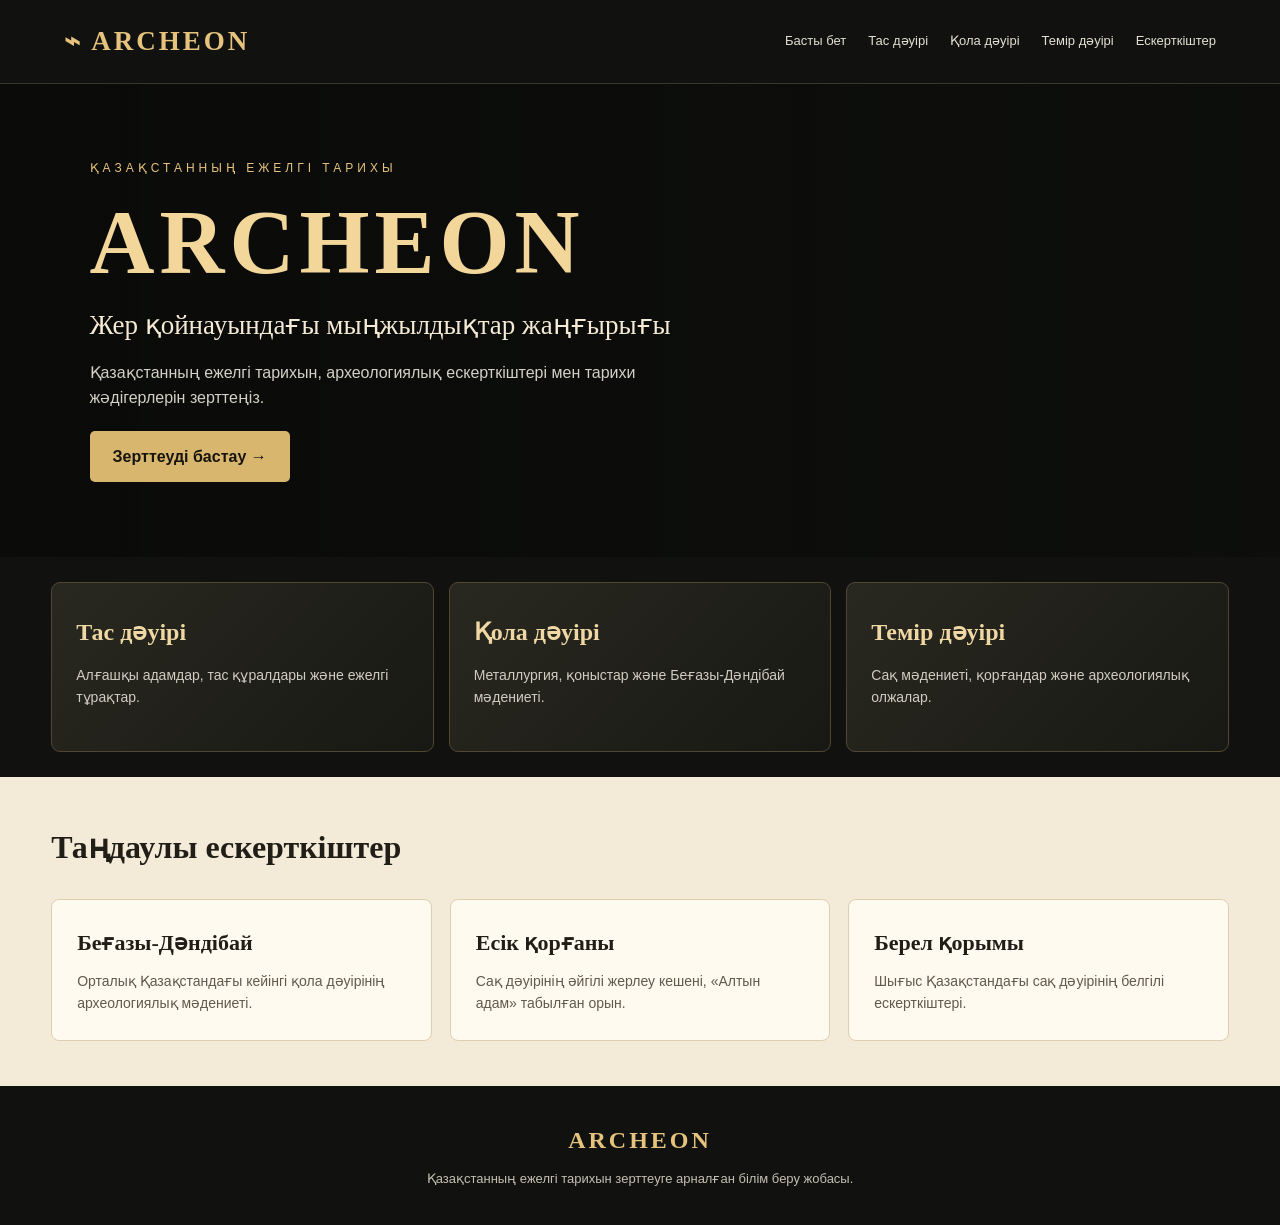
<file: index.html>
<!DOCTYPE html>
<html lang="kk">
<head>
  <meta charset="UTF-8">
  <meta name="viewport" content="width=device-width, initial-scale=1.0">
  <title>ARCHEON — Қазақстанның ежелгі тарихы</title>
  <link rel="stylesheet" href="style.css">
</head>
<body>

<header>
  <a class="logo" href="#home">⌁ ARCHEON</a>
  <nav>
    <a href="#home">Басты бет</a>
    <a href="#stone">Тас дәуірі</a>
    <a href="#bronze">Қола дәуірі</a>
    <a href="#iron">Темір дәуірі</a>
    <a href="#sites">Ескерткіштер</a>
  </nav>
</header>

<section class="hero" id="home">
  <p class="eyebrow">ҚАЗАҚСТАННЫҢ ЕЖЕЛГІ ТАРИХЫ</p>
  <h1>ARCHEON</h1>
  <h2>Жер қойнауындағы мыңжылдықтар жаңғырығы</h2>
  <p>Қазақстанның ежелгі тарихын, археологиялық ескерткіштері мен тарихи жәдігерлерін зерттеңіз.</p>
  <a class="btn" href="explore.html">Зерттеуді бастау →</a>
</section>

<section class="periods" id="periods">
  <article class="card" id="stone">
    <h2>Тас дәуірі</h2>
    <p>Алғашқы адамдар, тас құралдары және ежелгі тұрақтар.</p>
  </article>

  <article class="card" id="bronze">
    <h2>Қола дәуірі</h2>
    <p>Металлургия, қоныстар және Беғазы-Дәндібай мәдениеті.</p>
  </article>

  <article class="card" id="iron">
    <h2>Темір дәуірі</h2>
    <p>Сақ мәдениеті, қорғандар және археологиялық олжалар.</p>
  </article>
</section>

<section class="sites" id="sites">
  <h2>Таңдаулы ескерткіштер</h2>
  <div class="site-grid">
    <article>
      <h3>Беғазы-Дәндібай</h3>
      <p>Орталық Қазақстандағы кейінгі қола дәуірінің археологиялық мәдениеті.</p>
    </article>
    <article>
      <h3>Есік қорғаны</h3>
      <p>Сақ дәуірінің әйгілі жерлеу кешені, «Алтын адам» табылған орын.</p>
    </article>
    <article>
      <h3>Берел қорымы</h3>
      <p>Шығыс Қазақстандағы сақ дәуірінің белгілі ескерткіштері.</p>
    </article>
  </div>
</section>

<footer>
  <h2>ARCHEON</h2>
  <p>Қазақстанның ежелгі тарихын зерттеуге арналған білім беру жобасы.</p>
</footer>

</body>
</html>
</file>
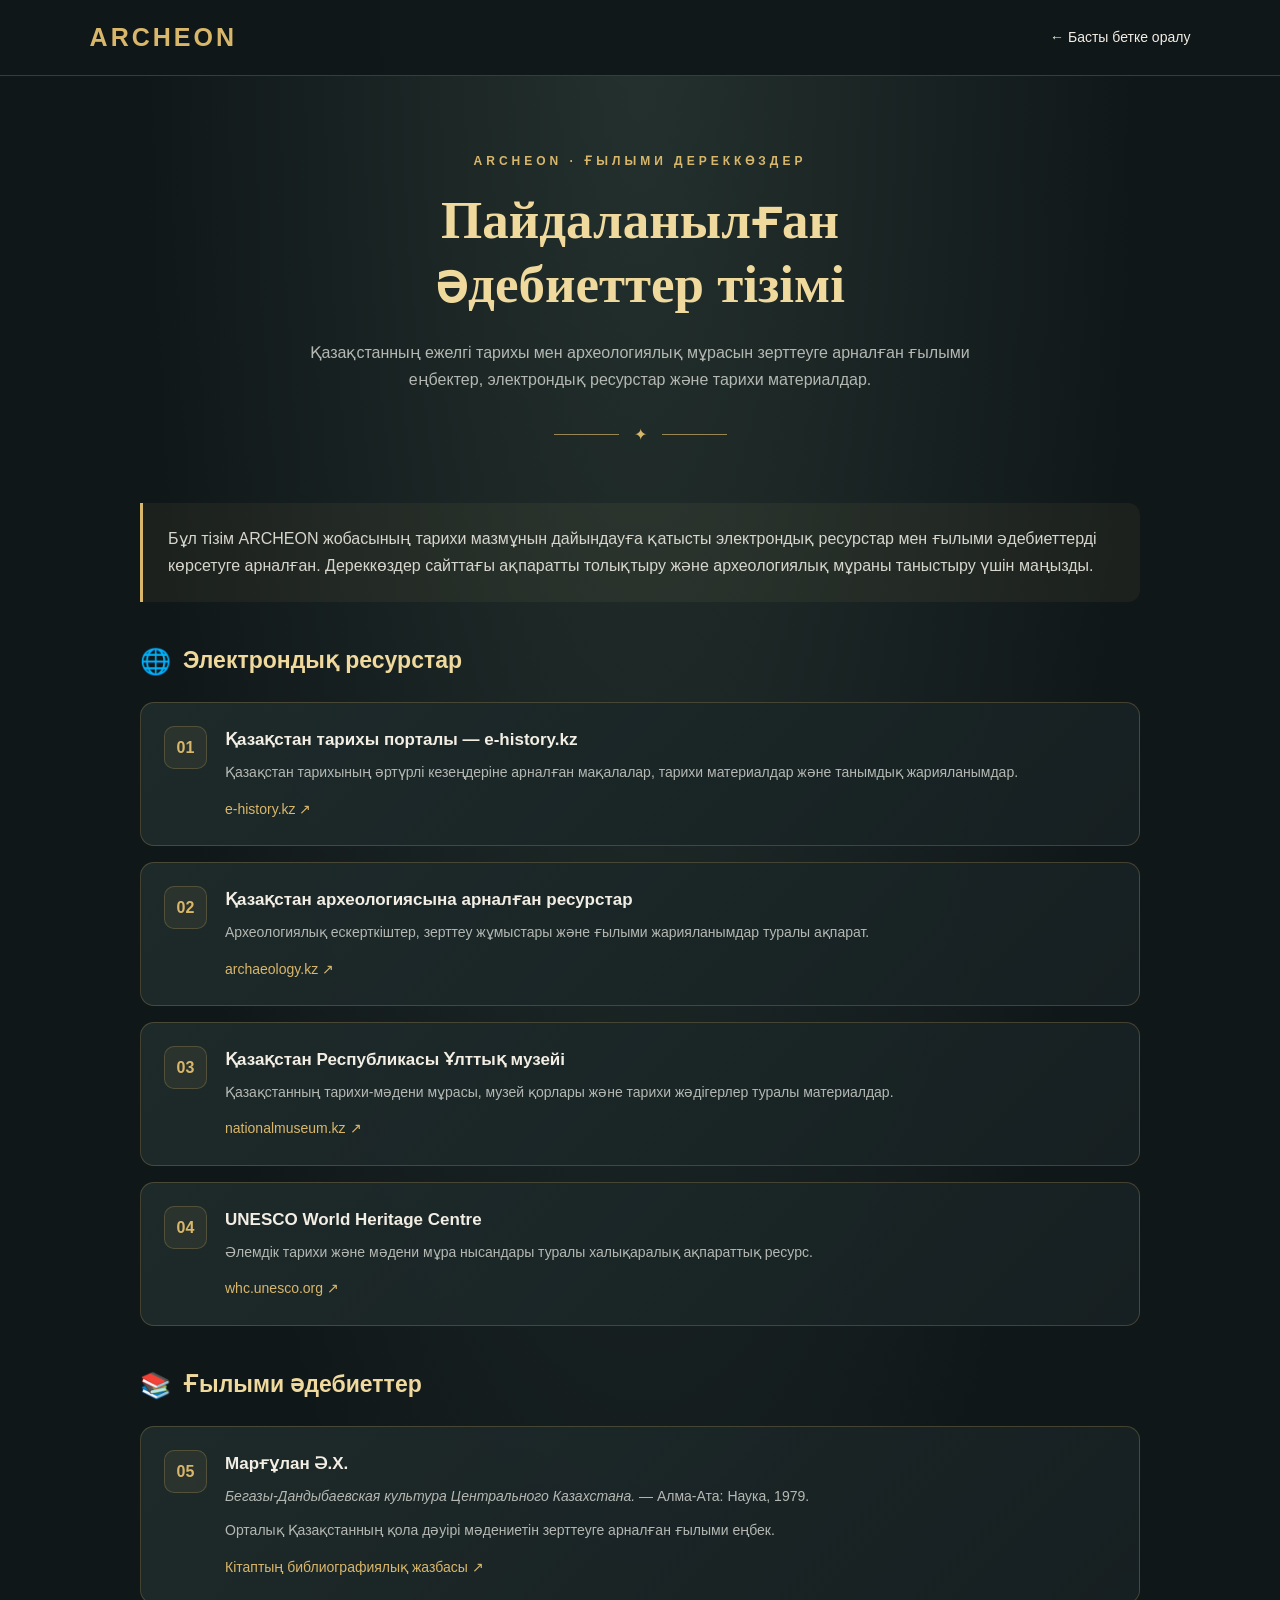
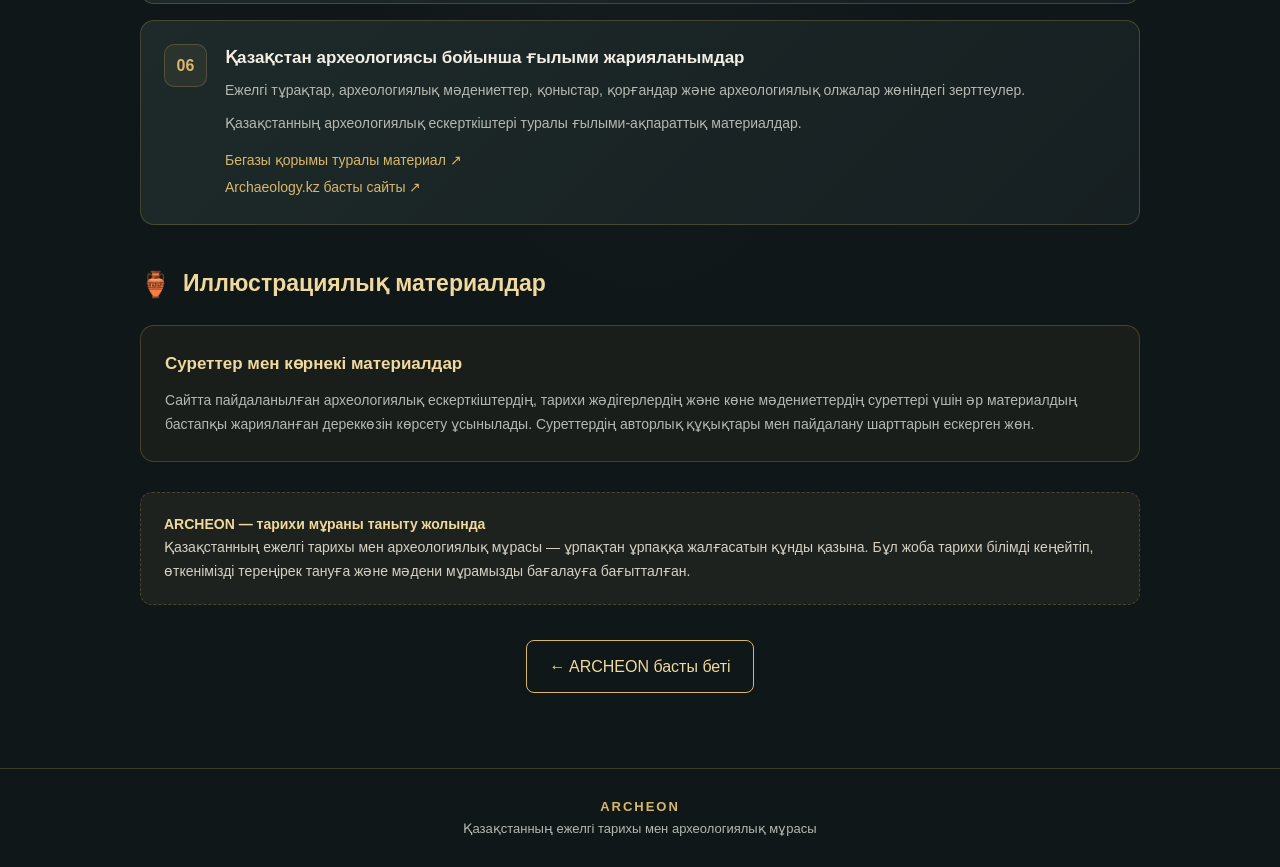
<file: adebietter.html>
<!DOCTYPE html>
<html lang="kk">
<head>
  <meta charset="UTF-8">
  <meta name="viewport" content="width=device-width, initial-scale=1.0">
  <meta name="description" content="ARCHEON жобасында пайдаланылған Қазақстан тарихы мен археологияға қатысты әдебиеттер және электрондық ресурстар.">
  <title>Пайдаланылған әдебиеттер | ARCHEON</title>

  <style>
    * {
      margin: 0;
      padding: 0;
      box-sizing: border-box;
    }

    :root {
      --bg: #101719;
      --panel: #192224;
      --gold: #d9b76a;
      --gold-light: #f0d99c;
      --text: #f2eee4;
      --muted: #b5b8b2;
      --border: rgba(217, 183, 106, 0.23);
    }

    html {
      scroll-behavior: smooth;
    }

    body {
      font-family: "Segoe UI", Arial, sans-serif;
      background:
        radial-gradient(ellipse at top, #24312e 0%, transparent 55%),
        var(--bg);
      color: var(--text);
      line-height: 1.7;
      min-height: 100vh;
    }

    a {
      color: inherit;
      text-decoration: none;
    }

    .navbar {
      min-height: 76px;
      padding: 16px 7%;
      display: flex;
      align-items: center;
      justify-content: space-between;
      gap: 20px;
      border-bottom: 1px solid var(--border);
      background: rgba(16, 23, 25, 0.93);
    }

    .logo {
      color: var(--gold);
      font-size: 25px;
      font-weight: 800;
      letter-spacing: 3px;
    }

    .nav-link {
      color: var(--text);
      font-size: 14px;
      transition: color 0.25s;
    }

    .nav-link:hover {
      color: var(--gold);
    }

    .hero {
      max-width: 1050px;
      margin: auto;
      padding: 75px 24px 55px;
      text-align: center;
    }

    .eyebrow {
      color: var(--gold);
      letter-spacing: 4px;
      font-size: 12px;
      font-weight: 700;
      margin-bottom: 18px;
    }

    .hero h1 {
      font-family: Georgia, "Times New Roman", serif;
      font-size: clamp(32px, 5vw, 53px);
      line-height: 1.2;
      color: var(--gold-light);
      margin-bottom: 22px;
    }

    .hero p {
      max-width: 700px;
      margin: auto;
      color: var(--muted);
      font-size: 16px;
    }

    .ornament {
      display: flex;
      align-items: center;
      justify-content: center;
      gap: 15px;
      margin: 28px auto 0;
      color: var(--gold);
    }

    .ornament::before,
    .ornament::after {
      content: "";
      width: 65px;
      height: 1px;
      background: var(--gold);
      opacity: 0.65;
    }

    .container {
      width: min(1000px, 90%);
      margin: 0 auto 75px;
    }

    .intro {
      padding: 22px 25px;
      border-left: 3px solid var(--gold);
      background: rgba(217, 183, 106, 0.06);
      border-radius: 0 12px 12px 0;
      color: #d6d6cd;
      margin-bottom: 38px;
    }

    .section-title {
      display: flex;
      align-items: center;
      gap: 12px;
      color: var(--gold-light);
      font-size: 23px;
      margin: 38px 0 20px;
    }

    .section-title span {
      font-size: 25px;
    }

    .source-list {
      display: grid;
      gap: 16px;
    }

    .source-card {
      display: flex;
      align-items: flex-start;
      gap: 18px;
      padding: 23px;
      background: linear-gradient(
        135deg,
        rgba(31, 43, 43, 0.97),
        rgba(23, 32, 34, 0.97)
      );
      border: 1px solid var(--border);
      border-radius: 14px;
      transition:
        transform 0.25s,
        border-color 0.25s,
        box-shadow 0.25s;
    }

    .source-card:hover {
      transform: translateY(-3px);
      border-color: rgba(217, 183, 106, 0.7);
      box-shadow: 0 10px 30px rgba(0, 0, 0, 0.18);
    }

    .source-number {
      min-width: 43px;
      height: 43px;
      display: grid;
      place-items: center;
      border: 1px solid var(--border);
      border-radius: 10px;
      color: var(--gold);
      font-weight: 800;
      background: rgba(217, 183, 106, 0.07);
    }

    .source-content {
      flex: 1;
      min-width: 0;
    }

    .source-content h3 {
      font-size: 17px;
      margin-bottom: 6px;
      color: var(--text);
    }

    .source-content p {
      color: var(--muted);
      font-size: 14px;
      margin-bottom: 10px;
    }

    .source-url {
      display: inline-block;
      color: var(--gold);
      font-size: 14px;
      overflow-wrap: anywhere;
      transition: color 0.2s;
    }

    .source-url:hover {
      color: var(--gold-light);
      text-decoration: underline;
    }

    .book-note {
      border: 1px solid var(--border);
      background: rgba(217, 183, 106, 0.045);
      border-radius: 14px;
      padding: 24px;
      margin-top: 18px;
    }

    .book-note h3 {
      color: var(--gold-light);
      margin-bottom: 10px;
      font-size: 17px;
    }

    .book-note p {
      color: var(--muted);
      font-size: 14px;
    }

    .notice {
      margin-top: 30px;
      padding: 20px 23px;
      background: rgba(217, 183, 106, 0.07);
      border: 1px dashed var(--border);
      border-radius: 12px;
      color: #d5d0c2;
      font-size: 14px;
    }

    .notice strong {
      color: var(--gold-light);
    }

    .back-button {
      display: inline-flex;
      align-items: center;
      justify-content: center;
      gap: 9px;
      margin-top: 35px;
      padding: 12px 22px;
      border: 1px solid var(--gold);
      border-radius: 8px;
      color: var(--gold-light);
      transition: all 0.25s;
    }

    .back-button:hover {
      background: var(--gold);
      color: #111817;
    }

    .footer {
      padding: 27px 20px;
      text-align: center;
      border-top: 1px solid var(--border);
      color: var(--muted);
      font-size: 13px;
    }

    .footer strong {
      color: var(--gold);
      letter-spacing: 2px;
    }

    @media (max-width: 600px) {
      .navbar {
        padding: 15px 5%;
      }

      .logo {
        font-size: 21px;
      }

      .hero {
        padding: 55px 20px 38px;
      }

      .container {
        width: 92%;
      }

      .source-card {
        padding: 17px;
        gap: 12px;
      }

      .source-number {
        min-width: 35px;
        height: 35px;
        font-size: 13px;
      }

      .source-content h3 {
        font-size: 15px;
      }

      .section-title {
        font-size: 20px;
      }
    }

    @media print {
      body {
        background: white;
        color: #222;
      }

      .navbar,
      .back-button {
        display: none;
      }

      .hero h1,
      .section-title,
      .source-content h3,
      .source-url {
        color: #222;
      }

      .hero p,
      .source-content p,
      .footer {
        color: #444;
      }

      .source-card,
      .book-note,
      .intro,
      .notice {
        background: white;
        border: 1px solid #ccc;
        break-inside: avoid;
      }
    }
  </style>
</head>

<body>

  <header class="navbar">
    <a class="logo" href="index.html">ARCHEON</a>
    <a class="nav-link" href="index.html">← Басты бетке оралу</a>
  </header>

  <main>
    <section class="hero">
      <div class="eyebrow">ARCHEON · ҒЫЛЫМИ ДЕРЕККӨЗДЕР</div>

      <h1>Пайдаланылған<br>әдебиеттер тізімі</h1>

      <p>
        Қазақстанның ежелгі тарихы мен археологиялық мұрасын
        зерттеуге арналған ғылыми еңбектер, электрондық ресурстар
        және тарихи материалдар.
      </p>

      <div class="ornament">✦</div>
    </section>

    <section class="container">

      <div class="intro">
        Бұл тізім ARCHEON жобасының тарихи мазмұнын дайындауға
        қатысты электрондық ресурстар мен ғылыми әдебиеттерді
        көрсетуге арналған. Дереккөздер сайттағы ақпаратты
        толықтыру және археологиялық мұраны таныстыру үшін маңызды.
      </div>

      <h2 class="section-title">
        <span>🌐</span> Электрондық ресурстар
      </h2>

      <div class="source-list">

        <article class="source-card">
          <div class="source-number">01</div>
          <div class="source-content">
            <h3>Қазақстан тарихы порталы — e-history.kz</h3>
            <p>
              Қазақстан тарихының әртүрлі кезеңдеріне арналған
              мақалалар, тарихи материалдар және танымдық жарияланымдар.
            </p>
            <a class="source-url"
               href="https://e-history.kz/"
               target="_blank"
               rel="noopener noreferrer">
              e-history.kz ↗
            </a>
          </div>
        </article>

        <article class="source-card">
          <div class="source-number">02</div>
          <div class="source-content">
            <h3>Қазақстан археологиясына арналған ресурстар</h3>
            <p>
              Археологиялық ескерткіштер, зерттеу жұмыстары
              және ғылыми жарияланымдар туралы ақпарат.
            </p>
            <a class="source-url"
               href="https://archaeology.kz/"
               target="_blank"
               rel="noopener noreferrer">
              archaeology.kz ↗
            </a>
          </div>
        </article>

        <article class="source-card">
          <div class="source-number">03</div>
          <div class="source-content">
            <h3>Қазақстан Республикасы Ұлттық музейі</h3>
            <p>
              Қазақстанның тарихи-мәдени мұрасы, музей қорлары
              және тарихи жәдігерлер туралы материалдар.
            </p>
            <a class="source-url"
               href="https://nationalmuseum.kz/"
               target="_blank"
               rel="noopener noreferrer">
              nationalmuseum.kz ↗
            </a>
          </div>
        </article>

        <article class="source-card">
          <div class="source-number">04</div>
          <div class="source-content">
            <h3>UNESCO World Heritage Centre</h3>
            <p>
              Әлемдік тарихи және мәдени мұра нысандары туралы
              халықаралық ақпараттық ресурс.
            </p>
            <a class="source-url"
               href="https://whc.unesco.org/"
               target="_blank"
               rel="noopener noreferrer">
              whc.unesco.org ↗
            </a>
          </div>
        </article>

      </div>

      <h2 class="section-title">
        <span>📚</span> Ғылыми әдебиеттер
      </h2>

      <div class="source-list">

        
<!-- 05. ҒЫЛЫМИ ЕҢБЕК -->
<article class="source-card">
  <div class="source-number">05</div>

  <div class="source-content">
    <h3>Марғұлан Ә.Х.</h3>

    <p>
      <em>Бегазы-Дандыбаевская культура Центрального Казахстана.</em>
      — Алма-Ата: Наука, 1979.
    </p>

    <p>
      Орталық Қазақстанның қола дәуірі мәдениетін зерттеуге
      арналған ғылыми еңбек.
    </p>

    <a
      class="source-url"
      href="https://armunicat.nla.am/bib/998953"
      target="_blank"
      rel="noopener noreferrer"
    >
      Кітаптың библиографиялық жазбасы ↗
    </a>
  </div>
</article>

<!-- 06. АРХЕОЛОГИЯЛЫҚ ЖАРИЯЛАНЫМДАР -->
<article class="source-card">
  <div class="source-number">06</div>

  <div class="source-content">
    <h3>Қазақстан археологиясы бойынша ғылыми жарияланымдар</h3>

    <p>
      Ежелгі тұрақтар, археологиялық мәдениеттер, қоныстар,
      қорғандар және археологиялық олжалар жөніндегі зерттеулер.
    </p>

    <p>
      Қазақстанның археологиялық ескерткіштері туралы
      ғылыми-ақпараттық материалдар.
    </p>

    <a
      class="source-url"
      href="https://archaeology.kz/ru/heritages/112-begazy-qorymy"
      target="_blank"
      rel="noopener noreferrer"
    >
      Бегазы қорымы туралы материал ↗
    </a>

    <br>

    <a
      class="source-url"
      href="https://archaeology.kz/"
      target="_blank"
      rel="noopener noreferrer"
    >
      Archaeology.kz басты сайты ↗
    </a>
  </div>
</article>

      </div>

      <h2 class="section-title">
        <span>🏺</span> Иллюстрациялық материалдар
      </h2>

      <div class="book-note">
        <h3>Суреттер мен көрнекі материалдар</h3>
        <p>
          Сайтта пайдаланылған археологиялық ескерткіштердің,
          тарихи жәдігерлердің және көне мәдениеттердің суреттері
          үшін әр материалдың бастапқы жарияланған дереккөзін
          көрсету ұсынылады. Суреттердің авторлық құқықтары мен
          пайдалану шарттарын ескерген жөн.
        </p>
      </div>

      
<div class="notice">
  <strong>ARCHEON — тарихи мұраны таныту жолында</strong>
  <p>
    Қазақстанның ежелгі тарихы мен археологиялық мұрасы —
    ұрпақтан ұрпаққа жалғасатын құнды қазына.
    Бұл жоба тарихи білімді кеңейтіп, өткенімізді тереңірек
    тануға және мәдени мұрамызды бағалауға бағытталған.
  </p>
</div>


      <div style="text-align:center">
        <a class="back-button" href="index.html">
          ← ARCHEON басты беті
        </a>
      </div>

    </section>
  </main>

  <footer class="footer">
    <strong>ARCHEON</strong>
    <p>Қазақстанның ежелгі тарихы мен археологиялық мұрасы</p>
  </footer>

</body>
</html>
</file>
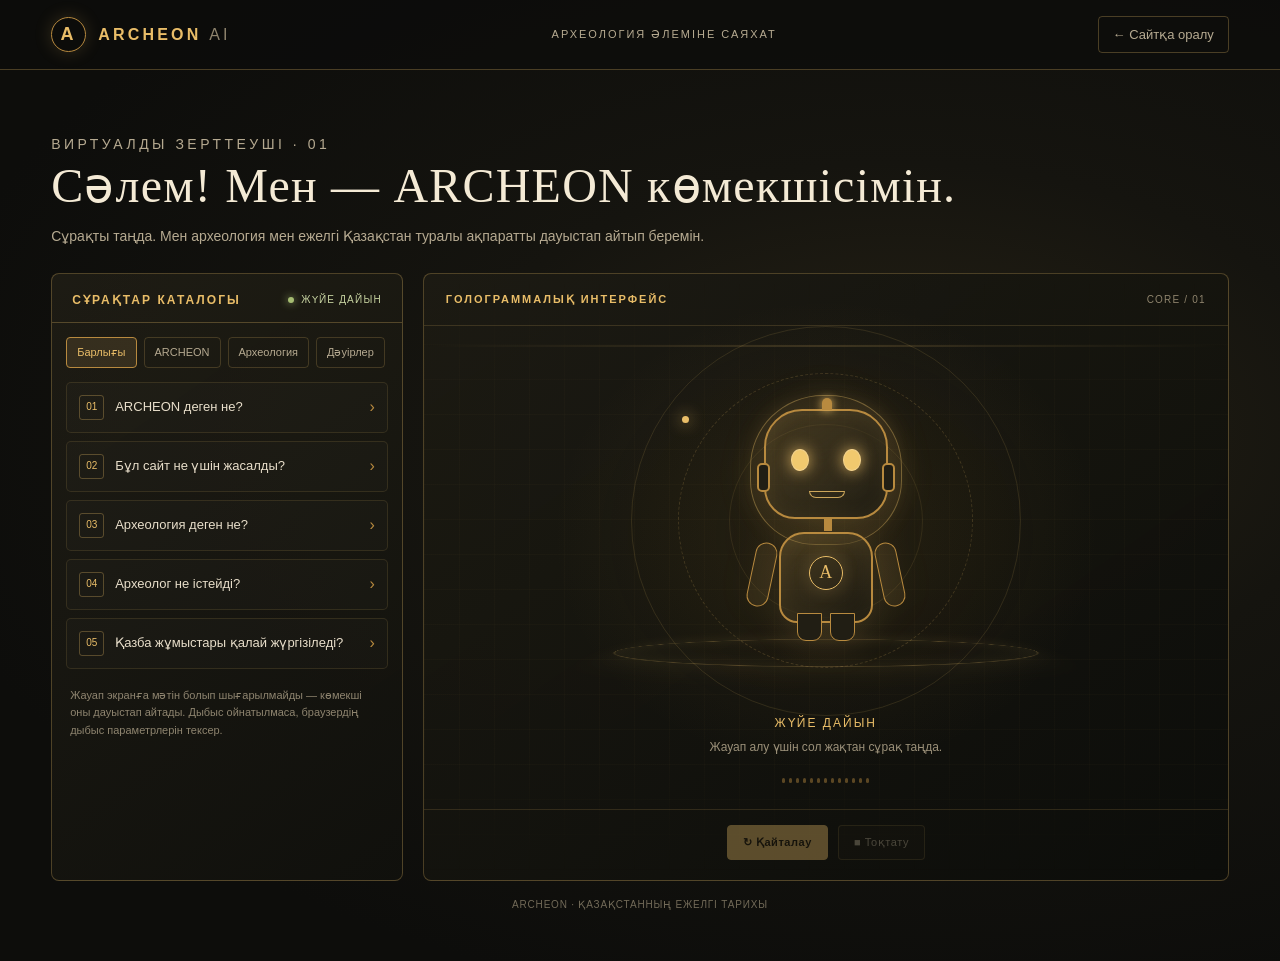
<file: ai.html>
<!DOCTYPE html>
<html lang="kk">
<head>
<meta charset="UTF-8">
<meta name="viewport" content="width=device-width, initial-scale=1.0">
<meta name="theme-color" content="#10100d">
<title>ARCHEON AI — Виртуалды көмекші</title>
<style>
:root{--bg:#10100d;--panel:#191811;--panel2:#201e16;--gold:#e9bd68;--gold2:#b88a3f;--muted:#b6aa91;--line:rgba(233,189,104,.28);--glow:rgba(233,189,104,.18);--text:#f4ead5}
*{box-sizing:border-box}
html{min-height:100%;background:var(--bg)}
body{margin:0;min-height:100vh;background:radial-gradient(ellipse at 70% 45%,#272215 0%,#15140f 36%,#0d0d0b 78%);color:var(--text);font-family:Inter,Segoe UI,Arial,sans-serif}
button{font:inherit}
.topbar{height:70px;padding:0 clamp(18px,4vw,54px);display:flex;align-items:center;justify-content:space-between;border-bottom:1px solid var(--line);background:rgba(12,12,10,.7)}
.brand{display:flex;align-items:center;gap:12px;letter-spacing:.2em;font-weight:800;color:var(--gold)}
.brand-mark{width:35px;height:35px;border:1px solid var(--gold2);border-radius:50%;display:grid;place-items:center;box-shadow:0 0 18px var(--glow);font-size:18px}
.top-label{font-size:11px;letter-spacing:.18em;color:var(--muted);text-transform:uppercase}
.back{color:var(--muted);text-decoration:none;font-size:13px;border:1px solid var(--line);padding:10px 14px;border-radius:4px;transition:.2s}
.back:hover{color:var(--gold);border-color:var(--gold)}
main{width:min(1440px,100%);margin:0 auto;padding:clamp(22px,4vw,52px)}
.intro{margin-bottom:24px}
.eyebrow{color:var(--gold2);font-size:11px;letter-spacing:.25em;text-transform:uppercase;margin:0 0 10px}
h1{font-family:Georgia,serif;font-weight:500;font-size:clamp(29px,4vw,48px);margin:0;letter-spacing:.025em}
.intro p{color:var(--muted);max-width:690px;font-size:14px;line-height:1.7;margin:12px 0 0}
.workspace{display:grid;grid-template-columns:minmax(270px, .72fr) minmax(0,1.65fr);gap:20px;min-height:590px}
.questions-panel,.holo-panel{border:1px solid var(--line);background:linear-gradient(145deg,rgba(31,29,21,.94),rgba(17,17,13,.95));border-radius:8px;overflow:hidden;min-width:0}
.panel-head{padding:19px 20px 15px;border-bottom:1px solid var(--line);display:flex;align-items:center;justify-content:space-between;gap:10px}
.panel-head h2{font-size:12px;letter-spacing:.17em;text-transform:uppercase;font-weight:700;color:var(--gold);margin:0}
.online{font-size:10px;letter-spacing:.12em;color:#c6d2a0;display:flex;align-items:center;gap:7px;white-space:nowrap}
.online:before{content:"";width:6px;height:6px;background:#a6bd72;border-radius:50%;box-shadow:0 0 9px #a6bd72}
.category-wrap{padding:14px 14px 4px;display:flex;flex-wrap:wrap;gap:7px}
.category{border:1px solid rgba(233,189,104,.2);background:transparent;color:var(--muted);padding:8px 10px;border-radius:4px;font-size:11px;cursor:pointer;transition:.2s}
.category.active,.category:hover{background:rgba(233,189,104,.12);border-color:var(--gold2);color:var(--gold)}
.question-list{padding:10px 14px 18px;display:grid;gap:8px}
.question{width:100%;text-align:left;display:flex;align-items:center;gap:11px;padding:12px;border:1px solid rgba(233,189,104,.13);background:rgba(255,255,255,.015);color:#e8deca;border-radius:5px;cursor:pointer;line-height:1.4;font-size:13px;transition:transform .18s,border-color .18s,background .18s}
.question:hover,.question.selected{border-color:var(--gold2);background:rgba(233,189,104,.085);transform:translateX(2px)}
.q-num{flex:0 0 25px;width:25px;height:25px;display:grid;place-items:center;border:1px solid rgba(233,189,104,.3);color:var(--gold);font-size:10px;border-radius:3px}
.q-arrow{margin-left:auto;color:var(--gold2);font-size:16px}
.panel-note{padding:0 18px 17px;color:#8e846f;font-size:11px;line-height:1.6}
.holo-panel{position:relative;display:flex;flex-direction:column;min-height:590px;background:radial-gradient(ellipse at 50% 43%,rgba(164,119,39,.12),transparent 48%),linear-gradient(145deg,rgba(29,27,19,.93),rgba(12,13,10,.98))}
.holo-panel:before{content:"";position:absolute;inset:0;pointer-events:none;background-image:linear-gradient(rgba(233,189,104,.025) 1px,transparent 1px),linear-gradient(90deg,rgba(233,189,104,.025) 1px,transparent 1px);background-size:35px 35px;mask-image:linear-gradient(transparent,#000 20%,#000 80%,transparent)}
.holo-top{z-index:1;display:flex;align-items:center;justify-content:space-between;padding:19px 22px;border-bottom:1px solid rgba(233,189,104,.16)}
.holo-top strong{font-size:11px;letter-spacing:.18em;color:var(--gold);font-weight:600}
.holo-top span{font-size:10px;letter-spacing:.12em;color:#8f846d}
.holo-stage{position:relative;z-index:1;flex:1;min-height:390px;display:flex;align-items:center;justify-content:center;overflow:hidden}
.orbit{position:absolute;width:min(66%,390px);aspect-ratio:1;border:1px solid rgba(233,189,104,.13);border-radius:50%;animation:orbit 22s linear infinite}
.orbit:before,.orbit:after{content:"";position:absolute;border:1px dashed rgba(233,189,104,.18);border-radius:50%;inset:12%}
.orbit:after{inset:25%;border-style:solid;opacity:.55}
.orbit-dot{position:absolute;left:13%;top:23%;width:7px;height:7px;border-radius:50%;background:var(--gold);box-shadow:0 0 15px var(--gold)}
.holo-floor{position:absolute;bottom:35px;width:min(70%,420px);height:60px;border:1px solid rgba(233,189,104,.3);border-radius:50%;transform:perspective(180px) rotateX(63deg);box-shadow:0 0 35px rgba(233,189,104,.09),inset 0 0 30px rgba(233,189,104,.08)}
.robot{position:relative;width:210px;height:260px;z-index:2;filter:drop-shadow(0 0 17px rgba(233,189,104,.2));animation:float 4s ease-in-out infinite}
.robot-halo{position:absolute;left:29px;top:4px;width:152px;height:150px;border:1px solid rgba(233,189,104,.4);border-radius:48% 48% 43% 43%;box-shadow:inset 0 0 25px rgba(233,189,104,.1),0 0 25px rgba(233,189,104,.07)}
.robot-head{position:absolute;top:18px;left:43px;width:124px;height:110px;border:2px solid var(--gold2);border-radius:38px 38px 31px 31px;background:linear-gradient(140deg,rgba(233,189,104,.13),rgba(26,25,18,.92));box-shadow:inset 0 0 20px rgba(233,189,104,.09),0 0 24px rgba(233,189,104,.1)}
.robot-head:before{content:"";position:absolute;top:-13px;left:56px;width:10px;height:12px;background:var(--gold2);border-radius:8px 8px 0 0;box-shadow:0 0 10px var(--gold)}
.robot-head:after{content:"";position:absolute;left:58px;bottom:-14px;width:8px;height:12px;background:var(--gold2)}
.robot-ear{position:absolute;top:52px;width:13px;height:29px;border:2px solid var(--gold2);border-radius:5px;background:#211e14}.robot-ear.left{left:-9px}.robot-ear.right{right:-9px}
.eyes{position:absolute;left:25px;right:25px;top:38px;display:flex;justify-content:space-between}
.eye{width:18px;height:22px;border:1px solid #f5d48e;border-radius:50%;background:#f1c96e;box-shadow:0 0 15px rgba(233,189,104,.9);animation:blink 5s infinite}
.robot-mouth{position:absolute;bottom:19px;left:43px;width:36px;height:7px;border:1px solid var(--gold);border-radius:0 0 10px 10px;opacity:.85}
.robot-body{position:absolute;top:141px;left:58px;width:94px;height:91px;border:2px solid var(--gold2);border-radius:25px 25px 18px 18px;background:linear-gradient(145deg,rgba(233,189,104,.12),rgba(23,22,16,.94));box-shadow:inset 0 0 22px rgba(233,189,104,.09)}
.chest-core{position:absolute;left:28px;top:22px;width:34px;height:34px;border:1px solid var(--gold);border-radius:50%;display:grid;place-items:center;box-shadow:0 0 17px rgba(233,189,104,.2)}
.chest-core:after{content:"A";font-family:Georgia,serif;color:var(--gold);font-size:18px}
.robot-arm{position:absolute;top:151px;width:22px;height:65px;border:1px solid var(--gold2);border-radius:12px;background:rgba(233,189,104,.08)}.robot-arm.left{left:30px;transform:rotate(12deg)}.robot-arm.right{right:30px;transform:rotate(-12deg)}
.robot-leg{position:absolute;top:222px;width:25px;height:28px;border:1px solid var(--gold2);border-radius:0 0 9px 9px;background:#211e14}.robot-leg.left{left:76px}.robot-leg.right{right:76px}
.scanline{position:absolute;z-index:3;left:0;right:0;height:2px;top:5%;background:linear-gradient(90deg,transparent,rgba(233,189,104,.5),transparent);opacity:.35;animation:scan 5s linear infinite;pointer-events:none}
.holo-status{position:relative;z-index:3;text-align:center;padding:0 18px 14px}
.status-main{color:var(--gold);font-size:12px;letter-spacing:.17em;text-transform:uppercase;margin:0 0 8px}
.status-sub{color:#9b9079;font-size:12px;line-height:1.6;margin:0;min-height:19px}
.visualizer{height:28px;display:flex;align-items:center;justify-content:center;gap:4px;margin-top:10px;opacity:.45}
.visualizer i{display:block;width:3px;height:5px;border-radius:3px;background:var(--gold2)}
.speaking .visualizer{opacity:1}.speaking .visualizer i{animation:wave .65s ease-in-out infinite alternate}.speaking .visualizer i:nth-child(2n){animation-delay:.2s}.speaking .visualizer i:nth-child(3n){animation-delay:.35s}
.speaking .robot-mouth{height:15px;animation:talk .25s infinite alternate}.speaking .eye{box-shadow:0 0 22px var(--gold)}
.controls{position:relative;z-index:2;display:flex;justify-content:center;flex-wrap:wrap;gap:10px;padding:15px 20px 20px;border-top:1px solid rgba(233,189,104,.15)}
.control{border:1px solid var(--line);background:rgba(233,189,104,.04);color:var(--muted);border-radius:4px;padding:10px 15px;cursor:pointer;font-size:11px;letter-spacing:.05em;transition:.2s}.control:hover:not(:disabled){border-color:var(--gold);color:var(--gold);background:rgba(233,189,104,.1)}.control.primary{background:var(--gold);color:#21190b;border-color:var(--gold);font-weight:700}.control:disabled{opacity:.35;cursor:not-allowed}
.footer-note{text-align:center;color:#726a58;font-size:10px;letter-spacing:.08em;padding:18px 0 0}
@keyframes float{0%,100%{transform:translateY(0)}50%{transform:translateY(-9px)}}
@keyframes orbit{to{transform:rotate(360deg)}}
@keyframes blink{0%,45%,49%,100%{transform:scaleY(1)}47%{transform:scaleY(.12)}}
@keyframes scan{0%{top:5%;opacity:0}15%{opacity:.4}85%{opacity:.4}100%{top:95%;opacity:0}}
@keyframes talk{from{transform:scaleY(.65)}to{transform:scaleY(1.35)}}
@keyframes wave{from{height:4px}to{height:24px}}
@media(max-width:850px){.workspace{grid-template-columns:1fr;min-height:0}.questions-panel{order:2}.holo-panel{order:1;min-height:540px}.holo-stage{min-height:350px}.question-list{grid-template-columns:repeat(2,minmax(0,1fr))}.panel-note{padding-top:0}}
@media(max-width:520px){.topbar{height:62px}.brand{font-size:12px;letter-spacing:.14em}.brand-mark{width:30px;height:30px}.top-label{display:none}main{padding:22px 13px}.holo-panel{min-height:485px}.holo-stage{min-height:310px}.robot{transform:scale(.85);margin-top:-8px}.question-list{grid-template-columns:1fr}.panel-head{padding:16px}.category-wrap{padding-inline:12px}.controls{gap:7px}.control{padding:10px 12px}}
@media(prefers-reduced-motion:reduce){*,*::before,*::after{animation-duration:.01ms!important;animation-iteration-count:1!important;scroll-behavior:auto!important}}
</style>
</head>
<body>
<header class="topbar">
  <div class="brand"><span class="brand-mark">A</span><span>ARCHEON <span style="color:#8f846d;font-weight:400">AI</span></span></div>
  <div class="top-label">Археология әлеміне саяхат</div>
  <a class="back" href="explore.html">← Сайтқа оралу</a>
</header>
<main>
  <section class="intro">
    <p class="eyebrow">Виртуалды зерттеуші · 01</p>
    <h1>Сәлем! Мен — ARCHEON көмекшісімін.</h1>
    <p>Сұрақты таңда. Мен археология мен ежелгі Қазақстан туралы ақпаратты дауыстап айтып беремін.</p>
  </section>
  <section class="workspace" aria-label="Виртуалды көмекші">
    <aside class="questions-panel">
      <div class="panel-head"><h2>Сұрақтар каталогы</h2><span class="online">ЖҮЙЕ ДАЙЫН</span></div>
      <div class="category-wrap" role="tablist" aria-label="Сұрақ санаттары">
        <button class="category active" data-category="all" role="tab" aria-selected="true">Барлығы</button>
        <button class="category" data-category="site" role="tab" aria-selected="false">ARCHEON</button>
        <button class="category" data-category="arch" role="tab" aria-selected="false">Археология</button>
        <button class="category" data-category="eras" role="tab" aria-selected="false">Дәуірлер</button>
      </div>
      <div class="question-list" id="questionList">
        <button class="question" data-id="archeon" data-category="site"><span class="q-num">01</span><span>ARCHEON деген не?</span><span class="q-arrow">›</span></button>
        <button class="question" data-id="maksat" data-category="site"><span class="q-num">02</span><span>Бұл сайт не үшін жасалды?</span><span class="q-arrow">›</span></button>
        <button class="question" data-id="arheologia" data-category="arch"><span class="q-num">03</span><span>Археология деген не?</span><span class="q-arrow">›</span></button>
        <button class="question" data-id="arheolog" data-category="arch"><span class="q-num">04</span><span>Археолог не істейді?</span><span class="q-arrow">›</span></button>
        <button class="question" data-id="kazba" data-category="arch"><span class="q-num">05</span><span>Қазба жұмыстары қалай жүргізіледі?</span><span class="q-arrow">›</span></button>
      </div>
      <div class="panel-note">Жауап экранға мәтін болып шығарылмайды — көмекші оны дауыстап айтады. Дыбыс ойнатылмаса, браузердің дыбыс параметрлерін тексер.</div>
    </aside>
    <section class="holo-panel" id="holoPanel" aria-label="ARCHEON голограммасы">
      <div class="holo-top"><strong>ГОЛОГРАММАЛЫҚ ИНТЕРФЕЙС</strong><span>CORE / 01</span></div>
      <div class="holo-stage">
        <div class="orbit"><span class="orbit-dot"></span></div>
        <div class="holo-floor"></div>
        <div class="scanline"></div>
        <div class="robot" aria-hidden="true">
          <div class="robot-halo"></div>
          <div class="robot-head"><span class="robot-ear left"></span><span class="robot-ear right"></span><div class="eyes"><span class="eye"></span><span class="eye"></span></div><span class="robot-mouth"></span></div>
          <div class="robot-body"><span class="chest-core"></span></div>
          <span class="robot-arm left"></span><span class="robot-arm right"></span><span class="robot-leg left"></span><span class="robot-leg right"></span>
        </div>
      </div>
      <div class="holo-status" aria-live="polite">
        <p class="status-main" id="statusMain">ЖҮЙЕ ДАЙЫН</p>
        <p class="status-sub" id="statusSub">Жауап алу үшін сол жақтан сұрақ таңда.</p>
        <div class="visualizer" aria-hidden="true"><i></i><i></i><i></i><i></i><i></i><i></i><i></i><i></i><i></i><i></i><i></i><i></i><i></i></div>
      </div>
      <div class="controls">
        <button class="control primary" id="repeatBtn" disabled>↻ Қайталау</button>
        <button class="control" id="stopBtn" disabled>■ Тоқтату</button>
      </div>
    </section>
  </section>
  <div class="footer-note">ARCHEON · ҚАЗАҚСТАННЫҢ ЕЖЕЛГІ ТАРИХЫ</div>
</main>
<script>
(() => {
  'use strict';
  const audioAnswers = {
    archeon: 'archeon.mp3',
    maksat: 'maksat.mp3',
    arheologia: 'arheologia.mp3',
    arheolog: 'arheolog.mp3',
    kazba: 'kazba.mp3'
  };
  const spokenAnswers = {
    tas: 'Тас дәуірі — адамзат тарихындағы ең ұзақ кезең. Бұл уақытта адамдар негізінен тастан жасалған құралдарды пайдаланды. Тас дәуірі палеолит, мезолит және неолит кезеңдеріне бөлінеді.',
    kola: 'Қола дәуірінде адамдар мыс пен қалайының қорытпасы — қоладан еңбек құралдары мен қару жасай бастады. Қазақстан аумағында мал шаруашылығы, металл өңдеу және қоныстар мәдениеті дамыды. Беғазы-Дәндібай мәдениеті Орталық Қазақстанның маңызды археологиялық ескерткіштерінің бірі.',
    temir: 'Темір дәуірінде темірден құрал жасау кең тарады. Қазақстан даласында көшпелі мал шаруашылығы дамып, сақ сияқты тайпалық бірлестіктер тарих сахнасына шықты. Қорғандар мен олардан табылған бұйымдар сол кезеңнің мәдениетін зерттеуге көмектеседі.'
  };
  const questionList = document.getElementById('questionList');
  const categories = [...document.querySelectorAll('.category')];
  const panel = document.getElementById('holoPanel');
  const statusMain = document.getElementById('statusMain');
  const statusSub = document.getElementById('statusSub');
  const repeatBtn = document.getElementById('repeatBtn');
  const stopBtn = document.getElementById('stopBtn');
  let currentId = null;
  let currentAudio = null;
  let currentSpeech = '';
  let activeQuestion = null;

  function setStatus(main, sub, speaking = false) {
    statusMain.textContent = main;
    statusSub.textContent = sub;
    panel.classList.toggle('speaking', speaking);
  }
  function stopPlayback() {
    if (currentAudio) {
      currentAudio.pause();
      currentAudio.currentTime = 0;
      currentAudio.onended = null;
      currentAudio.onerror = null;
      currentAudio = null;
    }
    if ('speechSynthesis' in window) window.speechSynthesis.cancel();
    panel.classList.remove('speaking');
    stopBtn.disabled = true;
  }
  function finishPlayback() {
    panel.classList.remove('speaking');
    stopBtn.disabled = true;
    setStatus('ЖҮЙЕ ДАЙЫН', 'Басқа сұрақ таңдауға болады.');
  }
  function speakFallback(text) {
    if (!('speechSynthesis' in window)) {
      setStatus('АУДИО ҚОЛЖЕТІМСІЗ', 'Бұл браузер дауыстап оқуды қолдамайды. MP3 файлдарын тексер.');
      return;
    }
    currentSpeech = text;
    const utterance = new SpeechSynthesisUtterance(text);
    utterance.lang = 'kk-KZ';
    utterance.rate = 0.92;
    utterance.pitch = 1.0;
    utterance.onstart = () => { setStatus('ЖАУАП БЕРІП ЖАТЫР', 'ARCHEON көмекшісі сөйлеп тұр…', true); stopBtn.disabled = false; };
    utterance.onend = finishPlayback;
    utterance.onerror = () => { panel.classList.remove('speaking'); stopBtn.disabled = true; setStatus('ДАУЫС ҚАТЕСІ', 'Браузерде дыбысқа рұқсат берілгенін тексер.'); };
    window.speechSynthesis.speak(utterance);
  }
  function playQuestion(id, button) {
    stopPlayback();
    currentId = id;
    activeQuestion = button;
    document.querySelectorAll('.question').forEach(q => q.classList.toggle('selected', q === button));
    repeatBtn.disabled = false;
    setStatus('ЖАУАП ДАЙЫНДАЛУДА', 'Ақпарат жүктеліп жатыр…');
    const filename = audioAnswers[id];
    if (filename) {
      const audio = new Audio(filename);
      currentAudio = audio;
      audio.preload = 'auto';
      audio.onplay = () => { setStatus('ЖАУАП БЕРІП ЖАТЫР', 'ARCHEON көмекшісі сөйлеп тұр…', true); stopBtn.disabled = false; };
      audio.onended = finishPlayback;
      audio.onerror = () => {
        currentAudio = null;
        const fallbackText = spokenAnswers[id];
        if (fallbackText) speakFallback(fallbackText);
        else setStatus('АУДИО ТАБЫЛМАДЫ', 'audio/' + filename + ' файлын тексер.');
      };
      audio.play().catch(() => {
        currentAudio = null;
        const fallbackText = spokenAnswers[id];
        if (fallbackText) speakFallback(fallbackText);
        else setStatus('ДЫБЫСҚА РҰҚСАТ КЕРЕК', 'Сұрақты қайта басып көр.');
      });
    } else if (spokenAnswers[id]) {
      currentSpeech = spokenAnswers[id];
      speakFallback(currentSpeech);
    }
  }
  questionList.addEventListener('click', event => {
    const button = event.target.closest('.question');
    if (!button) return;
    playQuestion(button.dataset.id, button);
  });
  categories.forEach(category => category.addEventListener('click', () => {
    categories.forEach(c => { const selected = c === category; c.classList.toggle('active', selected); c.setAttribute('aria-selected', String(selected)); });
    const filter = category.dataset.category;
    document.querySelectorAll('.question').forEach(q => { q.hidden = filter !== 'all' && q.dataset.category !== filter; });
  }));
  stopBtn.addEventListener('click', () => {
    stopPlayback();
    setStatus('ТОҚТАТЫЛДЫ', 'Жалғастыру үшін сұрақты қайта таңда.');
  });
  repeatBtn.addEventListener('click', () => {
    if (currentId && activeQuestion) playQuestion(currentId, activeQuestion);
  });
  window.addEventListener('pagehide', stopPlayback);
})();
</script>
</body>
</html>
</file>
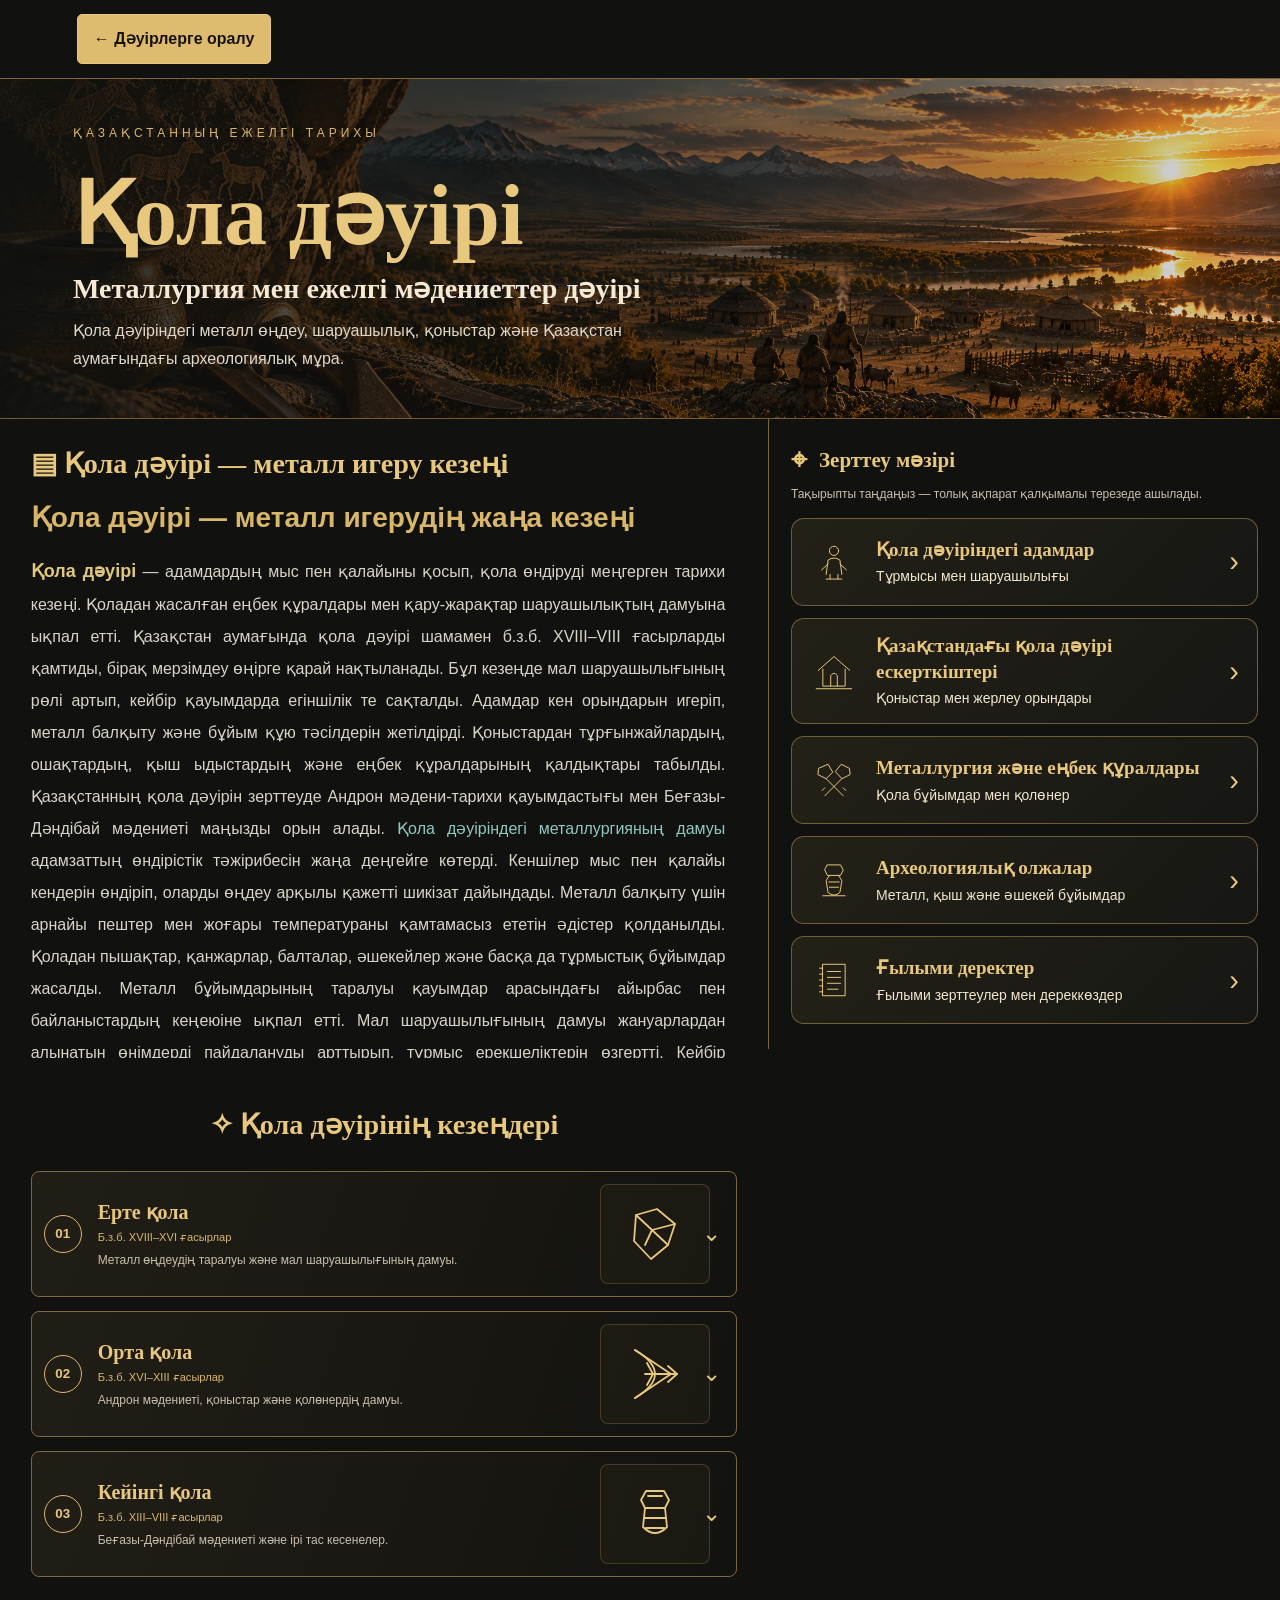
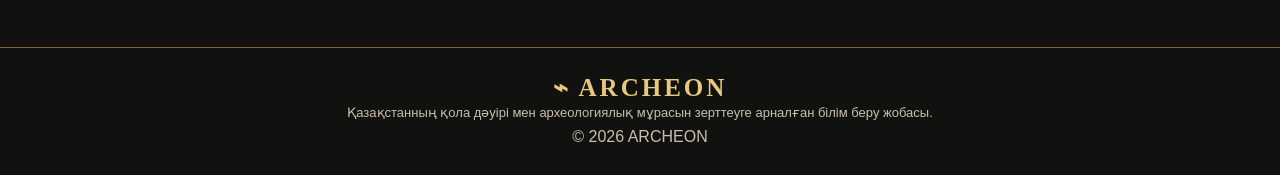
<file: bronze.html>
<!DOCTYPE html>
<html lang="kk">
<head>
  <meta charset="UTF-8">
  <meta name="viewport" content="width=device-width, initial-scale=1.0">
  <title>Қола дәуірі — ARCHEON</title>
  <link rel="stylesheet" href="style.css">

  <style>
    :root {
      --bg: #11120f;
      --panel: #191914;
      --gold: #e8c77e;
      --gold2: #d9b66d;
      --line: #80663b;
      --text: #f2e6ce;
      --muted: #c9bfad;
    }

    * { box-sizing: border-box; }
    html { scroll-behavior: smooth; }
    body { margin: 0; background: var(--bg); color: var(--text); }

    .back-row {
      padding: 14px 6%;
      border-bottom: 1px solid var(--line);
    }

    .back-button {
      display: inline-block;
      padding: 11px 16px;
      border: 1px solid var(--gold);
      border-radius: 5px;
      background: #dfbb70;
      color: #17140e;
      font-weight: 700;
      text-decoration: none;
    }

    .stone-hero {
    min-height: 300px;
    padding: 45px 5.7%;
    display: flex;
    flex-direction: column;
    align-items: flex-start;
    justify-content: center;

    background:
        linear-gradient(
            90deg,
            rgba(17, 18, 15, 0.92) 0%,
            rgba(17, 18, 15, 0.65) 42%,
            rgba(17, 18, 15, 0.12) 100%
        ),
        url("d2.png");

    background-size: cover;
    background-position: center;
    background-repeat: no-repeat;
    border-bottom: 1px solid #765b2d;
}

.stone-hero h1 {
    color: #e9bd68;
    font-family: Georgia, serif;
    font-size: clamp(48px, 5vw, 76px);
    line-height: 1.1;
}

.stone-hero h2 {
    color: #f5ead5;
    font-family: Georgia, serif;
    font-size: clamp(20px, 2.5vw, 30px);
    margin-top: 8px;
}

.stone-hero p {
    max-width: 750px;
    color: #e0d8c9;
    margin-top: 10px;
}

@media (max-width: 768px) {
    .stone-hero {
        min-height: 260px;
        padding: 35px 6%;
        background-position: center;
    }
}

    .eyebrow {
      color: var(--gold2);
      letter-spacing: 4px;
      font-size: 12px;
    }

    .stone-hero h1 {
      color: var(--gold);
      font: bold clamp(48px, 7vw, 86px)/1 Georgia, serif;
      margin: 14px 0;
    }

    .stone-hero h2 {
      font: bold clamp(20px, 2.5vw, 28px) Georgia, serif;
      margin: 0 0 12px;
    }

    .stone-hero p {
      max-width: 610px;
      line-height: 1.75;
      margin: 0;
    }

    .research-layout {
      display: grid;
      grid-template-columns: minmax(0, 6fr) minmax(285px, 4fr);
      max-width: 1600px;
      margin: auto;
      align-items: start;
    }

    .main-column {
      min-width: 0;
      padding: 30px 30px 55px 6%;
    }

    .side-column {
      min-width: 0;
      padding: 25px 6% 40px 25px;
      border-left: 1px solid var(--line);
    }

    .section-heading {
      display: flex;
      align-items: center;
      gap: 14px;
      color: var(--gold);
      font: bold clamp(23px, 2.2vw, 30px) Georgia, serif;
      margin: 0 0 18px;
    }

    .heading-icon {
      width: 32px;
      height: 32px;
      color: var(--gold2);
      flex-shrink: 0;
    }

    .overview-grid {
    max-height: 460px;
    overflow-y: auto;
    overflow-x: hidden;
    padding-right: 12px;
    scrollbar-width: thin;
    scrollbar-color: #a88443 #191914;
}

/* Chrome және Edge браузерлеріндегі сырғытпа */
.overview-grid::-webkit-scrollbar {
    width: 7px;
}

.overview-grid::-webkit-scrollbar-track {
    background: #191914;
}

.overview-grid::-webkit-scrollbar-thumb {
    background: #a88443;
    border-radius: 6px;
}

.overview-grid::-webkit-scrollbar-thumb:hover {
    background: #e9bd68;
}

.overview-text {
  width: 100%;
  max-width: none;
  color: var(--muted);
  line-height: 1.75;
  font-size: 14px;
  margin: 0;
}

    .photo-card {
      margin: 0;
      border: 1px solid var(--line);
      border-radius: 7px;
      overflow: hidden;
      background: #0c0c0a;
    }

    .photo-card img {
      display: block;
      width: 100%;
      aspect-ratio: 4 / 3;
      object-fit: cover;
    }

    .photo-card figcaption {
      padding: 9px 10px;
      color: var(--muted);
      font-size: 11px;
      line-height: 1.5;
    }

    .mini-btn {
      margin: 0 10px 10px;
      background: #302719;
      border: 1px solid var(--line);
      color: var(--gold);
      padding: 7px 10px;
      border-radius: 4px;
      cursor: pointer;
    }

    
   /* Қола дәуірінің кезеңдерін бүкіл экранның ортасына қою */
.timeline-section {
  width: 100vw;
  max-width: 100vw;
  margin-top: 32px;
  margin-left: calc((100% - 100vw) / 2);
  padding: 0 6% 30px;
  box-sizing: border-box;
}

/* Тақырыпты экранның дәл ортасына қою */
.timeline-section .section-heading {
  display: flex;
  justify-content: center;
  align-items: center;
  width: 100%;
  text-align: center;
  margin: 0 auto 24px;
}

/* Кезеңдер блогын экранның ортасына орналастыру */
.timeline-section {
  width: 100%;
  max-width: 100%;
  margin: 32px 0 0;
  padding: 0;
  box-sizing: border-box;
}

/* Тақырыпты сол жақ және оң жақ бағанды қоса,
   бүкіл экранның ортасына туралау */
.timeline-section .section-heading {
  width: 100vw;
  position: relative;
  left: 50%;
  transform: translateX(-50%);
  display: flex;
  justify-content: center;
  align-items: center;
  text-align: center;
  margin: 0 0 24px;
}

/* Карточкалар экраннан шықпасын */
.timeline-section .timeline {
  width: 100%;
  max-width: 100%;
  margin: 0 auto;
  display: grid;
  gap: 12px;
  box-sizing: border-box;
}

.timeline-section .period-card {
  width: 100%;
  max-width: 100%;
  box-sizing: border-box;
}

/* Телефонға бейімдеу */
@media (max-width: 650px) {
  .timeline-section .section-heading {
    font-size: 23px;
  }
}
.timeline {
  width: 100%;
  display: grid;
  gap: 10px;
}

    .period-card {
      border: 1px solid var(--line);
      border-radius: 8px;
      overflow: hidden;
      background: linear-gradient(110deg, #211e16, #12120f);
    }

    .period-toggle {
      display: grid;
      grid-template-columns: 48px minmax(0, 1fr) minmax(110px, 30%) 24px;
      gap: 12px;
      align-items: center;
      width: 100%;
      padding: 12px;
      text-align: left;
      background: transparent;
      color: var(--text);
      border: 0;
      cursor: pointer;
    }

    .period-num {
      width: 38px;
      height: 38px;
      display: grid;
      place-items: center;
      border: 1px solid var(--gold2);
      border-radius: 50%;
      color: var(--gold);
      font-weight: 700;
    }

    .period-copy strong {
      display: block;
      color: var(--gold);
      font: bold 20px Georgia, serif;
      margin-bottom: 5px;
    }

    .period-copy small {
      color: var(--gold2);
      display: block;
      margin-bottom: 7px;
    }

    .period-copy span {
      color: var(--muted);
      font-size: 12px;
      line-height: 1.5;
      display: block;
    }

    .period-toggle img {
      width: 100%;
      height: 100px;
      object-fit: cover;
      border-radius: 4px;
    }

    .period-chevron {
      color: var(--gold);
      font-size: 23px;
      transition: transform .2s;
    }

    .period-card.open .period-chevron { transform: rotate(180deg); }

    .period-detail {
      display: none;
      padding: 0 20px 20px 72px;
      color: var(--muted);
      line-height: 1.75;
      font-size: 14px;
    }

    .period-card.open .period-detail { display: block; }

    .period-detail h4 {
      color: var(--gold);
      margin: 14px 0 6px;
    }

    .period-detail ul { padding-left: 20px; }

    .side-title {
      display: flex;
      gap: 12px;
      align-items: center;
      color: var(--gold);
      font: bold 21px Georgia, serif;
      margin: 0 0 8px;
    }

    .side-intro {
      color: var(--muted);
      font-size: 12px;
      line-height: 1.6;
      margin: 0 0 14px;
    }

    .topic-list { display: grid; gap: 8px; }

    .topic-button {
      display: grid;
      grid-template-columns: 30px minmax(0, 1fr) 16px 70px;
      gap: 8px;
      align-items: center;
      padding: 8px;
      text-align: left;
      background: linear-gradient(100deg, #211e16, #141410);
      border: 1px solid #6b512b;
      border-radius: 7px;
      color: var(--text);
      cursor: pointer;
      transition: .2s;
      min-width: 0;
    }

    .topic-button:hover,
    .topic-button:focus-visible {
      border-color: var(--gold);
      background: #302719;
    }

    .topic-icon {
      color: var(--gold);
      font-size: 25px;
      text-align: center;
    }

    .topic-button strong {
      display: block;
      color: var(--gold);
      font: bold 15px Georgia, serif;
    }

    .topic-button small {
      display: block;
      color: var(--muted);
      font-size: 12px;
      margin-top: 5px;
      line-height: 1.5;
    }

    .topic-arrow { color: var(--gold); font-size: 20px; }

    .topic-button img {
      width: 70px;
      height: 46px;
      object-fit: cover;
      border-radius: 3px;
    }


/* Ғылыми деректер бөлімі */
.source-box {
  position: relative;
  width: 100vw;
  margin-top: 22px;
  margin-left: calc((100% - 100vw) / 2);
  padding: 18px 6% 0;
  border-top: 1px solid var(--line);
}

/* Тақырыпты экран ортасына қою */
.source-box .section-heading {
  width: 100%;
  justify-content: center;
  text-align: center;
}

/* Мәтінді оқуға ыңғайлы енде сақтау */
.source-box p {
  max-width: 1100px;
  margin: 12px auto;
  color: var(--muted);
  font-size: 14px;
  line-height: 1.7;
}

.source-box a {
  color: var(--gold);
}

html, body {
  max-width: 100%;
  overflow-x: hidden;
}

    .source-box p {
      color: var(--muted);
      font-size: 12px;
      line-height: 1.7;
    }

    .source-box a { color: var(--gold); }

    .gallery-grid {
      display: grid;
      grid-template-columns: repeat(2, minmax(0, 1fr));
      gap: 12px;
    }

    .modal-backdrop {
      display: none;
      position: fixed;
      inset: 0;
      z-index: 1000;
      background: rgba(0,0,0,.78);
      padding: 24px;
      overflow-y: auto;
      align-items: center;
      justify-content: center;
    }

    .modal-backdrop.show { display: flex; }

    .modal {
      width: min(900px, 100%);
      max-height: 90vh;
      overflow-y: auto;
      background: #171711;
      border: 1px solid var(--gold2);
      border-radius: 12px;
      box-shadow: 0 20px 70px #000;
    }

    .modal-header {
      display: flex;
      align-items: center;
      justify-content: space-between;
      gap: 15px;
      padding: 18px 22px;
      border-bottom: 1px solid var(--line);
    }

    .modal-header h2 {
      color: var(--gold);
      font: bold 26px Georgia, serif;
      margin: 0;
    }

    .modal-close {
      border: 0;
      background: transparent;
      color: var(--gold);
      font-size: 28px;
      cursor: pointer;
    }

    .modal-content {
      padding: 22px;
      display: grid;
      grid-template-columns: minmax(180px, 38%) minmax(0, 1fr);
      gap: 22px;
    }

    .modal-content > img {
      width: 100%;
      max-height: 280px;
      object-fit: cover;
      border-radius: 7px;
      border: 1px solid var(--line);
    }

    .modal-content p,
    .modal-content li {
      color: var(--muted);
      line-height: 1.75;
      font-size: 14px;
    }

    .modal-content h3 { color: var(--gold); margin: 0 0 8px; }

    footer {
      text-align: center;
      padding: 25px 15px;
      border-top: 1px solid var(--line);
      color: var(--muted);
    }

    footer .logo {
      color: var(--gold);
      text-decoration: none;
      font: bold 25px Georgia, serif;
    }

    @media (max-width: 750px) {
      .research-layout { grid-template-columns: minmax(0, 1fr); }
      .main-column { padding: 28px 5%; }
      .side-column {
        border-left: 0;
        border-top: 1px solid var(--line);
        padding: 25px 5%;
      }
      .topic-list { grid-template-columns: repeat(2, minmax(0, 1fr)); }
    }

    @media (max-width: 650px) {
      .stone-hero { min-height: 330px; padding: 40px 6%; }
      .overview-grid { grid-template-columns: 1fr; }
      .period-toggle { grid-template-columns: 40px minmax(0, 1fr) 22px; }
      .period-toggle img { display: none; }
      .period-copy strong { font-size: 17px; }
      .period-detail { padding: 0 15px 18px 55px; }
      .topic-list, .gallery-grid { grid-template-columns: 1fr; }
      .modal-backdrop { padding: 10px; }
      .modal-content { grid-template-columns: 1fr; padding: 16px; }
      .modal-content > img { max-height: 220px; }
      .modal-header h2 { font-size: 21px; }
    }

    

/* ===============================
   ҚАЛҚЫМАЛЫ ТЕРЕЗЕДЕГІ ГАЛЕРЕЯ
================================ */

.modal-gallery {
  min-width: 0;
  width: 100%;
}

.gallery-image-wrap {
  position: relative;
  width: 100%;
}

.gallery-image-wrap img {
  display: block;
  width: 100%;
  height: 280px;
  object-fit: cover;
  border: 1px solid var(--line);
  border-radius: 7px;
}

.gallery-arrow {
  position: absolute;
  top: 50%;
  transform: translateY(-50%);
  width: 36px;
  height: 42px;
  border: 1px solid var(--gold2);
  border-radius: 5px;
  background: rgba(17, 18, 15, 0.88);
  color: var(--gold);
  font-size: 26px;
  cursor: pointer;
}

.gallery-arrow:hover {
  background: #302719;
}

.gallery-prev {
  left: 8px;
}

.gallery-next {
  right: 8px;
}

.gallery-caption {
  color: var(--muted);
  font-size: 12px;
  text-align: center;
  margin-top: 9px;
}

.gallery-info {
  color: var(--text);
  font-size: 13px;
  line-height: 1.7;
  text-align: left;
  margin-top: 16px;
  padding: 12px;
  background: rgba(255, 255, 255, 0.03);
  border: 1px solid rgba(201, 164, 92, 0.25);
  border-radius: 10px;
}

.gallery-dots {
  display: flex;
  justify-content: center;
  gap: 7px;
  margin-top: 10px;
}

.gallery-dot {
  width: 8px;
  height: 8px;
  border: 0;
  border-radius: 50%;
  background: #62543b;
  cursor: pointer;
  padding: 0;
}

.gallery-dot.active {
  background: var(--gold);
}


/* ===============================
   ҚАЛҚЫМАЛЫ ТЕРЕЗЕНІҢ ОРНАЛАСУЫ
================================ */

.modal-content {
  display: grid;
  grid-template-columns: minmax(0, 38%) minmax(0, 1fr);
  align-items: start;
  gap: 22px;
}

.modal-gallery {
  width: 100%;
}

.modal-content > img {
  width: 100%;
  max-height: 280px;
  object-fit: cover;
}


/* ===============================
   ЗЕРТТЕУ МӘЗІРІ
================================ */

.topic-list {
  display: flex;
  flex-direction: column;
  gap: 12px;
  width: 100%;
}

.topic-button {
  width: 100%;
  min-width: 0;
  min-height: 88px;
  padding: 14px 18px;

  display: flex;
  align-items: center;
  gap: 18px;

  background: linear-gradient(
    135deg,
    rgba(201, 164, 92, 0.10),
    rgba(255, 255, 255, 0.025)
  );

  border: 1px solid rgba(201, 164, 92, 0.48);
  border-radius: 13px;

  color: var(--text);
  text-align: left;
  cursor: pointer;

  transition:
    background 0.25s ease,
    border-color 0.25s ease,
    transform 0.25s ease;
}

.topic-button:hover {
  background: rgba(201, 164, 92, 0.14);
  border-color: var(--gold);
  transform: translateY(-2px);
}

.topic-icon {
  width: 48px;
  height: 54px;
  flex: 0 0 48px;

  display: flex;
  align-items: center;
  justify-content: center;

  color: var(--gold);
}

.topic-icon svg {
  width: 42px;
  height: 42px;
  stroke-width: 1.5;
  stroke-linecap: round;
  stroke-linejoin: round;
  transition: transform 0.25s ease;
}

.topic-button:hover .topic-icon svg {
  transform: scale(1.08);
}

.topic-button > span:nth-child(2) {
  flex: 1;
  min-width: 0;
}

.topic-button strong {
  display: block;
  color: var(--gold);
  font-size: 19px;
  line-height: 1.35;
}

.topic-button small {
  display: block;
  margin-top: 4px;
  color: var(--text);
  font-size: 14px;
  line-height: 1.5;
}

.topic-arrow {
  color: var(--gold);
  font-size: 29px;
  line-height: 1;
  flex: 0 0 auto;
  transition: transform 0.25s ease;
}

.topic-button:hover .topic-arrow {
  transform: translateX(3px);
}


/* ===============================
   ТАС ДӘУІРІНІҢ КЕЗЕҢДЕРІ
================================ */

#periods {
  display: block;
  width: 100%;
  max-width: 100%;
  min-width: 0;

  margin: 40px 0 0;
  padding: 0 0 30px;

  box-sizing: border-box;
}

#periods .section-heading {
  display: flex;
  justify-content: center;
  align-items: center;
  gap: 14px;

  width: 100%;
  margin: 0 0 28px;
  padding: 0;

  color: var(--gold);
  text-align: center;

  position: static;
  transform: none;
  box-sizing: border-box;
}

#periods .timeline {
  display: grid;
  grid-template-columns: minmax(0, 1fr);
  gap: 12px;

  width: 100%;
  max-width: 100%;
  min-width: 0;
  margin: 0;

  box-sizing: border-box;
}

#periods .period-card {
  width: 100%;
  max-width: 100%;
  min-width: 0;

  border: 1px solid var(--line);
  border-radius: 8px;
  overflow: hidden;

  background: linear-gradient(
    110deg,
    #211e16,
    #12120f
  );
}

.period-toggle {
  display: grid;
  grid-template-columns: 48px minmax(0, 1fr) 110px 24px;
  gap: 12px;
  align-items: center;

  width: 100%;
  min-width: 0;
  padding: 12px;

  text-align: left;
  background: transparent;
  color: var(--text);
  border: 0;
  cursor: pointer;
}

.period-num {
  width: 38px;
  height: 38px;

  display: grid;
  place-items: center;

  border: 1px solid var(--gold2);
  border-radius: 50%;

  color: var(--gold);
  font-weight: 700;
}

.period-copy {
  flex: 1;
  min-width: 0;
}

.period-copy strong {
  display: block;
  color: var(--gold);
  font: bold 20px Georgia, serif;
  margin-bottom: 5px;
}

.period-copy small {
  display: block;
  color: var(--gold2);
  margin-bottom: 7px;
}

.period-copy > span {
  display: block;
  color: var(--muted);
  font-size: 12px;
  line-height: 1.5;
}


/* Кезеңдердің алтын түсті SVG белгішелері */

.period-icon {
  width: 110px;
  height: 100px;
  min-width: 0;

  display: flex;
  align-items: center;
  justify-content: center;

  color: var(--gold);
  background: rgba(201, 164, 92, 0.045);
  border: 1px solid rgba(201, 164, 92, 0.25);
  border-radius: 8px;
}

.period-icon svg {
  width: 64px;
  height: 64px;
}

.period-chevron {
  color: var(--gold);
  font-size: 23px;
  transition: transform 0.2s ease;
}

.period-card.open .period-chevron {
  transform: rotate(180deg);
}


/* Кезең туралы толық ақпарат */

.period-detail {
  display: none;
  padding: 0 20px 20px 72px;

  color: var(--muted);
  line-height: 1.75;
  font-size: 14px;
}

.period-card.open .period-detail {
  display: block;
}

.period-detail h3,
.period-detail h4 {
  color: var(--gold);
  margin: 18px 0 8px;
}

.period-detail h3 {
  font: bold 22px Georgia, serif;
}

.period-detail h4 {
  font-size: 16px;
}

.period-detail p {
  margin: 10px 0;
}

.period-detail ul {
  padding-left: 20px;
}

.period-detail li {
  margin-bottom: 7px;
}


/* ===============================
   ҒЫЛЫМИ ДЕРЕКТЕР
================================ */

.source-box {
  position: relative;
  width: 100%;
  max-width: 100%;

  margin-top: 22px;
  padding: 18px 0 0;

  border-top: 1px solid var(--line);
  box-sizing: border-box;
}

.source-box .section-heading {
  width: 100%;
  justify-content: center;
  text-align: center;
}

.source-box p {
  max-width: 1100px;
  margin: 12px auto;

  color: var(--muted);
  font-size: 14px;
  line-height: 1.7;
}

.source-box a {
  color: var(--gold);
}


/* ===============================
   БЕТТІҢ ЖАЛПЫ ӨЛШЕМДЕРІ
================================ */

html,
body {
  max-width: 100%;
  overflow-x: hidden;
}

.research-layout {
  display: grid;
  grid-template-columns: minmax(0, 6fr) minmax(285px, 4fr);

  width: 100%;
  max-width: 1600px;
  margin: 0 auto;

  align-items: start;
  box-sizing: border-box;
}

.main-column {
  min-width: 0;
}

.side-column {
  min-width: 0;
  align-self: start;
}


/* ===============================
   ТЕЛЕФОНҒА БЕЙІМДЕУ
================================ */

@media (max-width: 750px) {
  .research-layout {
    grid-template-columns: minmax(0, 1fr);
  }

  .main-column {
    padding: 28px 5%;
  }

  .side-column {
    padding: 25px 5%;
    border-left: 0;
    border-top: 1px solid var(--line);
  }

  .topic-list {
    display: flex;
    flex-direction: column;
  }

  .topic-button {
    min-height: 78px;
    padding: 12px;
    gap: 12px;
  }

  .topic-icon {
    width: 40px;
    height: 46px;
    flex-basis: 40px;
  }

  .topic-icon svg {
    width: 35px;
    height: 35px;
  }

  .topic-button strong {
    font-size: 16px;
  }

  .topic-button small {
    font-size: 12px;
  }

  #periods {
    margin-top: 32px;
  }

  #periods .section-heading {
    font-size: 23px;
    margin-bottom: 22px;
  }

  .period-toggle {
    grid-template-columns: 40px minmax(0, 1fr) 60px 18px;
    gap: 8px;
    padding: 10px;
  }

  .period-icon {
    width: 60px;
    height: 66px;
  }

  .period-icon svg {
    width: 42px;
    height: 42px;
  }

  .period-copy strong {
    font-size: 17px;
  }

  .period-copy > span {
    font-size: 11px;
  }

  .period-detail {
    padding: 0 15px 18px;
  }

  .period-detail h3 {
    font-size: 19px;
  }

  .period-detail h4 {
    font-size: 15px;
  }

  .source-box p {
    font-size: 12px;
  }

  .modal-backdrop {
    padding: 10px;
  }

  .modal-content {
    grid-template-columns: minmax(0, 1fr);
    padding: 16px;
    gap: 16px;
  }

  .modal-content > img {
    max-height: 220px;
  }

  .modal-header h2 {
    font-size: 21px;
  }

  .gallery-image-wrap img {
    height: 230px;
  }
}


/* ӨТЕ ТАР ЭКРАНДАР */

@media (max-width: 420px) {
  .period-toggle {
    grid-template-columns: 34px minmax(0, 1fr) 18px;
    gap: 8px;
  }

  .period-num {
    width: 32px;
    height: 32px;
    font-size: 12px;
  }

  .period-icon {
    display: none;
  }

  .period-copy strong {
    font-size: 16px;
  }

  .period-copy small {
    font-size: 12px;
  }

  .period-copy > span {
    font-size: 11px;
  }
}




/* Зерттеу мәзірі жоғарыда, кезеңдер төменде */
.research-layout {
  display: flex !important;
  flex-direction: column !important;
  align-items: center;
  width: 100%;
  max-width: 1500px;
  margin: 0 auto;
  box-sizing: border-box;
}

/* Жоғарғы негізгі мәтін */
.main-column {
  width: 100%;
  max-width: 1400px;
  min-width: 0;
  padding: 28px 4%;
  box-sizing: border-box;
}

/* Кезеңдер блогын ортаға орналастыру */
#periods {
  display: block;
  width: 100%;
  max-width: 1200px;
  min-width: 0;
  margin: 45px auto 0;
  padding: 0 20px 35px;
  box-sizing: border-box;
}

#periods .section-heading {
  display: flex;
  justify-content: center;
  align-items: center;
  width: 100%;
  margin: 0 auto 30px;
  text-align: center;
  position: static;
  transform: none;
  box-sizing: border-box;
}

#periods .timeline {
  display: grid;
  grid-template-columns: minmax(0, 1fr);
  gap: 14px;
  width: 100%;
  max-width: 100%;
  margin: 0 auto;
  box-sizing: border-box;
}

/* Зерттеу мәзірі кезеңдерден кейін толық енмен */
.side-column {
  order: 2;
  width: 100%;
  max-width: 1200px;
  min-width: 0;
  margin: 0 auto;
  padding: 30px 4%;
  border-left: 0;
  border-top: 1px solid var(--line);
  box-sizing: border-box;
}

.topic-list {
  display: grid;
  grid-template-columns: repeat(2, minmax(0, 1fr));
  gap: 14px;
  width: 100%;
}

/* Тар экрандар */
@media (max-width: 650px) {
  .main-column {
    padding: 22px 16px;
  }

  #periods {
    padding: 0;
    margin-top: 30px;
  }

  #periods .section-heading {
    font-size: 23px;
  }

  .side-column {
    padding: 24px 16px;
  }

  .topic-list {
    grid-template-columns: minmax(0, 1fr);
  }
}


/* Зерттеу мәзірінің карточкалары бір бағанда */
.topic-list {
  display: flex;
  flex-direction: column;
  width: 100%;
  max-width: 900px;
  margin: 0 auto;
  gap: 12px;
}

.topic-button {
  width: 100%;
  box-sizing: border-box;
}


/* 60/40 ЕКІ БАҒАНДЫҚ ОРНАЛАСУДЫ ҚАЛПЫНА КЕЛТІРУ */
.research-layout {
  display: grid !important;
  grid-template-columns: minmax(0, 60fr) minmax(0, 40fr) !important;
  align-items: start;
  width: 100%;
  max-width: 1600px;
  margin: 0 auto;
  box-sizing: border-box;
}

.main-column {
  width: auto !important;
  max-width: none !important;
  min-width: 0;
  padding: 28px 4%;
  box-sizing: border-box;
}

.side-column {
  width: auto !important;
  max-width: none !important;
  min-width: 0;
  margin: 0;
  padding: 25px 22px;
  border-top: 0;
  border-left: 1px solid var(--line);
  box-sizing: border-box;
}

/* Зерттеу карточкалары бірінің астына бірі */
.topic-list {
  display: flex !important;
  flex-direction: column;
  width: 100%;
  max-width: none;
  margin: 0;
  gap: 12px;
}

.topic-button {
  width: 100%;
  box-sizing: border-box;
}

/* Кезеңдер тек сол жақ бағанның ішінде қалады */
#periods {
  width: 100%;
  max-width: 100%;
  min-width: 0;
  margin: 40px 0 0;
  padding: 0 0 30px;
  box-sizing: border-box;
}

#periods .timeline {
  width: 100%;
  max-width: 100%;
  margin: 0;
}

/* Тек телефонда бағандар тігінен орналасады */
@media (max-width: 750px) {
  .research-layout {
    grid-template-columns: minmax(0, 1fr) !important;
  }

  .side-column {
    border-left: 0;
    border-top: 1px solid var(--line);
  }
}

/* Мәтіннің төменгі шекарадан асып кетпеуі */
.research-layout {
    align-items: stretch;
}

.main-column {
    min-width: 0;
    min-height: 0;
    overflow: hidden;
}

.side-column {
    min-width: 0;
}

/* Ұзын мәтінді жасыру */
.overview-grid {
    position: relative;
    overflow: hidden;
    max-height: 460px;
    transition: max-height 0.4s ease;
}

/* Толық мәтінді ашу */
.overview-grid.expanded {
    max-height: none;
    overflow: visible;
}

.read-more-btn {
    display: block;
    margin: 12px 0 20px;
    padding: 9px 16px;
    background: #252219;
    border: 1px solid #765b2d;
    border-radius: 6px;
    color: #e9bd68;
    cursor: pointer;
    font-size: 14px;
}

.read-more-btn:hover {
    background: #30291b;
}


.overview-grid {
    display: block !important;
    height: 560px;
    max-height:560px;
    overflow-y: scroll !important;
    overflow-x: hidden;
    padding-right: 12px;
    scrollbar-width: thin;
    scrollbar-color: #d9b66d #191914;
}

.overview-grid::-webkit-scrollbar {
    width: 8px;
}

.overview-grid::-webkit-scrollbar-track {
    background: #191914;
}

.overview-grid::-webkit-scrollbar-thumb {
    background: #d9b66d;
    border-radius: 8px;
}

.ancient-sources-card {
    margin-top: 16px;
    padding: 16px;
    background: linear-gradient(135deg, #211f18, #151510);
    border: 1px solid #765b2d;
    border-radius: 10px;
}

.ancient-sources-card h3 {
    color: #e9bd68;
    font-family: Georgia, serif;
    font-size: 18px;
    margin: 0 0 10px;
}

.ancient-sources-card p {
    color: #c9bfad;
    font-size: 12px;
    line-height: 1.6;
    margin-bottom: 10px;
}

.ancient-sources-card a {
    display: block;
    padding: 10px 0;
    color: #f2e6ce;
    text-decoration: none;
    border-top: 1px solid #39352b;
    font-size: 13px;
}

.ancient-sources-card a:hover {
    color: #e9bd68;
}

.copyright-disclaimer {
    grid-column: 1 / -1;
    width: 100%;
    margin: 0;
    padding: 14px 18px;
    color: #ff5c5c;
    background: rgba(255, 40, 40, 0.06);
    border-top: 1px solid rgba(255, 70, 70, 0.4);
    font-size: 12px;
    line-height: 1.7;
    text-align: center;
    box-sizing: border-box;
}



/* ==================================
   ПАЛЕОЛИТ КАРТОЧКАСЫНЫҢ ПРОПОРЦИЯСЫ
================================== */

/* Карточка мазмұнға қарай биіктесін */
.period-card {
    width: 100%;
    height: auto;
    min-width: 0;
    box-sizing: border-box;
    overflow: hidden;
}

/* Жоғарғы тақырып пен белгішелер */
.period-toggle {
    width: 100%;
    min-width: 0;
    box-sizing: border-box;
    align-items: center;
    grid-template-columns: 42px minmax(0, 1fr) 90px 22px;
    gap: 12px;
}

/* Ұзын тақырыптар мен мәтіндер */
.period-copy,
.period-detail {
    min-width: 0;
    overflow-wrap: anywhere;
    word-break: normal;
}

.period-copy strong {
    line-height: 1.4;
}

.period-copy > span {
    line-height: 1.6;
}

/* Толық ақпараттың орналасуы */
.period-detail {
    box-sizing: border-box;
    width: 100%;
    max-width: 100%;
    height: auto;
    line-height: 1.8;
    padding: 0 24px 24px 72px;
}

.period-detail h3,
.period-detail h4 {
    line-height: 1.5;
    overflow-wrap: anywhere;
}

.period-detail p,
.period-detail li {
    line-height: 1.8;
    overflow-wrap: anywhere;
}

/* Ішкі түрлі түсті блоктар экраннан шықпасын */
.period-detail > div {
    max-width: 100%;
    box-sizing: border-box;
}

/* Телефонға бейімдеу */
@media (max-width: 650px) {
    .period-toggle {
        grid-template-columns: 36px minmax(0, 1fr) 18px;
        gap: 9px;
        padding: 10px;
    }

    .period-icon {
        display: none;
    }

    .period-detail {
        padding: 0 14px 18px;
        font-size: 13px;
    }

    .period-detail h3 {
        font-size: 19px;
    }

    .period-detail h4 {
        font-size: 15px;
    }

    .period-detail > div {
        padding: 12px !important;
    }
}


/* ARCHEON — Археологиялық жәдігерлер галереясы */
.artifact-gallery {
  width: 100%;
  min-width: 0;
  margin-top: 22px;
  padding: 20px;
  box-sizing: border-box;
  color: #f2ead9;
  background: linear-gradient(145deg, #1c1a14, #11110f);
  border: 1px solid #69542d;
  border-radius: 12px;
}

.artifact-heading {
  display: flex;
  align-items: center;
  gap: 12px;
  margin-bottom: 18px;
}

.artifact-heading-icon {
  color: #e5bf68;
  font-size: 34px;
  line-height: 1;
}

.artifact-heading h2 {
  margin: 0;
  color: #e5bf68;
  font-family: Georgia, serif;
  font-size: clamp(18px, 1.6vw, 24px);
  line-height: 1.4;
}

.artifact-heading p {
  margin: 5px 0 0;
  color: #c9c0ad;
  font-size: 12px;
  letter-spacing: 1.2px;
  text-transform: uppercase;
}

.artifact-viewer {
  display: grid;
  grid-template-columns: 38px minmax(0, 1fr) 38px;
  align-items: center;
  gap: 9px;
}

.artifact-arrow {
  display: flex;
  align-items: center;
  justify-content: center;
  width: 38px;
  height: 42px;
  padding: 0;
  color: #e5bf68;
  background: #292319;
  border: 1px solid #806633;
  border-radius: 8px;
  font-size: 20px;
  cursor: pointer;
  transition: background .2s, color .2s;
}

.artifact-arrow:hover {
  color: #11110f;
  background: #e5bf68;
}

.artifact-image-wrap {
  position: relative;
  min-width: 0;
  overflow: hidden;
  aspect-ratio: 4 / 3;
  background: #29251c;
  border: 1px solid #554629;
  border-radius: 9px;
}

.artifact-image-wrap img {
  display: block;
  width: 100%;
  height: 100%;
  object-fit: cover;
  transition: opacity .2s;
}

.artifact-period {
  position: absolute;
  left: 10px;
  bottom: 10px;
  padding: 6px 9px;
  color: #f1d58d;
  background: rgba(17, 17, 15, .88);
  border: 1px solid #806633;
  border-radius: 5px;
  font-size: 10px;
  letter-spacing: 1px;
}

.artifact-caption {
  padding: 14px 3px 4px;
  text-align: center;
}

.artifact-caption h3 {
  margin: 0 0 7px;
  color: #e5bf68;
  font-family: Georgia, serif;
  font-size: 20px;
}

.artifact-caption p {
  margin: 0;
  color: #d0c8b9;
  font-size: 13px;
  line-height: 1.7;
}

.artifact-controls {
  display: flex;
  align-items: center;
  justify-content: space-between;
  gap: 10px;
  margin-top: 16px;
  padding-top: 12px;
  border-top: 1px solid #413722;
}

#artifactCounter {
  color: #d9b76a;
  font-size: 12px;
  white-space: nowrap;
}

.artifact-dots {
  display: flex;
  justify-content: flex-end;
  flex-wrap: wrap;
  gap: 7px;
}

.artifact-dot {
  width: 8px;
  height: 8px;
  padding: 0;
  background: #5a503d;
  border: 0;
  border-radius: 50%;
  cursor: pointer;
}

.artifact-dot.active {
  width: 22px;
  background: #e5bf68;
  border-radius: 5px;
}

@media (max-width: 650px) {
  .artifact-gallery {
    padding: 14px;
    margin-top: 16px;
  }

  .artifact-heading {
    gap: 8px;
  }

  .artifact-heading-icon {
    font-size: 27px;
  }

  .artifact-heading p {
    font-size: 10px;
    letter-spacing: .7px;
  }

  .artifact-viewer {
    grid-template-columns: 30px minmax(0, 1fr) 30px;
    gap: 6px;
  }

  .artifact-arrow {
    width: 30px;
    height: 38px;
    font-size: 16px;
  }

  .artifact-caption h3 {
    font-size: 18px;
  }
}


/* Негізгі мәтін мен ғылыми деректер арасын реттеу */
.main-column {
  padding-bottom: 40px;
}

/* Кезеңдер мен жоғарғы мәтін арасындағы аралық */
#periods {
  margin-top: 50px;
}

/* Оң жақтағы жәдігерлер галереясы */
.artifact-gallery {
  margin-top: 150px;
}



  </style>
</head>

<body>

  <div class="back-row">
    <a class="back-button" href="explore.html">← Дәуірлерге оралу</a>
  </div>

  <section class="stone-hero">
    <span class="eyebrow">ҚАЗАҚСТАННЫҢ ЕЖЕЛГІ ТАРИХЫ</span>
    <h1>Қола дәуірі</h1>
    <h2>Металлургия мен ежелгі мәдениеттер дәуірі</h2>
    <p>Қола дәуіріндегі металл өңдеу, шаруашылық, қоныстар және Қазақстан аумағындағы археологиялық мұра.</p>
  </section>

  <div class="research-layout">
    <main class="main-column">
      <section>
        <h2 class="section-heading">▤  Қола дәуірі — металл игеру кезеңі</h2>
        <div class="overview-grid">
          
<div class="overview-text">
  <h2 style="color:#d9b76a;font-size:28px;line-height:1.4;margin:0 0 16px;">
    Қола дәуірі — металл игерудің жаңа кезеңі
  </h2>

  <p>
    
<p style="color:#d8d4c8; line-height:2; font-size:16px; text-align:justify;">
  <strong style="color:#e0c77d; font-size:18px;">Қола дәуірі</strong> — адамдардың мыс пен қалайыны қосып, қола өндіруді меңгерген тарихи кезеңі.
  Қоладан жасалған еңбек құралдары мен қару-жарақтар шаруашылықтың дамуына ықпал етті.
  Қазақстан аумағында қола дәуірі шамамен б.з.б. XVIII–VIII ғасырларды қамтиды, бірақ мерзімдеу өңірге қарай нақтыланады.
  Бұл кезеңде мал шаруашылығының рөлі артып, кейбір қауымдарда егіншілік те сақталды.
  Адамдар кен орындарын игеріп, металл балқыту және бұйым құю тәсілдерін жетілдірді.
  Қоныстардан тұрғынжайлардың, ошақтардың, қыш ыдыстардың және еңбек құралдарының қалдықтары табылды.
  Қазақстанның қола дәуірін зерттеуде Андрон мәдени-тарихи қауымдастығы мен Беғазы-Дәндібай мәдениеті маңызды орын алады.
  <span style="color:#8fc8c4;">Қола дәуіріндегі металлургияның дамуы</span> адамзаттың өндірістік тәжірибесін жаңа деңгейге көтерді.
  Кеншілер мыс пен қалайы кендерін өндіріп, оларды өңдеу арқылы қажетті шикізат дайындады.
  Металл балқыту үшін арнайы пештер мен жоғары температураны қамтамасыз ететін әдістер қолданылды.
  Қоладан пышақтар, қанжарлар, балталар, әшекейлер және басқа да тұрмыстық бұйымдар жасалды.
  Металл бұйымдарының таралуы қауымдар арасындағы айырбас пен байланыстардың кеңеюіне ықпал етті.
  Мал шаруашылығының дамуы жануарлардан алынатын өнімдерді пайдалануды арттырып, тұрмыс ерекшеліктерін өзгертті.
  Кейбір қоныстардан табылған астық қалдықтары мен еңбек құралдары егіншіліктің де болғанын көрсетеді.
  Қыш ыдыстар тағам сақтауға, дайындауға және күнделікті тұрмыстық қажеттіліктерге пайдаланылды.
  Ыдыстардың пішіні мен өрнектері археологтарға ежелгі қауымдардың мәдени ерекшеліктерін салыстыруға мүмкіндік береді.
  Тұрғынжайлардың орналасуы мен құрылысы сол кезеңдегі адамдардың табиғи ортаға бейімделуін көрсетеді.
  Қорымдар мен жерлеу құрылыстарын зерттеу жерлеу дәстүрлері және қоғамдық өмір туралы мәлімет береді.
  Әсіресе Орталық Қазақстандағы <strong style="color:#e0c77d;">Беғазы-Дәндібай ескерткіштері</strong> монументалды жерлеу құрылыстарымен ерекшеленеді.
  Андрон мәдениетіне жататын ескерткіштер Қазақстанның көптеген өңірінен табылып, қола дәуіріндегі мәдени байланыстарды зерттеуге көмектеседі.
  Археологиялық олжаларды салыстыру арқылы ғалымдар ежелгі қоғамдардың шаруашылығын, технологиясын және мәдени дамуын анықтайды.
  <span style="color:#8fc8c4;">Осылайша, қола дәуірі Қазақстанның ежелгі тарихында металлургия, шаруашылық және мәдени өзгерістер қатар жүрген маңызды кезең болды.</span>
</p>

<div style="display:grid;grid-template-columns:repeat(auto-fit,minmax(150px,1fr));gap:12px;margin:22px 0;">
  <div style="background:linear-gradient(145deg,#302719,#1c1a14);border:1px solid #80662f;border-radius:12px;padding:17px;">
    <div style="font-size:26px;margin-bottom:8px;">⛏️</div>
    <h3 style="color:#e0c77d;font-size:18px;margin:0 0 7px;">Ерте қола</h3>
    <p style="margin:0;font-size:14px;line-height:1.7;">Металл өңдеудің таралуы, мал шаруашылығы және алғашқы қола бұйымдар.</p>
  </div>
  <div style="background:linear-gradient(145deg,#302719,#1c1a14);border:1px solid #80662f;border-radius:12px;padding:17px;">
    <div style="font-size:26px;margin-bottom:8px;">🏺</div>
    <h3 style="color:#e0c77d;font-size:18px;margin:0 0 7px;">Орта қола</h3>
    <p style="margin:0;font-size:14px;line-height:1.7;">Қоныстардың дамуы, металлургия және Андрон мәдениетінің кең таралуы.</p>
  </div>
  <div style="background:linear-gradient(145deg,#302719,#1c1a14);border:1px solid #80662f;border-radius:12px;padding:17px;">
    <div style="font-size:26px;margin-bottom:8px;">🪦</div>
    <h3 style="color:#e0c77d;font-size:18px;margin:0 0 7px;">Кейінгі қола</h3>
    <p style="margin:0;font-size:14px;line-height:1.7;">Беғазы-Дәндібай мәдениеті, ірі тас кесенелер және қоғамдық өзгерістер.</p>
  </div>
</div>

<h3 style="color:#d9b76a;font-size:21px;margin:26px 0 12px;">1. Қола дәуіріндегі адамдардың тұрмысы</h3>
<p style="color:#d8d4c8;line-height:2;text-align:justify;">
  Қола дәуірінде адамдар мал өсіріп, кейбір өңірлерде егіншілікпен айналысты.
  Қой, ешкі, сиыр және жылқы сияқты үй жануарлары шаруашылықта маңызды орын алды.
  Мал өнімдері азық-түлік, киім және тұрмыстық бұйымдар жасауға пайдаланылды.
  Қоныстар көбіне су көздеріне, жайылымдарға және табиғи ресурстарға жақын орналасты.
  Тұрғынжайлар жергілікті материалдардан салынып, олардың құрылысы табиғи ортаға бейімделді.
  Қыш ыдыстар азық сақтау мен дайындауға қажет болды.
  Археологиялық деректер адамдардың күнделікті өмірі мен шаруашылық тәжірибесін қалпына келтіруге көмектеседі.
  <span style="color:#8fc8c4;">Қоныстардың орналасуы</span> адамдардың су көздері мен жайылымдарды тиімді пайдалануға ұмтылғанын көрсетеді.
  Шаруашылық түрлерінің үйлесуі қауымдардың табиғи орта жағдайларына бейімделуіне мүмкіндік берді.
  Тұрмыстық заттарды зерттеу арқылы археологтар ежелгі адамдардың күнделікті тіршілігі мен еңбек дағдыларын анықтайды.
</p>

<h3 style="color:#d9b76a;font-size:21px;margin:26px 0 12px;">2. Қазақстандағы қола дәуірі ескерткіштері</h3>
<p style="color:#d8d4c8;line-height:2;text-align:justify;">
  Қазақстанның Орталық аймағында Атасу, Бұғылы және Беғазы-Дәндібай мәдениетіне қатысты ескерткіштер белгілі.
  Солтүстік және Орталық Қазақстаннан Андрон мәдениетіне жататын қоныстар мен жерлеу орындары зерттелген.
  Қоныстардан қыш ыдыстар, металл бұйымдар, тас құралдар және өндіріс қалдықтары табылуы мүмкін.
  Жерлеу құрылыстары сол кезеңдегі жерлеу ғұрпы мен әлеуметтік айырмашылықтарды зерттеуге мүмкіндік береді.
  Ескерткіштердің мерзімі табылған заттардың ерекшеліктері мен археологиялық қабаттарына сүйеніп анықталады.
  Әр өңірдегі материалдар өзара салыстырылып, мәдени байланыстар қарастырылады.
  Бұл деректер Қазақстан аумағындағы ежелгі қауымдардың тарихын түсіндіреді.
  <strong style="color:#e0c77d;">Атасу қонысы</strong> Орталық Қазақстандағы ежелгі металлургия мен қоныстық өмірді зерттеуде маңызды ескерткіштердің бірі болып саналады.
  Археологиялық қазбалар кезінде табылған заттар қоныстардың қызметін және тұрғындардың шаруашылық ерекшеліктерін анықтауға көмектеседі.
  Ескерткіштерді картаға түсіру олардың географиялық таралуын және табиғи ортамен байланысын салыстыруға мүмкіндік береді.
</p>

<h3 style="color:#d9b76a;font-size:21px;margin:26px 0 12px;">3. Металлургия және еңбек құралдары</h3>
<p style="color:#d8d4c8;line-height:2;text-align:justify;">
  Қола мыс пен қалайының қорытпасынан жасалды.
  Металл балқыту үшін кенді өндіру, ұсақтау, қыздыру және балқыту тәсілдері қолданылды.
  Қоладан пышақ, біз, балта, найза ұшы және басқа да бұйымдар жасалған.
  Тас пен сүйектен жасалған құралдар да тұрмыста қолданыла берді.
  Металл бұйымдардың пішіні мен құрамы өндіріс дағдыларын зерттеуге мүмкіндік береді.
  Құю қалыптары мен металл қалдықтары қолөнердің ұйымдастырылуын түсіндіреді.
  Металлургияның дамуы еңбек тәжірибесін кеңейтіп, аймақтар арасындағы айырбасқа ықпал етті.
  <span style="color:#d6a66a;">Металлургиялық өндіріс</span> кен өндіру, шикізатты дайындау және дайын бұйым жасау сияқты бірнеше кезеңнен тұрды.
  Бұйымдардың құрамы мен жасалу тәсілін зерттеу ежелгі шеберлердің технологиялық тәжірибесін түсінуге мүмкіндік береді.
  Металл өңдеудің дамуы еңбек құралдарының түрлерін көбейтіп, қолөнердің мамандануына жағдай жасады.
</p>

<h3 style="color:#d9b76a;font-size:21px;margin:26px 0 12px;">4. Андрон мәдени-тарихи қауымдастығы</h3>
<p style="color:#d8d4c8;line-height:2;text-align:justify;">
  Андрон мәдени-тарихи қауымдастығы Еуразия даласының кең аумағында таралған археологиялық мәдениеттер тобын қамтиды.
  Қазақстаннан осы қауымдастыққа жатқызылатын қоныстар, жерлеу орындары және тұрмыстық бұйымдар табылған.
  Қыш ыдыстардың пішіні мен геометриялық өрнектері археологиялық материалдарды салыстыруда маңызды.
  Қоныстардың құрылысы мал шаруашылығы мен металл өңдеудің рөлін көрсетеді.
  Жерлеу ғұрпында аймақтық және уақыттық ерекшеліктер байқалады.
  Ғалымдар бұл материалдарды басқа өңірлердегі ескерткіштермен салыстырады.
  «Андрон мәдениеті» атауы біртекті халықты емес, өзара ұқсас белгілері бар археологиялық мәдениеттерді сипаттайды.
  <strong style="color:#e0c77d;">Андрон мәдениетінің</strong> ескерткіштері кең аумақта таралғандықтан, олардың аймақтық ерекшеліктерін салыстыра зерттеу маңызды.
  Қыш ыдыстардың өрнектері, тұрғынжайлардың құрылысы және жерлеу рәсімдері археологиялық мәдениеттерді ажыратуға көмектеседі.
  Бұл материалдар ежелгі қауымдар арасындағы ықтимал байланыстарды зерттеуге негіз болады.
</p>

<h3 style="color:#d9b76a;font-size:21px;margin:26px 0 12px;">5. Беғазы-Дәндібай мәдениеті</h3>
<p style="color:#d8d4c8;line-height:2;text-align:justify;">
  Беғазы-Дәндібай мәдениеті Орталық Қазақстанның кейінгі қола дәуіріндегі маңызды археологиялық мәдениеті саналады.
  Ол ірі тас кесенелерімен, жерлеу құрылыстарымен және қоныстардан табылған материалдармен ерекшеленеді.
  Беғазы, Дәндібай және басқа ескерткіштер осы мәдениетті зерттеуде маңызды орын алады.
  Кейбір кесенелердің күрделі құрылысы жерлеу ғұрпының ерекшеліктерін көрсетеді.
  Қыш ыдыстар мен металл бұйымдар күнделікті өмір және қолөнер туралы дерек береді.
  Зерттеушілер жерлеу орындарының көлемі мен құрылысын әлеуметтік ұйымдасу мәселелерін қарастыруда пайдаланады.
  Мәдениеттің нақты мерзімі мен ішкі даму кезеңдері археологиялық зерттеулер арқылы нақтыланады.
  <span style="color:#8fc8c4;">Монументалды тас құрылыстар</span> кейінгі қола дәуіріндегі сәулеттік тәжірибенің маңызды көрінісі болып табылады.
  Құрылыс материалдары мен қабірлердің жоспарлануын зерттеу жерлеу ғұрпының ерекшеліктерін анықтауға мүмкіндік береді.
  Беғазы-Дәндібай ескерткіштері Орталық Қазақстанның ежелгі мәдени мұрасын танытатын маңызды археологиялық деректер қатарына жатады.
</p>

<h3 style="color:#d9b76a;font-size:21px;margin:26px 0 12px;">6. Рухани мәдениет және жерлеу ғұрпы</h3>
<p style="color:#d8d4c8;line-height:2;text-align:justify;">
  Қола дәуіріндегі жерлеу ескерткіштері адамдардың дүниетанымы мен ғұрыптық тәжірибесін зерттеуге көмектеседі.
  Қабір құрылыстарының пішіні мен жерлеу рәсімдері әр аймақта әртүрлі болуы мүмкін.
  Кейбір қабірлерден қыш ыдыстар, әшекейлер және еңбек құралдары табылған.
  Мұндай заттардың қабірге қойылуының мәні ғылыми тұрғыдан жеке қарастырылады.
  Жартастағы суреттерде адамдар, жануарлар, арбалар және ғұрыптық көріністер бейнеленуі мүмкін.
  Тамғалы сияқты петроглифтер кешендері қола дәуірінің жартас өнерін зерттеуде маңызды.
  Зерттеушілер бейнелерді олардың орналасқан жері мен басқа археологиялық деректерге сүйеніп түсіндіреді.
  Жерлеу орындарындағы заттардың орналасуы мен өзара байланысы археологиялық зерттеу кезінде ерекше назарға алынады.
  Жартастағы бейнелерді зерттегенде олардың стилі, орналасуы және археологиялық контексті ескеріледі.
  <strong style="color:#e0c77d;">Археологиялық деректерді</strong> өзара салыстыру ежелгі адамдардың дүниетанымы туралы ғылыми болжамдарды нақтылауға көмектеседі.
</p>

<h3 style="color:#d9b76a;font-size:21px;margin:26px 0 12px;">7. Қола дәуірінің тарихи маңызы</h3>
<p style="color:#d8d4c8;line-height:2;text-align:justify;">
  Қола дәуірі металлургия мен қолөнердің дамуын айқын көрсететін кезеңдердің бірі болды.
  Мал шаруашылығының кеңеюі адамдардың қоныстануы мен табиғи ресурстарды пайдалануына әсер етті.
  Қоныстар мен жерлеу ескерткіштері қоғамның тұрмысын және ғұрыптарын зерттеуге мүмкіндік береді.
  Металл бұйымдар мен өндіріс қалдықтары технологиялық тәжірибенің өскенін көрсетеді.
  Әртүрлі аймақтардан табылған заттар мәдени байланыстарды салыстыруға көмектеседі.
  Қазақстанның қола дәуірі ескерткіштері Еуразия даласының ежелгі тарихын тануда маңызды дерек көзі болып табылады.
  Оларды зерттеу археологиялық мұраны сақтау мен келешек ұрпаққа таныстыруға үлес қосады.
  Қола дәуірінің ескерткіштері Қазақстан аумағындағы ежелгі қоғамдардың технологиялық және мәдени дамуын кешенді зерттеуге мүмкіндік береді.
  Оларды сақтау, ғылыми тұрғыдан зерттеу және цифрлық форматта таныстыру тарихи мұраны келешек ұрпаққа жеткізудің маңызды жолы болып табылады.
</p>


        </div>

       
      </section>

     

<section class="timeline-section" id="periods">
  <h2 class="section-heading">✧ Қола дәуірінің кезеңдері</h2>

  <div class="timeline">

   
<!-- 1. ПАЛЕОЛИТ -->
<article class="period-card">
  <button class="period-toggle" type="button" aria-expanded="false">
    <span class="period-num">01</span>
    <span class="period-copy">
      <strong>Ерте қола</strong>
      <small>Б.з.б. XVIII–XVI ғасырлар</small>
      <span>Металл өңдеудің таралуы және мал шаруашылығының дамуы.</span>
    </span>
    <span class="period-icon">
      <svg viewBox="0 0 64 64" fill="none" stroke="currentColor"
           stroke-width="1.8" stroke-linecap="round" stroke-linejoin="round">
        <path d="M13 13 L34 7 L52 22 L45 43 L28 57 L11 39 Z"/>
        <path d="M13 13 L29 28 L45 43 M29 28 L52 22"/>
        <path d="M29 28 L22 43"/>
      </svg>
    </span>
    <span class="period-chevron">⌄</span>
  </button>

  <div class="period-detail">
    <h3 style="color:#e9bd68;">✦ Ерте қола дәуірі — металл өңдеудің таралуы</h3>

    <p>Ерте қола дәуірі Қазақстанның ежелгі тарихындағы маңызды кезеңдердің бірі болып саналады. Бұл уақытта адамдар металл өңдеу дағдыларын жетілдіріп, мыс пен қалайы қорытпасынан қола бұйымдар жасай бастады. Қола еңбек құралдарын, қару-жарақтарды және әшекейлерді дайындауда пайдаланылды. Дегенмен тас пен сүйектен жасалған құралдар да күнделікті өмірде қолданыла берді. Қазақстан аумағындағы қола дәуірінің ерте кезеңі шамамен б.з.б. XVIII–XVI ғасырлармен байланыстырылады, бірақ мерзімдеу аймақтық археологиялық деректерге қарай өзгеруі мүмкін.</p>

    <div style="background:rgba(233,189,104,0.08);border-left:4px solid #e9bd68;padding:14px 18px;border-radius:8px;margin:18px 0;">
      <h4 style="color:#e9bd68;margin-top:0;">📌 Есте сақта!</h4>
      <p style="margin-bottom:0;">Ерте қола дәуірінің негізгі ерекшеліктеріне металл өңдеу тәжірибесінің дамуы, мал шаруашылығының маңызы, қоныстардың қалыптасуы және қолөнердің жетілуі жатады. Бұл өзгерістер барлық аймақта бір уақытта болған жоқ. Сондықтан археологиялық ескерткіштерді зерттегенде олардың орналасқан жері мен мерзімі ескеріледі.</p>
    </div>

    <h4 style="color:#72c7d5;">1. Мерзімі мен археологиялық деректер</h4>
    <p>Қазақстандағы қола дәуірінің ерте кезеңі туралы негізгі мәліметтер археологиялық қазба жұмыстары арқылы алынады. Ғалымдар ежелгі қоныстарды, жерлеу орындарын, еңбек құралдарын және қыш ыдыстарды зерттейді. Табылған заттардың орналасуы мен мәдени қабаттары олардың қай кезеңге жататынын анықтауға көмектеседі. Сонымен қатар бұйымдардың жасалу техникасы мен пішіні әртүрлі археологиялық мәдениеттерді салыстыруға мүмкіндік береді.</p>

    <h4 style="color:#e9bd68;">2. Шаруашылық және күнделікті өмір</h4>
    <p>Ерте қола дәуірінде мал шаруашылығы халықтың тіршілігінде маңызды орын алды. Адамдар қой, ешкі, сиыр және басқа да үй жануарларын өсіріп, олардан азық-түлік пен тұрмысқа қажетті шикізат алды. Табиғи жағдайға байланысты кейбір қауымдар егіншілікпен де айналысты. Өзен-көлдердің маңы мен жайылымға қолайлы жерлер қоныстану үшін тиімді болды. Шаруашылықтың дамуы адамдардың табиғи ортаға бейімделуіне және тіршілік тәжірибесінің артуына ықпал етті.</p>

    <h4 style="color:#e9bd68;">3. Алғашқы металл бұйымдар</h4>
    <p>Металл өңдеу ежелгі адамдардың еңбек мүмкіндіктерін кеңейтті. Қола мыс пен қалайыны белгілі бір мөлшерде қосып балқыту арқылы алынатын қорытпа болып табылады. Металл бұйым жасау үшін кенді өндіру, оны қыздыру, балқыту және қажетті пішінге келтіру тәсілдері қолданылды. Қоладан жасалған құралдар мен әшекейлер адамдардың техникалық тәжірибесінің өскенін көрсетеді. Алайда металл сирек кездесетін немесе қолжетімділігі төмен аймақтарда тас құралдардың маңызы сақталды.</p>

    <h4 style="color:#e9bd68;">4. Қыш ыдыстар мен қолөнер</h4>
    <p>Қыш ыдыстар ерте қола дәуіріндегі тұрмыстың маңызды бөлігі болды. Олар азық-түлікті сақтау, су тасу және тағам дайындау үшін пайдаланылды. Ыдыстар негізінен саздан жасалып, кептіріліп, кейін отта күйдірілді. Олардың сыртқы бетіне әртүрлі өрнектер түсірілуі мүмкін. Қыш ыдыстардың пішіні, өрнегі және жасалу тәсілі археологтарға ежелгі қауымдардың мәдени ерекшеліктерін анықтауға көмектеседі.</p>

    <h4 style="color:#e9bd68;">5. Қоныстар мен тұрғынжайлар</h4>
    <p>Ежелгі қоныстар көбіне су көздеріне, жайылымдарға және шаруашылық жүргізуге қолайлы аумақтарға жақын орналасты. Тұрғынжайларды салу кезінде жергілікті табиғи жағдай мен қолжетімді құрылыс материалдары ескерілді. Қоныстардан ошақтардың, шаруашылық шұңқырларының және тұрғын үйлердің іздері табылуы мүмкін. Мұндай деректер адамдардың баспанасын қалай ұйымдастырғанын және күнделікті тіршілігін қалай жүргізгенін түсіндіреді. Қоныстарды зерттеу ежелгі қоғамның шаруашылығы мен тұрмысын қалпына келтіруге мүмкіндік береді.</p>

    <h4 style="color:#e9bd68;">6. Жерлеу дәстүрлері</h4>
    <p>Жерлеу орындары ежелгі адамдардың дүниетанымы мен салт-дәстүрлерін зерттеуде ерекше маңызға ие. Археологтар жерлеу құрылыстарын, адам сүйектерінің орналасуын және бірге қойылған бұйымдарды зерттейді. Кейбір жерлеу орындарынан қыш ыдыстар, әшекейлер немесе еңбек құралдары кездесуі мүмкін. Мұндай олжалар жерлеу рәсімдерінің ерекшеліктері туралы мәлімет береді. Дегенмен әрбір заттың мағынасын анықтау үшін оны басқа археологиялық деректермен салыстыру қажет.</p>

    <h4 style="color:#e9bd68;">7. Қазақстан аумағындағы археологиялық ескерткіштер</h4>
    <p>Қазақстанның әртүрлі аймақтарынан қола дәуіріне жататын қоныстар мен жерлеу орындары зерттелген. Солтүстік Қазақстандағы Петровка II сияқты ескерткіштер ерте қола дәуіріндегі қоныстар мен шаруашылықты зерттеуге мүмкіндік береді. Орталық Қазақстан аумағы да қола дәуірінің археологиялық мәдениеттерін зерттеуде маңызды орын алады. Беғазы мен Дәндібай ескерткіштері негізінен кейінгі қола дәуірімен байланысты екенін ескеру қажет. Сондықтан әрбір археологиялық нысанның мерзімін анықтауда ғылыми зерттеулер мен қазба материалдарына сүйенген дұрыс.</p>

    <h4 style="color:#e9bd68;">8. Қоғамдық өмір және еңбек бөлінісі</h4>
    <p>Қола дәуірінде адамдардың күнделікті тіршілігі бірлескен еңбекке негізделді. Мал бағу, егіншілік, қыш ыдыс жасау және металл өңдеу әртүрлі дағдыларды қажет етті. Шаруашылықтың күрделенуі адамдардың тәжірибе алмасуына және еңбек тәсілдерін жетілдіруіне жағдай жасады. Қауым мүшелері табиғи ресурстарды пайдаланып, өз қажеттіліктерін өтеуге тырысты. Археологиялық деректер сол кезеңдегі қоғамдық қатынастардың ерекшеліктерін жанама түрде түсінуге көмектеседі.</p>

    <h4 style="color:#e9bd68;">9. Табиғи орта және қоныстану</h4>
    <p>Ежелгі қауымдардың өмірі табиғи ортаның ерекшеліктерімен тығыз байланысты болды. Су көздері, жайылымдар, кен орындары және құрылысқа жарамды материалдар қоныс таңдауға әсер етті. Табиғи ресурстардың орналасуы шаруашылық түрлерінің дамуына ықпал жасады. Климат пен қоршаған ортадағы өзгерістер адамдардың тіршілік ету тәсілдеріне де әсер етуі мүмкін. Осы себепті археологиялық ескерткіштерді зерттегенде табиғи-географиялық жағдайлар да назарға алынады.</p>

    <h4 style="color:#e9bd68;">10. Ерте қола дәуірінің тарихи маңызы</h4>
    <p>Ерте қола дәуірі Қазақстан аумағындағы ежелгі қоғамдардың шаруашылық және технологиялық дамуындағы маңызды өзгерістерді көрсетеді. Металл өңдеу тәжірибесі адамдардың еңбек құралдарын жасау мүмкіндіктерін кеңейтті. Мал шаруашылығының дамуы азық-түлік пен шикізат алудың жаңа мүмкіндіктерін қалыптастырды. Қоныстар мен қолөнер бұйымдары ежелгі адамдардың күнделікті өмірі туралы құнды ақпарат береді. Археологиялық зерттеулер осы өзгерістердің әр аймақта қалай жүргенін анықтауға көмектеседі. Ерте қола дәуірін зерттеу Қазақстанның ежелгі тарихын және кейінгі мәдени өзгерістердің алғышарттарын түсіну үшін маңызды.</p>

    <div style="background:rgba(114,199,213,0.08);border-left:4px solid #72c7d5;padding:14px 18px;border-radius:8px;margin:18px 0;">
      <h4 style="color:#72c7d5;margin-top:0;">🔎 Археологтар нені зерттейді?</h4>
      <p style="margin-bottom:0;">Археологтар металл бұйымдарды, қыш ыдыстарды, тұрғынжайлардың қалдықтарын, ошақтарды және жерлеу орындарын өзара байланыстыра зерттейді. Осы деректер арқылы ежелгі адамдардың шаруашылығын, тұрмысын, қолөнерін және табиғи ортаға бейімделуін анықтайды. Бір ғана олжаға сүйенбей, бірнеше дереккөзді салыстыру тарихи қорытындының сенімділігін арттырады.</p>
    </div>
  </div>
</article>


    <!-- 2. МЕЗОЛИТ -->
    <article class="period-card">
      <button class="period-toggle" type="button" aria-expanded="false">
        <span class="period-num">02</span>
        <span class="period-copy">
          <strong>Орта қола</strong>
          <small>Б.з.б. XVI–XIII ғасырлар</small>
          <span>Андрон мәдениеті, қоныстар және қолөнердің дамуы.</span>
        </span>
        <span class="period-icon">
          <svg viewBox="0 0 64 64" fill="none" stroke="currentColor"
               stroke-width="1.8" stroke-linecap="round" stroke-linejoin="round">
            <path d="M12 8 Q52 32 12 56"/>
            <path d="M12 8 L48 32 L12 56"/>
            <path d="M22 32 H54"/>
            <path d="M45 24 L54 32 L45 40"/>
            <path d="M24 21 L30 32 L24 43"/>
          </svg>
        </span>
        <span class="period-chevron">⌄</span>
      </button>

      
<div class="period-detail">
  
  <h3 style="color:#e9bd68;">✦ Орта қола дәуірі — Андрон мәдениеті және шаруашылықтың дамуы</h3>

  <p>Орта қола дәуірі Қазақстанның ежелгі тарихындағы шаруашылық пен қолөнердің дамуымен ерекшеленеді. Бұл кезеңде мал шаруашылығы кең таралып, металл өңдеу тәжірибесі жетілдірілді. Қазақстан аумағында Андрон мәдени-тарихи қауымдастығына жататын археологиялық ескерткіштер зерттелген. Андрон мәдениеті Еуразия даласындағы қола дәуірі тайпаларының материалдық мәдениетін сипаттайтын маңызды археологиялық мәдениеттердің бірі болып саналады. Оның ескерткіштері Қазақстанның бірнеше аймағынан табылған. Қоныстардан, жерлеу орындарынан және тұрмыстық бұйымдардан алынған деректер ежелгі адамдардың өмір салтын зерттеуге мүмкіндік береді.</p>

  <div style="background:rgba(233,189,104,0.08);border-left:4px solid #e9bd68;padding:14px 18px;border-radius:8px;margin:18px 0;">
    <h4 style="color:#e9bd68;margin-top:0;">📌 Есте сақта!</h4>
    <p style="margin-bottom:0;">Орта қола дәуірінің негізгі ерекшеліктері — мал шаруашылығының маңызының артуы, металлургияның дамуы, қыш ыдыстар жасау және қоныстардың қалыптасуы. Андрон мәдениетінің ескерткіштері Қазақстанның қола дәуіріндегі тайпалардың шаруашылығы мен материалдық мәдениетін зерттеуде маңызды дерек болып табылады.</p>
  </div>

  <h4 style="color:#72c7d5;">1. Андрон мәдени-тарихи қауымдастығы</h4>
  <p>Андрон мәдени-тарихи қауымдастығы Еуразия даласындағы өзара ұқсас белгілері бар археологиялық мәдениеттерді қамтиды. Қазақстаннан осы қауымдастыққа жататын көптеген қоныстар мен жерлеу орындары табылған. Археологтар қыш ыдыстардың өрнектерін, еңбек құралдарын және жерлеу құрылыстарын салыстыру арқылы мәдени ерекшеліктерді анықтайды. Андрон мәдениетіне тән бұйымдар ежелгі адамдардың қолөнер дәстүрлері туралы мәлімет береді. Бұл мәдениеттің таралу аймағы кең болғандықтан, оның әр өңірдегі ерекшеліктерін жеке зерттеу маңызды. Археологиялық материалдарды салыстыру арқылы тайпалар арасындағы мәдени байланыстарды түсінуге болады.</p>

  <h4 style="color:#e9bd68;">2. Мал шаруашылығы және егіншілік</h4>
  <p>Орта қола дәуірінде мал шаруашылығы қауымдардың тіршілігінде маңызды рөл атқарды. Адамдар қой, ешкі, сиыр және басқа да үй жануарларын өсірді. Малдан алынған ет, сүт, тері және жүн күнделікті тұрмыста пайдаланылды. Жануарлардың сүйектерін зерттеу археологтарға сол кезеңдегі шаруашылықтың сипатын анықтауға көмектеседі. Табиғи жағдайы қолайлы аймақтарда егіншілік те шаруашылықтың бір бөлігі болды. Егіншілік пен мал шаруашылығының арақатынасы жергілікті табиғи ортаға байланысты өзгеріп отырды. Бұл кәсіптер халықтың азық-түлікпен қамтамасыз етілуіне және тұрмыстық қажеттіліктерінің өтелуіне ықпал етті.</p>

  <h4 style="color:#e9bd68;">3. Металлургия және қолөнер</h4>
  <p>Орта қола дәуірінде металл өңдеу дағдылары одан әрі жетілдірілді. Қола мыс пен қалайыны қорытудан алынатын материал ретінде еңбек құралдарын, қару-жарақтарды және әшекейлерді жасауға пайдаланылды. Металл бұйымдарды дайындау үшін қыздыру, балқыту, құю және өңдеу тәсілдері қолданылды. Шеберлердің тәжірибесі артқан сайын бұйымдардың пішіні мен жасалу сапасы да жетіле түсті. Археологиялық қазбалардан табылған металл қалдықтары мен өндіріс іздері ежелгі металлургияның ерекшеліктерін анықтауға мүмкіндік береді. Металл бұйымдармен қатар тас пен сүйектен жасалған құралдар да пайдаланылды. Бұл жағдай сол кезеңдегі өндірістік тәжірибенің біртіндеп дамығанын көрсетеді.</p>

  <h4 style="color:#e9bd68;">4. Қоныстардың құрылысы</h4>
  <p>Орта қола дәуіріндегі қоныстар көбіне су көздеріне және шаруашылық жүргізуге қолайлы аумақтарға жақын орналасты. Тұрғынжайлар жергілікті табиғи жағдай мен құрылыс материалдарының қолжетімділігіне қарай салынды. Қоныстардан үйлердің, ошақтардың және шаруашылық орындарының қалдықтары табылуы мүмкін. Ошақтар тамақ дайындау мен тұрғынжайды жылыту үшін пайдаланылған. Тұрғынжайлардың көлемі мен орналасуын зерттеу адамдардың күнделікті өмірін түсінуге көмектеседі. Кейбір қоныстардан еңбек құралдары, қыш ыдыстар және жануарлардың сүйектері кездеседі. Осындай олжалар қоныс тұрғындарының немен айналысқанын және қандай тұрмыстық заттарды қолданғанын анықтауға мүмкіндік береді.</p>

  <h4 style="color:#e9bd68;">5. Қыш ыдыстар мен әшекейлер</h4>
  <p>Қыш ыдыстар орта қола дәуіріндегі материалдық мәдениеттің маңызды бөлігі болды. Олар азық-түлікті сақтау, су тасу және тағам дайындау үшін қолданылды. Ыдыстар саздан жасалып, белгілі бір пішінге келтірілгеннен кейін отта күйдірілді. Олардың сыртына үшбұрыштар, сызықтар және басқа да геометриялық өрнектер түсірілуі мүмкін. Қыш ыдыстардың пішіні мен өрнектерін салыстыру археологиялық мәдениеттердің ерекшеліктерін анықтауға көмектеседі. Сонымен қатар сүйектен, тастан және металдан жасалған әшекейлер де кездеседі. Бұл бұйымдар ежелгі шеберлердің материалдарды өңдеу дағдыларын көрсетеді.</p>

  <h4 style="color:#e9bd68;">6. Жерлеу ғұрпы</h4>
  <p>Жерлеу орындары орта қола дәуіріндегі адамдардың ғұрыптық тәжірибесін зерттеуде ерекше маңызға ие. Археологтар қабір құрылыстарын, адам сүйектерінің орналасуын және бірге қойылған заттарды зерттейді. Кейбір жерлеу орындарынан қыш ыдыстар, әшекейлер мен еңбек құралдары табылуы мүмкін. Жерлеу рәсімдері әртүрлі өңірлерде белгілі бір ерекшеліктерімен ажыратылған. Қабірлердің құрылысы мен жерлеу заттарын салыстыру мәдени дәстүрлерді зерттеуге мүмкіндік береді. Дегенмен жерлеу ғұрпына қатысты қорытындыларды жасау үшін археологиялық деректерді мұқият талдау қажет. Бұл материалдар ежелгі қауымдардың дүниетанымы туралы да мәлімет береді.</p>

  <h4 style="color:#e9bd68;">7. Орта қола дәуірінің Қазақстан тарихындағы маңызы</h4>
  <p>Орта қола дәуірінің ескерткіштері Қазақстан аумағындағы ежелгі қоғамдардың шаруашылық және мәдени дамуын сипаттайды. Мал шаруашылығының маңызы артып, металл өңдеу мен қыш ыдыс жасау тәжірибесі жетілдірілді. Қоныстар мен жерлеу орындары адамдардың тұрмысын және ғұрыптық дәстүрлерін зерттеуге мүмкіндік береді. Андрон мәдениетіне қатысты материалдар Еуразия даласындағы мәдени ұқсастықтар мен аймақтық айырмашылықтарды анықтауда маңызды орын алады. Археологиялық олжаларды салыстыру арқылы ежелгі қауымдардың технологиялық мүмкіндіктері мен табиғи ортаға бейімделу ерекшеліктерін түсінуге болады. Орта қола дәуірін зерттеу Қазақстанның ежелгі тарихындағы қоғамдық және шаруашылық өзгерістерді тереңірек түсінуге көмектеседі.</p>

  <div style="background:rgba(114,199,213,0.08);border-left:4px solid #72c7d5;padding:14px 18px;border-radius:8px;margin:18px 0;">
    <h4 style="color:#72c7d5;margin-top:0;">🔎 Археологиялық деректер нені көрсетеді?</h4>
    <p style="margin-bottom:0;">Қоныстар, қыш ыдыстар, металл бұйымдар, жануарлардың сүйектері және жерлеу орындары орта қола дәуірін зерттеудің негізгі дереккөздеріне жатады. Оларды өзара салыстыру ежелгі адамдардың шаруашылығын, тұрмысын және мәдени дәстүрлерін анықтауға мүмкіндік береді. Археологиялық деректерді зерттеу Қазақстанның қола дәуіріндегі тарихи үдерістерін ғылыми тұрғыдан түсіндіруге көмектеседі.</p>
  </div>
</div>
</article>


   
<!-- 3. НЕОЛИТ -->
<article class="period-card">
  <button class="period-toggle" type="button" aria-expanded="false">
    <span class="period-num">03</span>
    <span class="period-copy">
      <strong>Кейінгі қола</strong>
      <small>Б.з.б. XIII–VIII ғасырлар</small>
      <span>Беғазы-Дәндібай мәдениеті және ірі тас кесенелер.</span>
    </span>
    <span class="period-icon">
      <svg viewBox="0 0 64 64" fill="none" stroke="currentColor"
           stroke-width="1.8" stroke-linecap="round" stroke-linejoin="round">
        <path d="M23 9 H41 L46 18 L42 26 L44 45 Q32 57 20 45 L22 26 L18 18 Z"/>
        <path d="M22 26 H42"/>
        <path d="M21 36 H43"/>
        <path d="M23 46 H41"/>
        <path d="M25 14 H39"/>
      </svg>
    </span>
    <span class="period-chevron">⌄</span>
  </button>

  <div class="period-detail">
    <h3 style="color:#e9bd68;">✦ Кейінгі қола дәуірі — Беғазы-Дәндібай мәдениеті</h3>

    <p>Кейінгі қола дәуірі Қазақстанның ежелгі тарихындағы маңызды кезеңдердің бірі болып саналады. Бұл кезең шамамен б.з.б. XIII–VIII ғасырларды қамтиды. Осы уақытта Орталық Қазақстан аумағында Беғазы-Дәндібай мәдениеті кеңінен танылды. Аталған мәдениет ірі тас кесенелерімен, ерекше жерлеу құрылыстарымен және қыш ыдыстарымен ерекшеленеді. Халықтың негізгі шаруашылықтарының бірі мал өсіру болды. Сонымен қатар металл өңдеу, қыш ыдыс жасау және басқа да қолөнер түрлері дамыды. Археологиялық ескерткіштер ежелгі қоғамның шаруашылығын, тұрмысын және мәдени дәстүрлерін зерттеуге мүмкіндік береді.</p>

    <div style="background:rgba(233,189,104,0.08);border-left:4px solid #e9bd68;padding:14px 18px;border-radius:8px;margin:18px 0;">
      <h4 style="color:#e9bd68;margin-top:0;">📌 Есте сақта!</h4>
      <p style="margin-bottom:0;">Кейінгі қола дәуірінің басты ерекшеліктері — Беғазы-Дәндібай мәдениетінің дамуы, ірі тас кесенелердің салынуы, мал шаруашылығының маңызы және металл өңдеу дәстүрінің жалғасуы. Беғазы-Дәндібай мәдениеті әсіресе Орталық Қазақстанның археологиялық мұрасында маңызды орын алады.</p>
    </div>

    <h4 style="color:#72c7d5;">1. Беғазы-Дәндібай мәдениеті</h4>
    <p>Беғазы-Дәндібай мәдениеті Қазақстанның кейінгі қола дәуіріндегі белгілі археологиялық мәдениеттердің бірі болып табылады. Ол негізінен Орталық Қазақстан аумағындағы ескерткіштер арқылы зерттеледі. Мәдениеттің атауы Беғазы және Дәндібай ескерткіштерімен байланысты. Бұл мәдениетке тән археологиялық нысандардың арасында ірі тас кесенелер, қоныстар және жерлеу орындары бар. Табылған қыш ыдыстар мен металл бұйымдар ежелгі шеберлердің тәжірибесін көрсетеді. Ғалымдар осы материалдарды зерттеу арқылы сол кезеңдегі мәдени дәстүрлер мен шаруашылықтың ерекшеліктерін анықтайды.</p>

    <h4 style="color:#e9bd68;">2. Тас кесенелер мен жерлеу орындары</h4>
    <p>Кейінгі қола дәуірінің ерекше белгілерінің бірі — ірі тас тақталардан тұрғызылған жерлеу құрылыстары. Мұндай кесенелердің қабырғалары тас плиталардан қаланып, кейбірінің ішкі құрылысы күрделі болған. Беғазы ескерткіштері монументалды жерлеу архитектурасының көрнекті үлгілеріне жатады. Қазба жұмыстары кезінде жерлеу құрылыстарының құрылымы мен қабірге қойылған заттар зерттеледі. Табылған бұйымдар сол дәуірдегі жерлеу рәсімдері туралы мәлімет береді. Кесенелердің көлемі мен құрылысын салыстыру ежелгі қауымдардың құрылыс тәжірибесін және қоғамдық ұйымдасу ерекшеліктерін түсінуге көмектеседі.</p>

    <h4 style="color:#e9bd68;">3. Мал шаруашылығы мен күнделікті тұрмыс</h4>
    <p>Кейінгі қола дәуірінде мал шаруашылығы халықтың тіршілігінде маңызды рөл атқарды. Адамдар қой, ешкі, сиыр және басқа да үй жануарларын өсірді. Малдан ет, сүт, тері және жүн алынды. Табиғи жайылымдардың орналасуы мал бағу тәсілдеріне әсер етті. Қоныстардың маңынан табылған жануар сүйектері ежелгі шаруашылықтың құрамын анықтауға көмектеседі. Адамдар тұрмыста қыш ыдыстарды, тас құралдарды және металл бұйымдарды пайдаланды. Шаруашылықтың дамуы қауымдардың табиғи ресурстарды тиімді пайдалануына мүмкіндік берді.</p>

    <h4 style="color:#e9bd68;">4. Металлургия және қолөнер</h4>
    <p>Кейінгі қола дәуірінде металл өңдеу бұрынғы кезеңдерде қалыптасқан тәжірибе негізінде жалғасты. Қоладан еңбек құралдары, қару-жарақтар және әшекейлер жасалды. Металл бұйымдарды дайындау кенді өңдеуді, балқытуды, құюды және дайын затты өңдеуді қажет етті. Шеберлер бұйымдардың пішіні мен қызметіне қарай әртүрлі тәсілдерді қолданды. Металл заттардың қалдықтары мен жасалу ерекшеліктері ежелгі өндірістің сипатын анықтауға көмектеседі. Сонымен қатар тас пен сүйектен жасалған құралдар да күнделікті тіршілікте пайдаланылды. Бұл жағдай қолөнердің бірнеше бағыты қатар дамығанын көрсетеді.</p>

    <h4 style="color:#e9bd68;">5. Қыш ыдыстар және тұрмыстық бұйымдар</h4>
    <p>Қыш ыдыстар кейінгі қола дәуіріндегі материалдық мәдениеттің маңызды бөлігі болды. Олар азық-түлік сақтауға, су тасуға және тамақ дайындауға пайдаланылды. Ыдыстар саздан жасалып, кептірілгеннен кейін отта күйдірілді. Олардың сыртқы бетіне сызықтар мен геометриялық өрнектер түсірілген үлгілер кездеседі. Ыдыстардың пішіні мен өрнектерін зерттеу археологиялық мәдениеттердің ерекшеліктерін анықтауға көмектеседі. Қоныстардан табылған қыш сынықтары адамдардың тұрмысы мен қолөнері туралы құнды дерек болып саналады. Басқа бұйымдармен бірге зерттелгенде олар тарихи кезеңді анықтауға да көмектеседі.</p>

    <h4 style="color:#e9bd68;">6. Қоныстар мен тұрғынжайлар</h4>
    <p>Кейінгі қола дәуіріндегі қоныстар ежелгі адамдардың тұрақты немесе белгілі бір мерзімге пайдаланған мекендерін зерттеуге мүмкіндік береді. Қоныстар көбіне су көздері мен шаруашылық жүргізуге қолайлы жерлерге жақын орналасқан. Тұрғынжайларды салу кезінде тас, ағаш және басқа да жергілікті материалдар пайдаланылған болуы мүмкін. Археологиялық қазбалардан үй орындары, ошақтар және шаруашылық әрекетінің іздері анықталады. Мұндай деректер үй ішіндегі тіршілікті және еңбек құралдарының қолданылуын түсіндіреді. Қоныстарды зерттеу ежелгі қоғамның күнделікті өмірін қалпына келтіруге көмектеседі.</p>

    <h4 style="color:#e9bd68;">7. Жартас суреттері және дүниетаным</h4>
    <p>Қазақстан аумағындағы жартас суреттері ежелгі адамдардың бейнелеу дәстүрлері туралы маңызды мәлімет береді. Петроглифтерде жануарлар, адамдар, аңшылық көріністері және әртүрлі таңбалар бейнеленген. Кейбір суреттер қола дәуіріне жатқызылады, бірақ әр бейненің нақты мерзімі жеке зерттеуді қажет етеді. Тамғалы петроглифтері Қазақстандағы жартас өнерінің белгілі ескерткіштерінің бірі болып табылады. Бұл кешендегі суреттер әр кезеңде жасалғандықтан, олардың барлығын кейінгі қола дәуіріне жатқызуға болмайды. Жартас суреттерін зерттеу ежелгі адамдардың қоршаған ортаны қабылдауын және бейнелеу өнерінің ерекшеліктерін түсінуге мүмкіндік береді.</p>

    <h4 style="color:#e9bd68;">8. Қоғамдық қатынастар және еңбек бөлінісі</h4>
    <p>Кейінгі қола дәуірінде шаруашылық пен қолөнердің дамуы адамдардың еңбек тәжірибесін кеңейтті. Мал бағу, металл өңдеу, қыш ыдыс жасау және тұрғынжай салу әртүрлі дағдыларды қажет етті. Қауым мүшелері күнделікті қажеттіліктерді қамтамасыз ету үшін бірлесіп еңбек етті. Ірі жерлеу құрылыстарының салынуы құрылыс жұмыстарын ұйымдастыру мәселесін зерттеуге мүмкіндік береді. Алайда кесенелердің көлеміне қарап, қоғамның әлеуметтік құрылымы туралы бірден нақты қорытынды жасауға болмайды. Мұндай мәселелерді түсіндіру үшін жерлеу заттары, қоныстар және басқа археологиялық материалдар бірге қарастырылады.</p>

    <h4 style="color:#e9bd68;">9. Қазақстан аумағындағы маңызды ескерткіштер</h4>
    <p>Орталық Қазақстан кейінгі қола дәуірінің ескерткіштері шоғырланған маңызды тарихи аймақтардың бірі болып саналады. Беғазы мен Дәндібай ескерткіштері осы кезеңнің мәдени ерекшеліктерін зерттеуде ерекше орын алады. Беғазы қорымындағы тас кесенелер монументалды құрылыс үлгілері ретінде белгілі. Дәндібай ескерткіші де мәдениеттің атауына негіз болған маңызды археологиялық нысандардың бірі. Бұл ескерткіштерден алынған материалдар қыш ыдыстарды, жерлеу дәстүрлерін және құрылыс тәсілдерін салыстыруға мүмкіндік береді. Қазақстанның басқа өңірлеріндегі қола дәуірі ескерткіштерімен салыстыру арқылы аймақтық мәдени байланыстарды зерттеуге болады.</p>

    <h4 style="color:#e9bd68;">10. Кейінгі қола дәуірінің тарихи маңызы</h4>
    <p>Кейінгі қола дәуірі Қазақстанның ежелгі қоғамдары мәдениетінің дамуын көрсететін маңызды кезең болды. Беғазы-Дәндібай мәдениеті ірі тас кесенелері мен өзіндік материалдық мәдениеті арқылы ерекшеленеді. Мал шаруашылығы халықтың тіршілігін қамтамасыз етуде маңызды орын алды. Металлургия мен қолөнердің жалғасуы еңбек құралдары мен тұрмыстық бұйымдардың жасалуына ықпал етті. Қоныстар мен жерлеу орындары ежелгі адамдардың күнделікті өмірі және ғұрыптары туралы мәлімет береді. Осы кезеңнің археологиялық мұрасы Қазақстан тарихының маңызды бөлігін құрайды. Оны зерттеу Еуразия даласындағы ежелгі мәдениеттердің дамуын салыстырып түсінуге мүмкіндік береді.</p>

    <div style="background:rgba(114,199,213,0.08);border-left:4px solid #72c7d5;padding:14px 18px;border-radius:8px;margin:18px 0;">
      <h4 style="color:#72c7d5;margin-top:0;">🔎 Археологтар нені анықтай алады?</h4>
      <p style="margin-bottom:0;">Тас кесенелер, қыш ыдыстар, металл бұйымдар, жануар сүйектері және қоныстардың қалдықтары кейінгі қола дәуірін зерттеудің негізгі дереккөздеріне жатады. Оларды өзара салыстыру ежелгі адамдардың шаруашылығын, қолөнерін және мәдени дәстүрлерін анықтауға көмектеседі. Археологиялық материалдар тарихи өзгерістерді ғылыми тұрғыдан түсіндіруге мүмкіндік береді.</p>
    </div>
  </div>
</article>


  </div>

</section>

</main>

<aside class="side-column">

  <h2 class="side-title">
    <span style="font-size:28px;color:var(--gold)">⌖</span>
    Зерттеу мәзірі
  </h2>

  <p class="side-intro">
    Тақырыпты таңдаңыз — толық ақпарат қалқымалы терезеде ашылады.
  </p>

  <div class="topic-list">

    <button class="topic-button" type="button" data-topic="Қола дәуіріндегі адамдар">
      <span class="topic-icon">
        <svg viewBox="0 0 64 64" fill="none" stroke="currentColor"
             stroke-width="2" stroke-linecap="round" stroke-linejoin="round">
          <circle cx="32" cy="15" r="7"/>
          <path d="M20 51 L23 29 Q32 23 41 29 L44 51"/>
          <path d="M23 35 L13 44 M41 35 L51 44"/>
          <path d="M26 51 L26 58 M38 51 L38 58 M20 58 H44"/>
        </svg>
      </span>
      <span>
        <strong>Қола дәуіріндегі адамдар</strong>
        <small>Тұрмысы мен шаруашылығы</small>
      </span>
      <span class="topic-arrow">›</span>
    </button>

    <button class="topic-button" type="button" data-topic="Қазақстандағы қола дәуірі ескерткіштері">
      <span class="topic-icon">
        <svg viewBox="0 0 64 64" fill="none" stroke="currentColor"
             stroke-width="2" stroke-linecap="round" stroke-linejoin="round">
          <path d="M8 31 L32 10 L56 31"/>
          <path d="M15 29 V55 H49 V29"/>
          <path d="M27 55 V39 Q32 32 37 39 V55"/>
          <path d="M5 59 H59"/>
        </svg>
      </span>
      <span>
        <strong>Қазақстандағы қола дәуірі ескерткіштері</strong>
        <small>Қоныстар мен жерлеу орындары</small>
      </span>
      <span class="topic-arrow">›</span>
    </button>

    <button class="topic-button" type="button" data-topic="Металлургия және еңбек құралдары">
      <span class="topic-icon">
        <svg viewBox="0 0 64 64" fill="none" stroke="currentColor"
             stroke-width="2" stroke-linecap="round" stroke-linejoin="round">
          <path d="M9 14 L23 8 L30 20 L20 30 L8 24 Z"/>
          <path d="M20 30 L46 56"/>
          <path d="M55 14 L43 8 L34 19 L44 30 L56 24 Z"/>
          <path d="M44 30 L18 56"/>
          <path d="M14 48 L18 44 M46 44 L50 48"/>
        </svg>
      </span>
      <span>
        <strong>Металлургия және еңбек құралдары</strong>
        <small>Қола бұйымдар мен қолөнер</small>
      </span>
      <span class="topic-arrow">›</span>
    </button>

    <button class="topic-button" type="button" data-topic="Археологиялық олжалар">
      <span class="topic-icon">
        <svg viewBox="0 0 64 64" fill="none" stroke="currentColor"
             stroke-width="2" stroke-linecap="round" stroke-linejoin="round">
          <path d="M22 9 H42 L46 17 L42 25 H22 L18 17 Z"/>
          <path d="M25 25 L20 33 L23 51 Q32 59 41 51 L44 33 L39 25"/>
          <path d="M24 35 H40 M25 43 H39"/>
          <path d="M15 56 H49"/>
        </svg>
      </span>
      <span>
        <strong>Археологиялық олжалар</strong>
        <small>Металл, қыш және әшекей бұйымдар</small>
      </span>
      <span class="topic-arrow">›</span>
    </button>

    <button class="topic-button" type="button" data-topic="Ғылыми деректер">
      <span class="topic-icon">
        <svg viewBox="0 0 64 64" fill="none" stroke="currentColor"
             stroke-width="2" stroke-linecap="round" stroke-linejoin="round">
          <path d="M15 8 H49 V56 H15 Z"/>
          <path d="M22 19 H42 M22 28 H42 M22 37 H42 M22 46 H38"/>
          <path d="M10 14 H15 M10 23 H15 M10 32 H15 M10 41 H15 M10 50 H15"/>
        </svg>
      </span>
      <span>
        <strong>Ғылыми деректер</strong>
        <small>Ғылыми зерттеулер мен дереккөздер</small>
      </span>
      <span class="topic-arrow">›</span>
    </button>

  </div>
  


</aside>

  </div>

  <footer>
    <a class="logo" href="index.html">⌁ ARCHEON</a>
    <p>Қазақстанның қола дәуірі мен археологиялық мұрасын зерттеуге арналған білім беру жобасы.</p>
    <span>© 2026 ARCHEON</span>
  </footer>

  <div class="modal-backdrop" id="topicModal" role="dialog" aria-modal="true" aria-labelledby="modalTitle">
    <div class="modal">
      <div class="modal-header">
        <h2 id="modalTitle">Тақырып</h2>
        <button class="modal-close" type="button" aria-label="Терезені жабу">×</button>
      </div>
      <div class="modal-content" id="modalContent"></div>

      


    </div>
  </div>

  <script>
    const topicData = {
      "Қола дәуіріндегі адамдар": {
        intro: "Қола дәуірінде Қазақстан аумағындағы қауымдардың тұрмысы мал шаруашылығы, кейбір өңірлерде егіншілік, металл өңдеу және қолөнермен байланысты болды. Қоныстар мен жерлеу орындарынан табылған заттар күнделікті өмірді зерттеуге мүмкіндік береді.",
        images: [
          { src: "images/bronze-settlement.jpg", caption: "Қола дәуіріндегі қоныстың көрінісі." },
          { src: "images/bronze-pottery.jpg", caption: "Қола дәуіріне жататын қыш ыдыстар." },
          { src: "images/bronze-tools.jpg", caption: "Еңбек әрекетінде пайдаланылған бұйымдар." }
        ],
        points: [
  "Мал шаруашылығы қола дәуіріндегі көптеген қауымдардың негізгі тіршілік көздерінің бірі болды.",
  "Қой, ешкі, сиыр және жылқы сияқты үй жануарлары азық-түлік пен тұрмыстық шикізат көзі ретінде пайдаланылды.",
  "Кейбір өңірлерде егіншілік мал шаруашылығын толықтырып отырды.",
  "Қоныстар су көздеріне, жайылымдарға және табиғи ресурстарға жақын орналасты.",
  "Тұрғынжайлар жергілікті табиғи ортаға және қолжетімді құрылыс материалдарына бейімделіп салынды.",
  "Қыш ыдыстар азық-түлікті сақтау мен дайындауға қолданылды.",
  "Археологиялық қазбалардан табылған ошақтар, құралдар мен тұрмыстық заттар күнделікті тіршілікті сипаттайды.",
  "Қауымдардың шаруашылығы мен тұрмысы әр аймақта табиғи жағдайға қарай ерекшеленді.",
  "Малдың жүні мен терісі киім және басқа да тұрмыстық бұйымдар жасауға пайдаланылды.",
  "Жануарлардың сүйектері ежелгі адамдардың қандай мал түрлерін өсіргенін анықтауға көмектеседі.",
  "Адамдар еңбек құралдарын жасау кезінде тас, сүйек және металл сияқты материалдарды қолданды.",
  "Қоныстардан табылған қыш ыдыстар сол кезеңдегі қолөнердің даму деңгейін көрсетеді.",
  "Ошақтар тамақ дайындау және тұрғынжайды жылыту үшін пайдаланылды.",
  "Табиғи жайылымдардың орналасуы мал бағу тәсілдеріне әсер етті.",
  "Шаруашылық тәжірибесінің дамуы қауымдардың табиғи ресурстарды тиімді пайдалануына мүмкіндік берді."
]
      },
      "Қазақстандағы қола дәуірі ескерткіштері": {
        intro: "Қазақстан аумағында қола дәуіріне жататын қоныстар, қорымдар, тас кесенелер және жартас суреттері зерттелген. Бұл ескерткіштер ежелгі қауымдардың шаруашылығы, жерлеу ғұрпы мен мәдени байланыстары туралы мәлімет береді.",
        images: [
          { src: "https://images.openai.com/static-rsc-4/OGjDmzhjnqu2JrXEmNKTIcs6t7UvIdqR0OXSFvXskL1EvT3QKdiLyYRUEMMkdgEvSePdqS0tH8r7xvb3gHLYrLrdjC0NgTMcKoPo5UjFc8yzQmUQXQiLKeSJ5njFbg__p5VM4dXAULqbdxoGFbY3Gb6OyWtKuaA4NixEJHwZV80DC4ctNtvsgFLNWCH7Dhd0?purpose=fullsize", caption: "Беғазы-Дәндібай мәдениетіне қатысты тас кесене." },
          { src: "https://images.openai.com/static-rsc-4/E_gc5MfzvZHdBR0_bcqQm0COWgL_Li1WG-13WNvKy1OZoujH99bYmc50378GTONWo-o6y7XJo3XnSrhCjYyyDf-NmF9eJf5VBQd7BXhMbfdAP9Ll3KPHoWrjQbeif0_uDS0bqfuzOtyfnEv_ugMHCX_1YhTtUNYvFEqRZLXjKc-AnNT_dECA_1D7xBUG6jj9?purpose=fullsize", caption: "Қаражартас қорымы" },
          { src: "https://images.openai.com/static-rsc-4/GNYP-0oOlKttntEH8_iY-81RlYkRfPfKBKMXWNX9mcsCuAHmonTusLEhEMSWPjuJGDhyIUwkpH7g7gj5KrMZn4H1C4MseLVtP0DsPSVu6ygCuzcDV2P6AP77UilkcJPZMRhE3sFhfrPEw_JTMp5h4iJyBzVRP-B-AXXTBJJTmbTH232gOrW23UPzWX_5Z6Su?purpose=fullsize", caption: "Саңғыру-1 қорымы" },
          { src: "https://images.openai.com/static-rsc-4/R-6tr3rBWAMpPnUbVokAQ5ah3aP9F41WNJXtJQRP9-aVdDcB62gQNFcAmdg71nmzpl3tAvzbr1QAuCJCv8VZHopI8Zrs0HrWEyDXGuGDWCRcq8DVOkTlNwcRLCLkXoZOe8ieZeJdaRYEkYjVqIqBgu4N7f5h37d5XrRatURDEEg?purpose=inline", caption: "Қараоба қорымы" },
          { src: "https://images.openai.com/static-rsc-4/_pk9e47FkCnjGQ-6GC9kISWm0YQAHU_4GcNA77Fcwumhw63d9x8l9IaBwxJUIhy7ck3aAAhwKNezQrwY2nxHqgeli0_h3U3UJOAMwsQkmqamxBHbFoMeZcKoUduR2J5HYdPNhjzuGI2-k6bH2QcZD48qebxsFiV5fI-LlJr4bbM?purpose=inline", caption: "Бегаш қонысы" },
          { src: "https://images.openai.com/static-rsc-4/-Z2v-SpaiWTKUZrAXdTFkpVbgLvwSs5S0EsGwgeXoWf2NKTyyHuYY5i0SexBlnfrEQbNWFryY6Zlmc1Gs7rz308ANY_KAmJKALZ5E1X5OuFofd9Y55HUVvSRmqV0ZarXyaPg8G-IFYqFKv_arOnKfEgIPgbfbHF_RYEUXu2-Ly2Lk_hKwro9jK_aLUcor2Uf?purpose=fullsize", caption: "Тамғалы петроглифтері." },
          { src: "https://images.openai.com/static-rsc-4/c3gp9asPqLIUHLZuhkslOnD_Z_raL01iCiDsj5py_irVK-kCXhXeLq4W3ZJlTqiMsKSfP_zcnHzkD0JtVc6lbHMND8z8R7HboUe6wlBqAggfcVdCOpFySO_sBddI3rlL8-QiVZZBvCOjbN3T7rT03heVXuvfipyaneOeWWYBb6_18WV3-fs37Z6ZX3LTZiCQ?purpose=fullsize", caption: "Кент қонысы" },
          { src: "https://images.openai.com/static-rsc-4/RU0US_wvwLA1exnzib9Ggsv-7pc9WZVHCiENQHJMDyX_F2ON76tjzD1qustPN0Lb9LPLbo1uJkan2XWWvvw4xDg99kwW3jQ9goUBTyq7kaVX4fIK4fpT104ZL4M6JP1zHX3zg8jKtaP8FC6ngDpzyTM9R0TAck7T73atDbDVzHjOC7EFzNx7vtFfYA8qXrQ2?purpose=fullsize", caption: "Дәндібай ескерткіші" },
          { src: "https://images.openai.com/static-rsc-4/g4PHlRYIB6a7OiSj1U-_kym5J0FZFubpsjXbKR1F2cYx8R6u6bKGp8LYiT5f_B9oVfVuXyu9Aq9mK4WK1of91SmzPWqWUKOCfzjCy2QMft3YZDeIBJ80tyRt7qpy4I7fj9bGHMs0QI5O0kfnXXZeogPZNT0Wga1DKYSUfQtYZvLZonBVjnq_VqmRbOzJH7i1?purpose=fullsize", caption: "Таңбалыдағы қола дәуірінің жерлеу орындары" },
          { src: "https://images.openai.com/static-rsc-4/dREQADaJxORDlOFgG2Nrdx08S14waGn50GipbDDgYS1vQakTElhq94sOaRFfEuxDvPhzBV8SFimD8FyL5fm5iaJZzEsBV_jVzP8rEXRsXxhAdZ_7vHA3ebo3omc58K1wSpq1iAfhQk2L5KZSZC_b2LM8G4gmPUUTz44qBT6UzoVOzQL4KCNFt6YpyGd83fGC?purpose=fullsize", caption: "Адамдар мен жануарлар бейнеленген петроглифтер" },
          { src: "https://images.openai.com/static-rsc-4/ZQRJyAQmumtePzjDqTJs273KipO3Sl4QtrJIJJD_j7JAF3xxu_3cbhyU26KZswSSBYe8AhIK9Vs8LfqPDlqbYTKD4aNLyBYfVBbRYU3EQYuWcCB0a2HA4-LQiyBFB2pI7UWB-jn7Xn7jpHZ4BQi5odgAG7TwO23dD5SCiFTm5Z_hAZHsVng7gZlPM7K4DL7N?purpose=fullsize", caption: "Қола дәуіріндегі аңшылық көрінісі" },
          { src: "https://images.openai.com/static-rsc-4/jwt54LK30D5FDki25KBHMryKCf4YHq74TsOshhx_mZ0y4vB6KBLK24tlwJ0nE4JegKduFXNijmpEH92DukEi1KT_h7UfkI1rVEhSCvmIHvMsHLPPfMp_RcIcQ-jV32f7hnLZPSOy5Z1nJBQJFUqKY1R6cvCAEPtz_89wjPJ05ro?purpose=inline", caption: "Адамдар мен мүйізді жануарлар бейнеленген жартас суреті" },
        ],
        points: [
  "Орталық Қазақстандағы Атасу мен Бұғылы сияқты ескерткіштер қола дәуірін зерттеуде маңызды орын алады.",
  "Беғазы-Дәндібай мәдениетінің белгілі ескерткіштеріне Беғазы мен Дәндібай жатады.",
  "Қазақстанның әртүрлі өңірлерінен Андрон мәдени-тарихи қауымдастығына қатысты қоныстар мен жерлеу орындары табылған.",
  "Қоныстардан тұрғынжайлардың, ошақтардың, қыш ыдыстардың және металл өңдеу қалдықтарының іздері анықталуы мүмкін.",
  "Жерлеу құрылыстары ежелгі қауымдардың ғұрыптық тәжірибесін зерттеуге мүмкіндік береді.",
  "Тамғалы петроглифтері Қазақстанның жартас өнерін зерттеуде маңызды археологиялық кешен саналады.",
  "Ғалымдар ескерткіштердің мерзімін табылған заттардың сипаты мен археологиялық қабаттарын салыстыру арқылы анықтайды.",
  "Әр ескерткіштің нақты сипаттамасы мен мерзімі ғылыми жарияланымдарға сүйеніп берілуі керек.",
  "Қола дәуірінде адамдар мыс пен қалайыны біріктіріп, берік қола бұйымдар жасауды меңгерді.",
  "Археологиялық қазбалар кезінде табылған қыш ыдыстар ежелгі адамдардың тұрмысы мен қолөнері туралы мәлімет береді.",
  "Кейбір қоныстардан мал шаруашылығы мен егіншілікке қатысты еңбек құралдары табылған.",
  "Археологиялық ескерткіштерді зерттеу арқылы ғалымдар ежелгі қауымдардың шаруашылығын, мәдениетін және өзара байланыстарын анықтайды."
]
      },
      "Металлургия және еңбек құралдары": {
        intro: "Қола дәуірінің атауы мыс пен қалайының қорытпасы — қоланы кеңінен пайдаланумен байланысты. Металл бұйымдармен қатар тас және сүйек құралдар да күнделікті тұрмыста қолданылды.",
        images: [
          { src: "https://images.openai.com/static-rsc-4/iEgsmpJwoB8hHCItv5ThP7aO9Mgf9Xk4tHypSnzoUMnLkcBhsNSC7w5O5do5oljQdtJYAa6M5o0bHyxOMYeShEQufMT-Bl-qZCFvvDB2ewYkwWhv-QI3n7bokr9RUqPZcUemRPSknNWdYIt9E0bfSl4hkzdw5KKjEYrzwNX4YakNw-Yt5IkV6QhncV9Wjo1o?purpose=fullsize", caption: "Қола балта үлгісі." },
          { src: "https://images.openai.com/static-rsc-4/2P2fWBP_I0eumXl_A1uHQqoaJfnToqaWlWYbAyKXsvKiBU-Ix5muKf57TG_W0lsPPKGsYBVtYdJa8gFSuRoWB9jTccAlZq9pLFd8clza9TLjB0oO7Y8DuvpkYMiot8qSbqwYTzK43yNmrt9yEZK7yVmEfq4bDAHd3Y35dMbiTVg?purpose=inline", caption: "Қола пышақ немесе кескіш құрал." },
          { src: "https://images.openai.com/static-rsc-4/IRHHu6M60Z9wchgSsGJkbuvkzkRjubgvdxUutPUQMYThYQaTIqY6kSz5Hor1BbF0s-N_saUGcPAujd_xaSpkLA4rRaPJi66G3ogrot3Nh0iPq-N_To2gZsjVO6Ht6AFNBGWT_tXFIMYwjtcrh8H3cDclQ4jsHmvtiyDl2-2wyBsuGXEg4_d7Jk6t8c6BvfJQ?purpose=fullsize", caption: "Металл бұйым құюға арналған қалып үлгісі." },
          { src: "https://images.openai.com/static-rsc-4/xDkMjI40Z-_D09quefFYNzFe-QOhbYy-J5rtVTV3QoucFsk2Z23JoDr4Lf7GhMkqvq4UZFtCxz0DWNNmBVAJh9x4Zek5mFTrrYqdfvymUmc5AJB5RSmIlB8IoXnyaR7GctbTK6qeqYN5O7Tr50WL7xiquYm2Pnfg8h7jmO1o2nxOvaSRg6kpQfSw29Ta9mzI?purpose=fullsize", caption: "Қола балта үлгісі." },
          { src: "https://images.openai.com/static-rsc-4/xSKIyuXV1TkbPIZ8e0MImz1drjLtBMZQVuHxKnVVgg_SHOTnaL3UJn34vWlpKmguU2QmNzNHs2YyRZcCbBPhJTPCvujGsdKyeytg4gXuRxkPnM5R51kztWhkbJph1ap7yCQKTXna5U6ey8na8dKsKZf9gC-zajMkYez8RS7YQRgVMISfL1rDmv6OFgekmfny?purpose=fullsize", caption: "Қола пышақ немесе кескіш құрал." },
          { src: "https://images.openai.com/static-rsc-4/F9sy6i6spCv_Vo_oBCeQoOitetO6wPnXwFiFCozdoKq7kR4qgCnAhNnR0F1Z4iL56Yz0omrrV2_OwxSXE_zAU67t5Sp5pyeGkhrRKCnawrEqYh9yziir9256pJXbPZlE9RnN7duHIDv9XrX4B8AoZb02xQV8wc25VzlC9pXDMHdNhTSedLouYC-2irfj2HF5?purpose=fullsize", caption: "Металл бұйым құюға арналған қалып үлгісі." },
          { src: "https://images.openai.com/static-rsc-4/iv7U-LU0zit0Bt05lykjKIKUekbBrohBZDw4ObwmERl9BfyXgBT9LYKVZGiD_2TvPtyzGdJqcuAbF0QSEvbV8vCXhhdvjhHhNayH5_EyL5d20kDJl8vpUQkbZzvdvhR58Q6jnCe3SXuCJ35B8zona6KCbUngMazirK1YS2_b5koUO2wtDBTp7qQWYPOccZlm?purpose=fullsize", caption: "Қола балта үлгісі." },
          { src: "https://images.openai.com/static-rsc-4/iyXNoaP40Domsd8m4kwNemQoI4Dde6YcKrS1CsV3-WQT-PlNOuKft9AeXlWDXbDu9Ro_I4qQ_R1LGRwiXswhjxj1Sou-eAo_rTEaLtXE5s2NJG84OOokSKf0MSAh-5dQPCHp1hXaWlVA9UjvfawGA7NyEy9twxa_jjWPT3YClhx01onqQu0ktxWlCGjerzdd?purpose=fullsize", caption: "Қола пышақ немесе кескіш құрал." },
        ],
        points: [
  "Қола мыс пен қалайының қорытпасынан жасалады, ал оның қасиеттері құрамындағы металдардың арақатынасына байланысты.",
  "Металл алу үшін кенді өндіру, ұсақтау, қыздыру және балқыту сияқты әрекеттер орындалды.",
  "Қоладан балта, пышақ, біз, найза ұшы және әшекей бұйымдар жасалған.",
  "Құю қалыптары мен металл қалдықтары өндіріс тәсілдерін зерттеуге көмектеседі.",
  "Металл құралдардың таралуына қарамастан тас пен сүйектен жасалған бұйымдар да пайдаланылды.",
  "Бұйымдардың пішіні мен жасалу техникасы шеберлердің технологиялық тәжірибесін көрсетеді.",
  "Археологтар металл заттарды зерттегенде құрамын, өңдеу іздерін және табылған орнын ескереді.",
  "Металлургияның дамуы қолөнерге және қауымдар арасындағы айырбасқа ықпал етті.",
  "Қола дәуірінде металл өңдеу арнайы дағдыларды қажет ететін маңызды кәсіптердің біріне айналды.",
  "Металл бұйымдарды жасау үшін жоғары температураға төзімді пештер мен арнайы құралдар қолданылған.",
  "Кен орындарына жақын орналасқан қоныстар металл өндіру мен өңдеудің дамуына қолайлы жағдай жасады.",
  "Қоладан жасалған еңбек құралдары адамдардың күнделікті тұрмысында және шаруашылық жұмыстарында пайдаланылды.",
  "Металл бұйымдардың табылуы ежелгі қауымдардың технологиялық жетістіктері мен экономикалық байланыстарын анықтауға мүмкіндік береді."
]
      },
      "Археологиялық олжалар": {
        intro: "Қола дәуірінің археологиялық олжаларына металл құралдар, қару-жарақ, қыш ыдыстар, әшекейлер, тас бұйымдар және өндіріс қалдықтары жатады. Олардың тарихи маңызы табылған орны мен басқа материалдармен байланысы арқылы анықталады.",
        images: [
          { src: "https://images.openai.com/static-rsc-4/5BmJ6mZJgsIysuAfoULQOO7mWSAO-ysLXXWAZU6gVX7OBFhOZCHZZV_mpuVXvvAjnLRfoa-oeuL7NudyrBiSIu2_IognGVd0nP_i0Kuf1O4NL0ps68q-_LEcmmztc1UMOy9NqA2lM98xZaB6jgFalBif1-D9ilyTimcvx9GMO1B1KfZpw2_WxXAwvES8ijJZ?purpose=fullsize", caption: "Өрнектелген қыш ыдыс" },
          { src: "https://images.openai.com/static-rsc-4/75dZbV28Fy8fFBM9le8ktiV_FaozUBR6lTEX_-ItNztKDaw7q5HwRAEL2lBEhNkb4au73qo12m6cR5XrWM1uv_kfXkhOfhV9kGUa0xDoVpzYKEdfdnpv17bYFpFWfPppSkKZ3xbm-97TGbxavZAGvh6ekji86Ce0oVGCq1t2Tok?purpose=inline", caption: "Қола найза ұшы" },
          { src: "https://images.openai.com/static-rsc-4/Ens8XLKV1E2BxKgE_xQAmXYWUlTTt9Sz-Gcd4gYxMBf_wrujF3kvegOAombVfo55EgbRoiR8ENM6ldEiCSe1onrqG9sy5ztBuJIlpbKtJ-6BEinTjANzpossCs6vlNCinIaPZL-xeHY3btKr2p0qHeITScXndDk6NMsSmOAhDNwqWoa2d30lS8UMuRGHJjg-?purpose=fullsize", caption: "Қола әшекейлер" },
          { src: "https://images.openai.com/static-rsc-4/RQ6b7vMi8SwDw5W0TE0MihIa0wr1nM_qlyV4Z5sISBTcIjEGonlMvA_IhP11Lqmrby9vCtak_Mp8STRFgjkmnWMI90gwnr2l7PTgrNM1TJrvHHX5YxYrXoZaLuwzt23jBiUd-FDteXVV_roxejt7tl9Zvz6lFmCYFR6hGxtgDuY?purpose=inline", caption: "Сүйек пен тастан жасалған бұйымдар" },
          { src: "https://images.openai.com/static-rsc-4/dO6v31H8pMXCxG2Fykegl56pGRi_5rPRhEHV1vlCrf4ADleET-SpUel4QyK-vTob9hI62pUfFwMGiEXQhS83biWV-Rfnsic5FTRWpvGHiHg1DGawx5t_2-rFVj5rBZFvzP2RQwK8Q1Ea3hZdNFcvASmhErneNa_ojd7NA-2tTDU?purpose=inline", caption: "Алтын әшекей" },
          { src: "https://images.openai.com/static-rsc-4/YYPGfqm3OFJPdNLwVmKIvoL6-P1_dgG3UwaUekntxqv2OBtN6STkpl5WA9Z6oeDytN3GuQlfTRGAsrrjOIYFnx_j4lVT_nycXK7xPelrnEx0LxPQprb91kVkGLpMSlq-2xo_7--DShaC6JVQdIw2UbNUmX_3y7JmGzoCf58NhaI?purpose=inline", caption: "Қола ыдыс" },
        ],
       points: [
  "Археологиялық олжаларға металл құралдар, қыш ыдыстар, әшекейлер, тас бұйымдар және өндіріс қалдықтары жатады.",
  "Олжаның табылған орны мен мәдени қабаты оның мерзімін және тарихи маңызын анықтауға көмектеседі.",
  "Металл бұйымдардың пішіні мен өңделу ерекшеліктері ежелгі шеберлердің технологиялық дағдылары туралы мәлімет береді.",
  "Қыш ыдыстардың пішіні, өрнегі және жасалу тәсілі археологиялық мәдениеттерді салыстыруға мүмкіндік береді.",
  "Әшекейлердің материалы мен пішіні қолөнер және сәндік дәстүрлер туралы дерек береді.",
  "Кен, шлак және құю қалыптары сияқты материалдар металл өндіру әрекетін зерттеуге көмектеседі.",
  "Археологтар олжаларды стратиграфия, салыстырмалы типология және зертханалық талдау арқылы зерттейді.",
  "Олжаның ғылыми құндылығы оның мерзімі, табылған орны және басқа деректермен байланысы арқылы бағаланады.",
  "Бұйымдарды сақтау және ғылыми тіркеу археологиялық мұраны келешек ұрпаққа жеткізуге мүмкіндік береді.",
  "Қазба жұмыстары кезінде табылған еңбек құралдары ежелгі адамдардың күнделікті тіршілігін түсінуге көмектеседі.",
  "Археологиялық олжалар арқылы сол кезеңдегі шаруашылық түрлері мен қолөнердің даму деңгейін анықтауға болады.",
  "Табылған заттарды өзара салыстыру әртүрлі аймақтардың мәдени байланыстарын зерттеуге мүмкіндік береді.",
  "Археологиялық бұйымдар арнайы зертханаларда зерттеліп, олардың материалы мен жасалу ерекшеліктері анықталады."
]
      },
      "Ғылыми деректер": {
        intro: "Қола дәуірі туралы мәліметтер археологиялық қазбаларға, ғылыми жарияланымдарға және музей коллекцияларына сүйенеді. ARCHEON жобасындағы тарихи тұжырымдарды бірнеше дереккөзбен салыстырып тексеру маңызды.",
        images: [
          { src: "https://images.unsplash.com/photo-1516979187457-637abb4f9353?auto=format&fit=crop&w=900&q=85", caption: "Археологиялық зерттеу материалдары." }
        ],
        points: [
  "Археологиялық деректерге қоныстар, жерлеу құрылыстары, металл бұйымдар, қыш ыдыстар және өндіріс қалдықтары жатады.",
  "Қазақстан археологиясына арналған ғылыми жарияланымдар ежелгі ескерткіштер мен зерттеу нәтижелері туралы мәлімет береді.",
  "Археология.kz порталынан Қазақстандағы ескерткіштер мен археологиялық зерттеулер туралы материалдарды іздеуге болады.",
  "E-history.kz порталында Қазақстан тарихының әртүрлі кезеңдеріне арналған танымдық және ғылыми материалдар жарияланады.",
  "Музей коллекциялары археологиялық бұйымдардың пішінін, материалын және сақталу жағдайын зерттеуге көмектеседі.",
  "Зерттеушілер ескерткіштердің мерзімін анықтағанда археологиялық қабаттарды және заттардың өзара байланысын ескереді.",
  "Радиокөміртектік мерзімдеу тек зерттеуге жарамды органикалық үлгілерге қолданылады.",
  "Археологиялық ақпаратты пайдаланғанда дереккөздің авторын, жарияланған уақытын және ғылыми негізін тексеру қажет.",
  "Археологиялық зерттеулердің нәтижелері ғылыми мақалаларда, есептерде және арнайы каталогтарда жарияланады.",
  "Ежелгі ескерткіштердің фотосуреттері мен сызбалары олардың құрылысын және ерекшеліктерін түсінуге мүмкіндік береді.",
  "Қазба жұмыстары кезінде табылған заттар тіркеліп, сипатталып, ғылыми зерттеу үшін арнайы сақталады.",
  "Қазақстандағы археологиялық мұра тарихи жадыны сақтауға және өткен дәуірлерді тереңірек тануға көмектеседі.",
  "Археологиялық ескерткіштерді қорғау олардың бұзылуына жол бермей, болашақ зерттеулерге сақтауға мүмкіндік береді."
]
      }
    };

    // Тақырып терезесін ашу
function showTopic(name) {
  const data = topicData[name];
  if (!data) return;

  document.getElementById("modalTitle").textContent = name;

  const content = document.getElementById("modalContent");
  content.replaceChildren();

  // Суреттер галереясы
  const gallery = document.createElement("div");
  gallery.className = "modal-gallery";

  const imageWrap = document.createElement("div");
  imageWrap.className = "gallery-image-wrap";

  const img = document.createElement("img");
  img.alt = name + " тақырыбына қатысты сурет";

  const images = data.images?.length
    ? data.images
    : [{ src: data.image, caption: "Тақырыптық иллюстрация" }];

  const prev = document.createElement("button");
  prev.className = "gallery-arrow gallery-prev";
  prev.type = "button";
  prev.textContent = "‹";
  prev.setAttribute("aria-label", "Алдыңғы сурет");

  const next = document.createElement("button");
  next.className = "gallery-arrow gallery-next";
  next.type = "button";
  next.textContent = "›";
  next.setAttribute("aria-label", "Келесі сурет");

  imageWrap.append(img, prev, next);

  const caption = document.createElement("p");
  caption.className = "gallery-caption";

  const dots = document.createElement("div");
  dots.className = "gallery-dots";

  let current = 0;
  const dotButtons = [];

  function renderImage(index) {
    current = (index + images.length) % images.length;

    img.src = images[current].src;
    caption.textContent =
      (images[current].caption || name) +
      " · " + (current + 1) + " / " + images.length;

    dotButtons.forEach((dot, i) => {
      dot.classList.toggle("active", i === current);
      dot.setAttribute(
        "aria-current",
        i === current ? "true" : "false"
      );
    });

    // Бір ғана сурет болса, стрелкаларды жасыру
    prev.hidden = images.length <= 1;
    next.hidden = images.length <= 1;
    dots.hidden = images.length <= 1;
  }

  images.forEach((image, index) => {
    const dot = document.createElement("button");
    dot.type = "button";
    dot.className = "gallery-dot";
    dot.setAttribute("aria-label", (index + 1) + "-сурет");
    dot.addEventListener("click", () => renderImage(index));

    dotButtons.push(dot);
    dots.appendChild(dot);
  });

  prev.addEventListener("click", () => renderImage(current - 1));
  next.addEventListener("click", () => renderImage(current + 1));

  
  
const infoTexts = {
  "Қола дәуіріндегі адамдар":
    "Қола дәуіріндегі қауымдар мал шаруашылығымен, кейбір өңірлерде егіншілікпен айналысты. Қоныстар, ошақтар, қыш ыдыстар мен еңбек құралдары олардың күнделікті тұрмысын зерттеуге мүмкіндік береді.",

  "Қазақстандағы қола дәуірі ескерткіштері":
    "Қазақстанда Андрон мәдениетіне қатысты қоныстар мен жерлеу орындары, Орталық Қазақстандағы Беғазы-Дәндібай мәдениетінің кесенелері және Тамғалы петроглифтері зерттелген.",

  "Металлургия және еңбек құралдары":
    "Қола мыс пен қалайының қорытпасынан жасалды. Қола дәуірінде металл бұйымдар кең тарағанымен, тас пен сүйектен жасалған құралдар да тұрмыста қолданыла берді.",

  "Археологиялық олжалар":
    "Қола дәуірінің олжаларына металл құралдар, қару-жарақ, қыш ыдыстар, әшекейлер және металл өндіру қалдықтары жатады. Оларды зерттеу ежелгі технологиялар мен тұрмыс туралы мәлімет береді.",

  "Ғылыми деректер":
    "Қола дәуірі туралы тұжырымдар археологиялық қазбаларға, ғылыми жарияланымдарға және музей материалдарына сүйенеді. Ескерткіштердің мерзімін бірнеше дерекпен салыстырып тексеру маңызды."
};

const info = document.createElement("div");
info.className = "gallery-info";

const infoTitle = document.createElement("strong");
infoTitle.textContent = name + " туралы";

const infoText = document.createElement("p");
infoText.textContent =
  infoTexts[name] || "Бұл тақырып бойынша қосымша ақпарат.";

info.append(infoTitle, infoText);

// Галереяға сурет, атау, ақпарат және нүктелерді қосу
gallery.append(imageWrap, caption, info, dots);
content.appendChild(gallery);

const sourcesByTopic = {
 "Қола дәуіріндегі адамдар": [
  { title: "Қола дәуіріндегі Қазақстан — E-history.kz", url: "https://e-history.kz/kz/history-of-kazakhstan/show/8713" },
  { title: "Қола дәуіріндегі шаруашылық пен қоғамдық құрылыс — E-history.kz", url: "https://e-history.kz/media/scorm/184/106/text/text.htm" },
  { title: "Қазақстанның археологиясы мен мәдени мұрасы — Archaeology.kz", url: "https://archaeology.kz/expeditions/636-qazaqstannyn-arheologiyasy-men-madeni-murasy" }

  ],
  "Қазақстандағы қола дәуірі ескерткіштері": [
  { title: "Атасу ескерткіштер кешені — Archaeology.kz", url: "https://archaeology.kz/heritages/109-atasu-eskertkishter-kesheni" },
  { title: "Бұғылы археологиялық кешені — Archaeology.kz", url: "https://archaeology.kz/heritages/117-bugyly-arheologiyalyq-kesheni" },
  { title: "Беғазы-Дәндібай мәдениеті — Archaeology.kz", url: "https://archaeology.kz/encyclopedia/5-begazy-dandibai-madenieti" }
],
  "Металлургия және еңбек құралдары": [
  { title: "Қола дәуірінде қоладан еңбек құралдарын жасау — E-history.kz", url: "https://e-history.kz/media/scorm/179/104/text/text.htm" },
  { title: "Қола дәуіріндегі Қазақстанның Андронов мәдениеті — E-history.kz", url: "https://e-history.kz/kz/history-of-kazakhstan/show/8712" },
  { title: "Қола дәуірі — Satbayev University музейі", url: "https://museum.satbayev.university/kk/muzey-razvitiya-tekhnologiy/bronzovyy-vek" }
],

"Археологиялық олжалар": [
  { title: "Қола дәуіріндегі қыш ыдыс жасау өнері — E-history.kz", url: "https://e-history.kz/kz/history-of-kazakhstan/show/8715" },
  { title: "Жетісу өңіріндегі қола дәуірі тайпаларының қолөнері — E-history.kz", url: "https://e-history.kz/kz/e-resources/show/12980" },
  { title: "Археология музейі — Ғылым ордасы", url: "https://gylymordasy.gov.kz/museum/muzey-arkheologii/" }
],

"Ғылыми деректер": [
  { title: "Қазақстан археологиясы — Archaeology.kz", url: "https://archaeology.kz/" },
  { title: "Қола дәуіріндегі Қазақстан — E-history.kz", url: "https://e-history.kz/kz/history-of-kazakhstan/show/8712" },
  { title: "Қола дәуірі археологиясы туралы ғылыми зерттеулер — Тарих және этнология институты", url: "https://iie.kz/?page_id=147" }
]
};

const topicSources = sourcesByTopic[name];

if (topicSources) {
  const sourcesCard = document.createElement("div");
  sourcesCard.className = "ancient-sources-card";

  const title = document.createElement("h3");
  title.textContent = "📚 Қосымша ғылыми дереккөздер";
  sourcesCard.appendChild(title);

  const intro = document.createElement("p");
  intro.textContent =
    "Осы тақырып бойынша қосымша ақпаратты мына ресурстардан оқыңыз:";
  sourcesCard.appendChild(intro);

  topicSources.forEach(source => {
    const link = document.createElement("a");
    link.href = source.url;
    link.target = "_blank";
    link.rel = "noopener noreferrer";
    link.textContent = source.title + " ↗";
    sourcesCard.appendChild(link);
  });

  gallery.appendChild(sourcesCard);
}




  // Ақпараттық мәтін
  const copy = document.createElement("div");

  const intro = document.createElement("p");
  intro.textContent = data.intro;
  copy.appendChild(intro);

  const heading = document.createElement("h3");
  heading.textContent = "Негізгі мәліметтер";
  copy.appendChild(heading);

  const list = document.createElement("ul");

  data.points.forEach(point => {
    const li = document.createElement("li");
    li.textContent = point;
    list.appendChild(li);
  });

  copy.appendChild(list);

  

  content.appendChild(copy);
  // Авторлық құқық туралы ескерту — модаль терезенің ең төменінде
const disclaimer = document.createElement("p");
disclaimer.className = "copyright-disclaimer";
disclaimer.textContent =
  "Ескерту: ARCHEON — оқу-ағартушылық мақсаттағы авторлық жоба. Кейбір суреттер мен мәліметтер сыртқы дереккөздерден алынған болуы мүмкін. Авторлық құқық тиісті құқық иелеріне тиесілі.";

content.appendChild(disclaimer);

  // Галереяның бірінші суретін көрсету
  renderImage(0);

  // Қалқымалы терезені ашу
  document.getElementById("topicModal").classList.add("show");
  document.body.style.overflow = "hidden";
  document.querySelector(".modal-close").focus();
}

// Зерттеу мәзіріндегі батырмалар
document.querySelectorAll(".topic-button").forEach(button => {
  button.addEventListener("click", () => {
    showTopic(button.dataset.topic);
  });
});

// Қола дәуірінің кезеңдерін ашу және жабу
document.querySelectorAll(".period-toggle").forEach(button => {
  button.addEventListener("click", () => {
    const card = button.closest(".period-card");
    const opening = !card.classList.contains("open");

    card.classList.toggle("open", opening);
    button.setAttribute("aria-expanded", String(opening));
  });
});

// Қалқымалы терезені жабу
function closeModal() {
  document.getElementById("topicModal").classList.remove("show");
  document.body.style.overflow = "";
}

document.querySelector(".modal-close").addEventListener("click", closeModal);

// Қара фонды басқанда жабу
document.getElementById("topicModal").addEventListener("click", event => {
  if (event.target.id === "topicModal") {
    closeModal();
  }
});

// Escape пернесімен жабу
document.addEventListener("keydown", event => {
  if (event.key === "Escape") {
    closeModal();
  }
});
</script>
<script>
function toggleOverview(button) {
    const content = button.previousElementSibling;
    content.classList.toggle('expanded');

    const isExpanded = content.classList.contains('expanded');

  
}

const bronzeArtifacts = [
  {
    name: "Қыш ыдыс",
    period: "ҚОЛА ДӘУІРІ",
    description: "Қола дәуіріндегі қыш жасау дәстүрінің үлгісі.",
    src: "https://example.com/bronze-pottery.jpg"
  },
  {
    name: "Қола әшекей",
    period: "ҚОЛА ДӘУІРІ",
    description: "Ежелгі қоғамның сәндік қолөнерін көрсететін бұйым.",
    src: "https://example.com/bronze-ornament.jpg"
  },
  {
    name: "Тас келі",
    period: "ҚОЛА ДӘУІРІ",
    description: "Материалдарды ұнтақтауға арналған тас құрал.",
    src: "https://example.com/stone-grinder.jpg"
  }
];
</script>
</body>
</html>
</file>
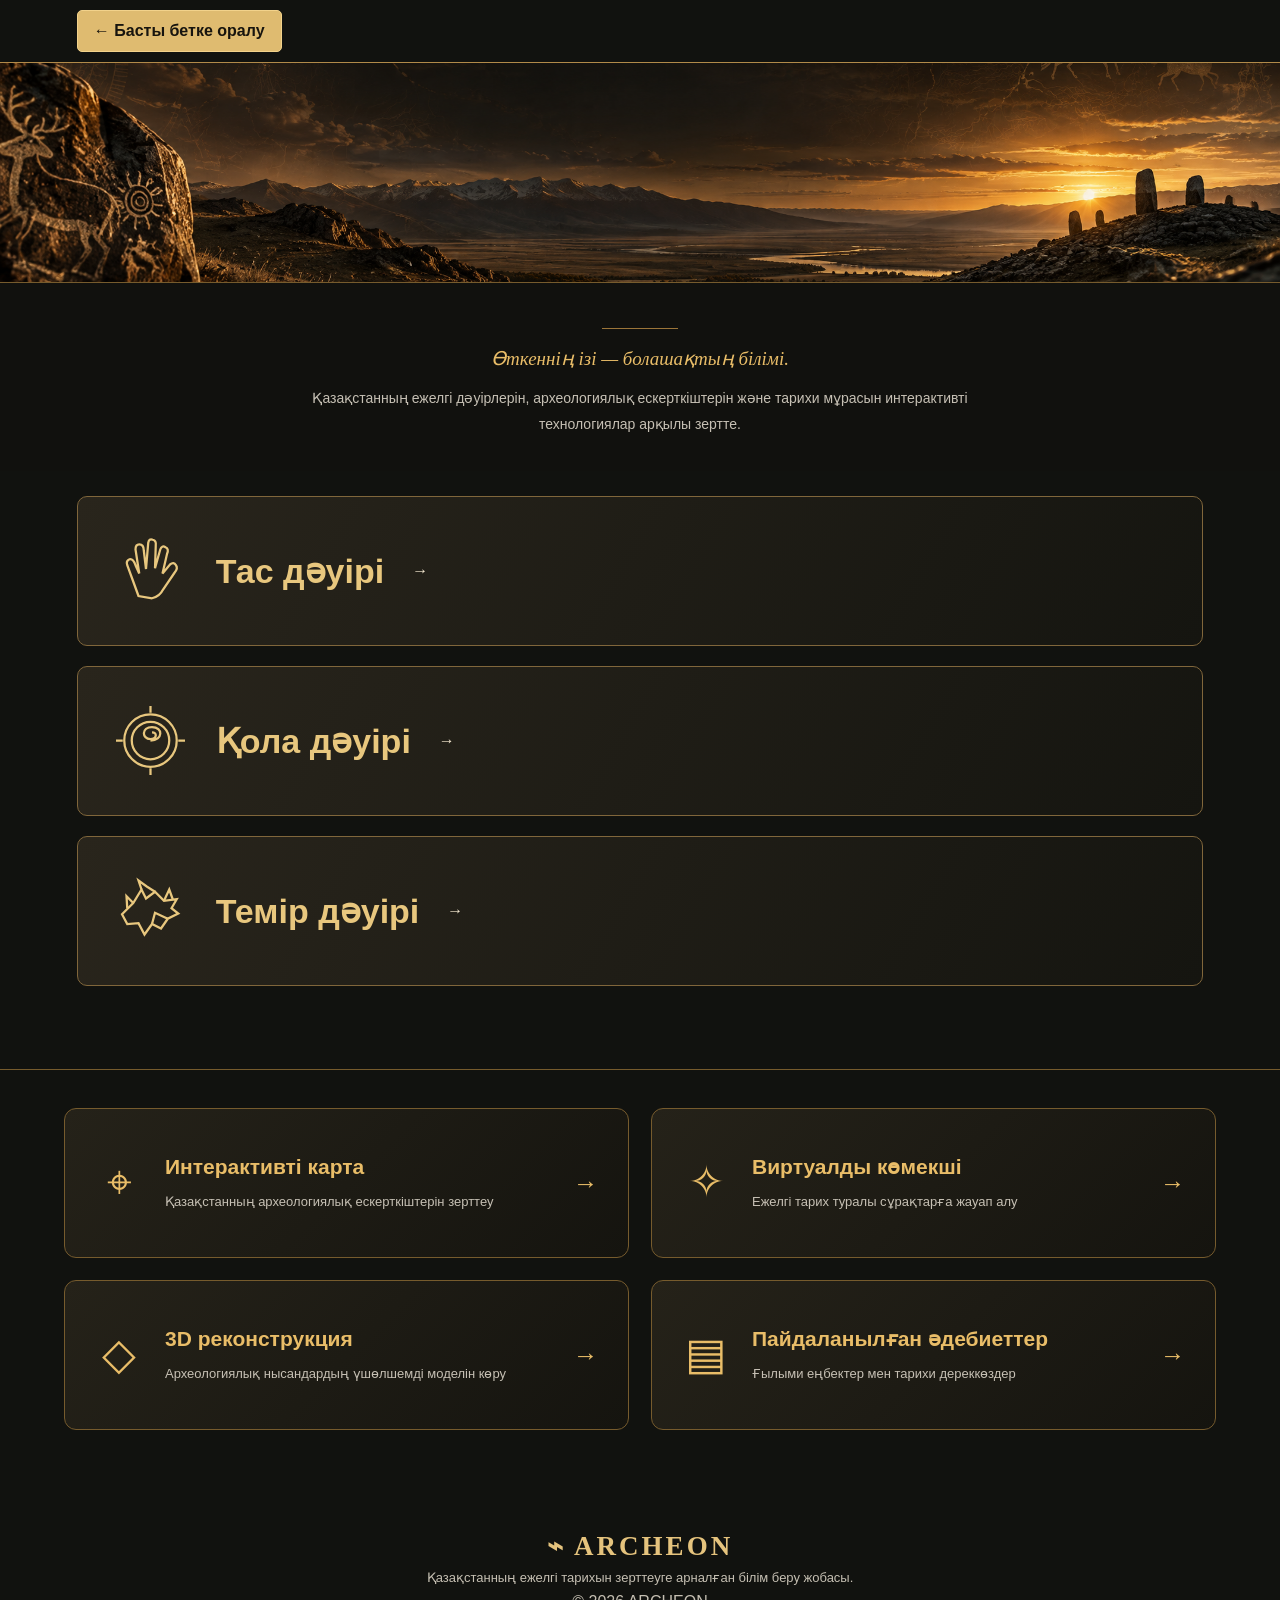
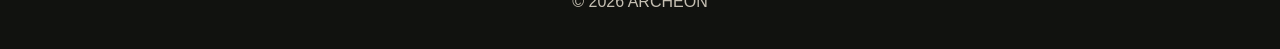
<file: explore.html>
<!DOCTYPE html>
<html lang="kk">
<head>
  <meta charset="UTF-8">
  <meta name="viewport" content="width=device-width, initial-scale=1.0">
  <title>ARCHEON — Тарихи дәуірлер</title>
  <link rel="stylesheet" href="style.css">
  <style>

      .era-page {
      background: #11120f;
      color: #f2e6ce;
      padding: 25px 6%;
    }

    .era {
      min-height: 150px;
      margin-bottom: 20px;
      padding: 25px 35px;
      border: 1px solid #80663b;
      border-radius: 10px;
      background: linear-gradient(120deg, #29251c, #151510);
      display: flex;
      align-items: center;
      gap: 28px;
      scroll-margin-top: 100px;
      transition: 0.3s;
    }

    .era:hover {
      border-color: #e8c77e;
      background: linear-gradient(120deg, #352c1c, #1c1a13);
    }

    .era-icon {
      width: 75px;
      height: 75px;
      flex: 0 0 75px;
      color: #e8c77e;
    }

    .era h2 {
      color: #e8c77e;
      font-size: clamp(25px, 4vw, 34px);
      margin: 0;
    }

    .back-bar {
  width: 100%;
  padding: 10px 6%;
  box-sizing: border-box;
  background: #11120f;
  border-bottom: 1px solid #b18a49 !important;
    }

    .back-bar .back-link {
      display: inline-flex;
      align-items: center;
      min-height: 42px;
      padding: 0 16px;
      box-sizing: border-box;
      background: #dfbb70;
      border: 1px solid #f2d28b;
      border-radius: 5px;
      color: #17140e;
      font-size: 16px;
      font-weight: 600;
      text-decoration: none;
      transition: 0.3s;
    }

    .back-bar .back-link:hover {
      background: #edcc87;
      border-color: #fff0c2;
    }

    @media (max-width: 600px) {
      .era-page {
        padding: 20px 5%;
      }

      .era {
        min-height: 110px;
        padding: 20px;
        gap: 18px;
      }

      .era-icon {
        width: 55px;
        height: 55px;
        flex-basis: 55px;
      }

      .era h2 {
        font-size: 25px;
      }

      .back-bar {
        padding: 10px 5%;
      }

      .era {
  text-decoration: none;
  color: inherit;
  cursor: pointer;
}

.era-arrow {
  margin-left: auto;
  color: #e8c77e;
  font-size: 30px;
  transition: transform 0.3s;
}

.era:hover .era-arrow {
  transform: translateX(8px);
}
    }
    </style>
</head>

<body>

  

    <div class="back-bar">
    <a class="back-link" href="index.html">
      ← Басты бетке оралу
    </a>
  </div>

  <!-- ARCHEON басты баннері -->
<section class="archeon-banner">
    <img
        src="banner.png"
        alt="Қазақстанның ежелгі тарихы"
        class="archeon-banner-image"
    >
</section>

<!-- ARCHEON сайт таныстырылымы -->
<section class="archeon-intro">
    <p class="archeon-subtitle"> </p>

    <h1 class="archeon-title"></h1>

    <div class="archeon-divider"></div>

    <p class="archeon-slogan">
        Өткеннің ізі — болашақтың білімі.
    </p>

    <p class="archeon-description">
        Қазақстанның ежелгі дәуірлерін, археологиялық
        ескерткіштерін және тарихи мұрасын интерактивті
        технологиялар арқылы зертте.
    </p>
</section>

  <main class="era-page">

    <a class="era" id="stone" href="stone.html">
  <svg class="era-icon" viewBox="0 0 100 100" fill="none"
       stroke="currentColor" stroke-width="3" aria-hidden="true">
    <path d="M34 84 L26 62 L19 43 Q17 37 22 35 Q27 34 30 43
    L35 54 L30 22 Q30 15 35 15 Q41 15 41 23 L44 48
    L47 13 Q48 7 53 9 Q58 10 57 17 L56 47
    L63 22 Q65 16 70 19 Q75 21 72 28 L66 54
    L76 42 Q81 38 84 43 Q87 47 82 53 L67 75 Q62 85 52 87 Z"/>
  </svg>
  <h2>Тас дәуірі</h2>
  <span class="era-arrow">→</span>
</a>

<a class="era" id="bronze" href="bronze.html">
  <svg class="era-icon" viewBox="0 0 100 100" fill="none"
       stroke="currentColor" stroke-width="3" aria-hidden="true">
    <circle cx="50" cy="50" r="35"/>
    <circle cx="50" cy="50" r="25"/>
    <path d="M50 50 C67 50 67 32 52 32 C38 32 38 48 50 48
    C59 48 59 39 52 39 M50 4 V13 M50 87 V96
    M4 50 H13 M87 50 H96"/>
  </svg>
  <h2>Қола дәуірі</h2>
  <span class="era-arrow">→</span>
</a>

<a class="era" id="iron" href="iron.html">
  <svg class="era-icon" viewBox="0 0 100 100" fill="none"
       stroke="currentColor" stroke-width="3" aria-hidden="true">
    <path d="M12 55 L27 40 L38 22 L44 34 L56 25 L68 37
    L85 35 L78 47 L87 54 L73 61 L64 74 L52 68
    L42 82 L34 67 L19 68 Z"/>
    <path d="M38 22 L34 10 L45 18 L56 25 M68 37 L75 22
    L80 36 M27 40 L18 31 L19 47 M52 68 L56 53 L73 61"/>
  </svg>
  <h2>Темір дәуірі</h2>
  <span class="era-arrow">→</span>
</a>

  </main>

  <div class="iron-divider"></div>

  <!-- ARCHEON зерттеу бөлімдері -->
<section class="archeon-tools">

    <a href="map.html" class="tool-card">
        <span class="tool-icon">⌖</span>
        <div class="tool-text">
            <h2>Интерактивті карта</h2>
            <p>Қазақстанның археологиялық ескерткіштерін зерттеу</p>
        </div>
        <span class="tool-arrow">→</span>
    </a>

    <a href="ai.html" class="tool-card">
        <span class="tool-icon">✧</span>
        <div class="tool-text">
            <h2>Виртуалды көмекші</h2>
            <p>Ежелгі тарих туралы сұрақтарға жауап алу</p>
        </div>
        <span class="tool-arrow">→</span>
    </a>

    <a href="reconstruction.html" class="tool-card">
        <span class="tool-icon">◇</span>
        <div class="tool-text">
            <h2>3D реконструкция</h2>
            <p>Археологиялық нысандардың үшөлшемді моделін көру</p>
        </div>
        <span class="tool-arrow">→</span>
    </a>

    <a href="adebietter.html" class="tool-card">
        <span class="tool-icon">▤</span>
        <div class="tool-text">
            <h2>Пайдаланылған әдебиеттер</h2>
            <p>Ғылыми еңбектер мен тарихи дереккөздер</p>
        </div>
        <span class="tool-arrow">→</span>
    </a>

</section>

  <footer>
    <a class="logo" href="index.html">⌁ ARCHEON</a>
    <p>Қазақстанның ежелгі тарихын зерттеуге арналған білім беру жобасы.</p>
    <span>© 2026 ARCHEON</span>


  </footer>

</body>
</html>
</file>
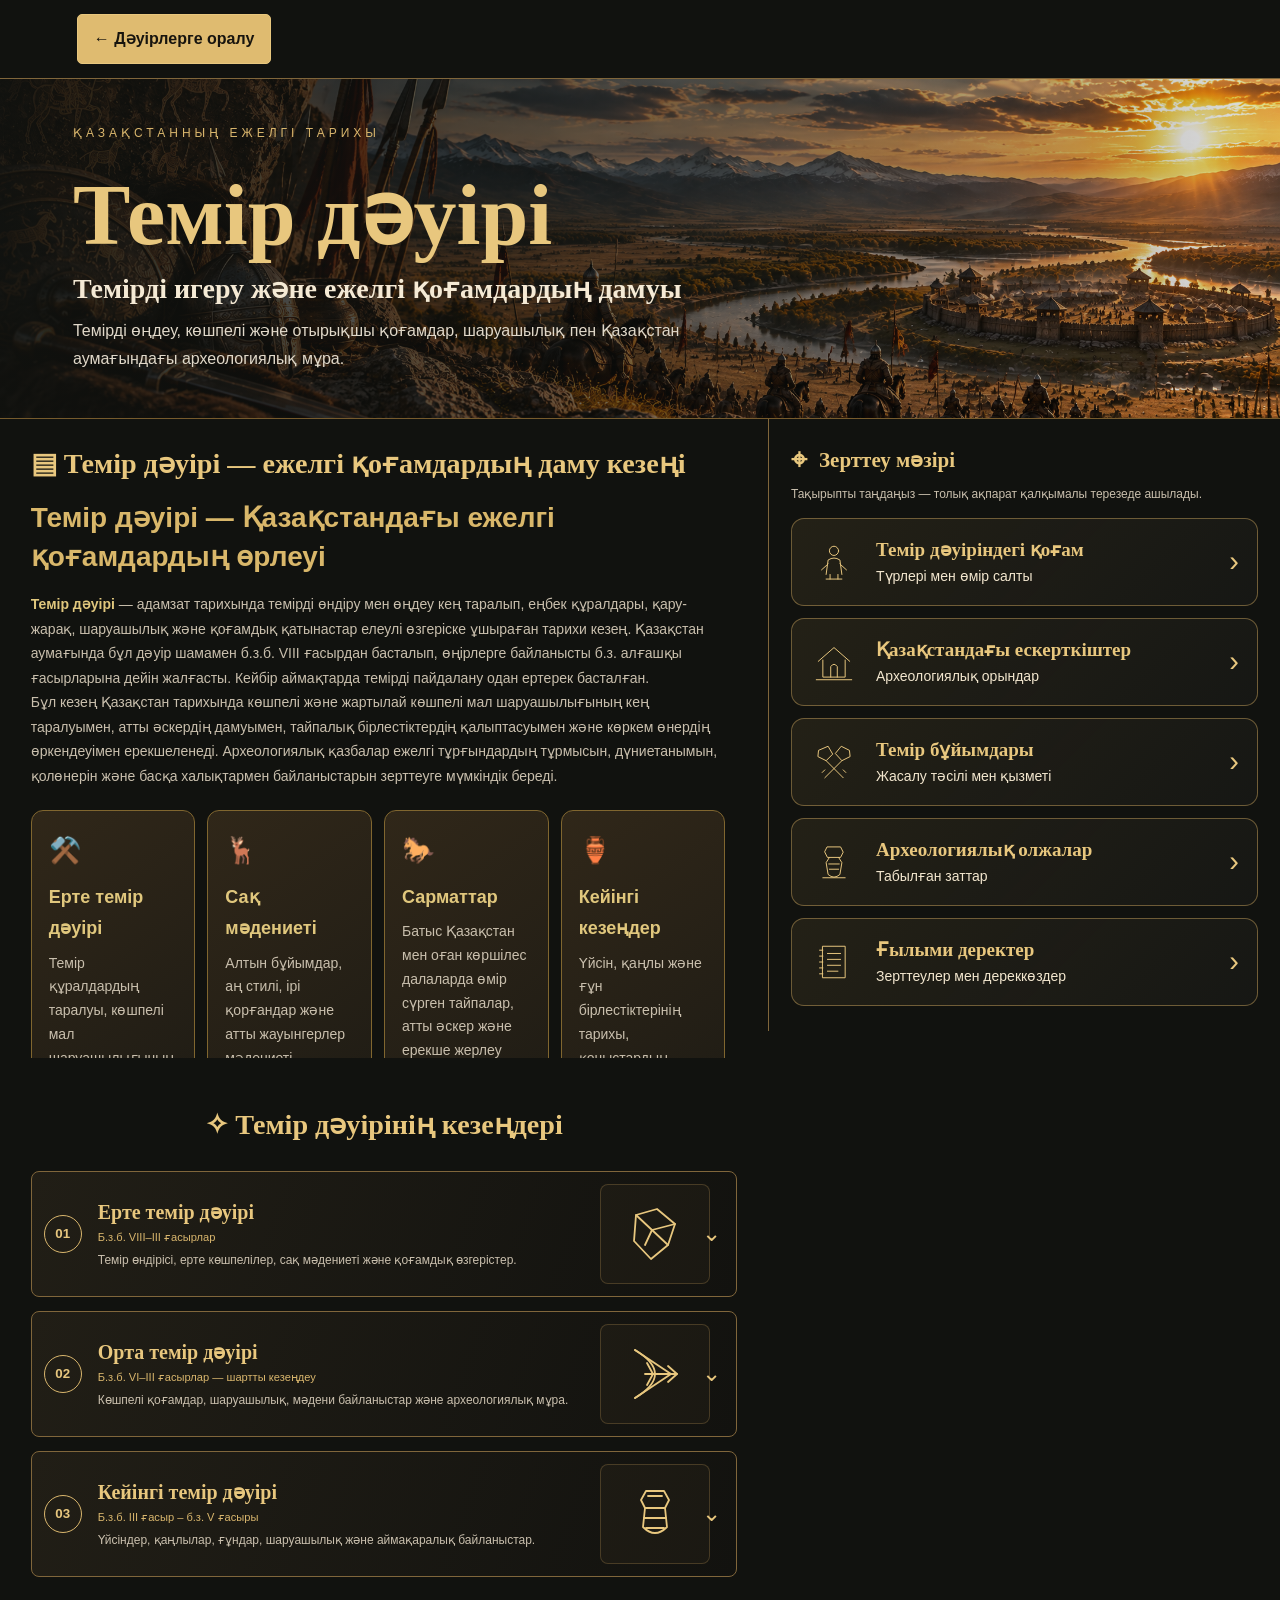
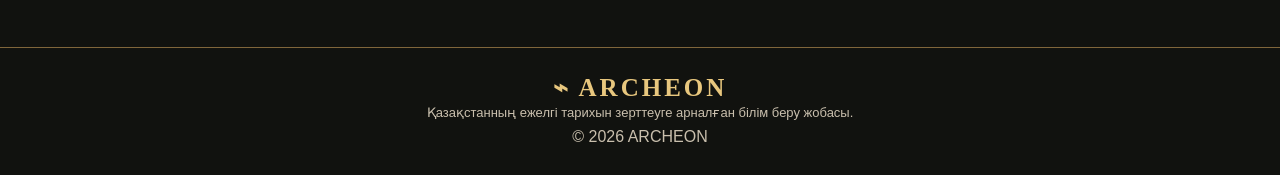
<file: iron.html>
<!DOCTYPE html>
<html lang="kk">
<head>
  <meta charset="UTF-8">
  <meta name="viewport" content="width=device-width, initial-scale=1.0">
  <title>Темір дәуірі — ARCHEON</title>
  <link rel="stylesheet" href="style.css">

  <style>
    :root {
      --bg: #11120f;
      --panel: #191914;
      --gold: #e8c77e;
      --gold2: #d9b66d;
      --line: #80663b;
      --text: #f2e6ce;
      --muted: #c9bfad;
    }

    * { box-sizing: border-box; }
    html { scroll-behavior: smooth; }
    body { margin: 0; background: var(--bg); color: var(--text); }

    .back-row {
      padding: 14px 6%;
      border-bottom: 1px solid var(--line);
    }

    .back-button {
      display: inline-block;
      padding: 11px 16px;
      border: 1px solid var(--gold);
      border-radius: 5px;
      background: #dfbb70;
      color: #17140e;
      font-weight: 700;
      text-decoration: none;
    }

    .stone-hero {
    min-height: 300px;
    padding: 45px 5.7%;
    display: flex;
    flex-direction: column;
    align-items: flex-start;
    justify-content: center;

    background:
        linear-gradient(
            90deg,
            rgba(17, 18, 15, 0.92) 0%,
            rgba(17, 18, 15, 0.65) 42%,
            rgba(17, 18, 15, 0.12) 100%
        ),
        url("d1.png");

    background-size: cover;
    background-position: center;
    background-repeat: no-repeat;
    border-bottom: 1px solid #765b2d;
}

.stone-hero h1 {
    color: #e9bd68;
    font-family: Georgia, serif;
    font-size: clamp(48px, 5vw, 76px);
    line-height: 1.1;
}

.stone-hero h2 {
    color: #f5ead5;
    font-family: Georgia, serif;
    font-size: clamp(20px, 2.5vw, 30px);
    margin-top: 8px;
}

.stone-hero p {
    max-width: 750px;
    color: #e0d8c9;
    margin-top: 10px;
}

@media (max-width: 768px) {
    .stone-hero {
        min-height: 260px;
        padding: 35px 6%;
        background-position: center;
    }
}

    .eyebrow {
      color: var(--gold2);
      letter-spacing: 4px;
      font-size: 12px;
    }

    .stone-hero h1 {
      color: var(--gold);
      font: bold clamp(48px, 7vw, 86px)/1 Georgia, serif;
      margin: 14px 0;
    }

    .stone-hero h2 {
      font: bold clamp(20px, 2.5vw, 28px) Georgia, serif;
      margin: 0 0 12px;
    }

    .stone-hero p {
      max-width: 610px;
      line-height: 1.75;
      margin: 0;
    }

    .research-layout {
      display: grid;
      grid-template-columns: minmax(0, 6fr) minmax(285px, 4fr);
      max-width: 1600px;
      margin: auto;
      align-items: start;
    }

    .main-column {
      min-width: 0;
      padding: 30px 30px 55px 6%;
    }

    .side-column {
      min-width: 0;
      padding: 25px 6% 40px 25px;
      border-left: 1px solid var(--line);
    }

    .section-heading {
      display: flex;
      align-items: center;
      gap: 14px;
      color: var(--gold);
      font: bold clamp(23px, 2.2vw, 30px) Georgia, serif;
      margin: 0 0 18px;
    }

    .heading-icon {
      width: 32px;
      height: 32px;
      color: var(--gold2);
      flex-shrink: 0;
    }

    .overview-grid {
    max-height: 460px;
    overflow-y: auto;
    overflow-x: hidden;
    padding-right: 12px;
    scrollbar-width: thin;
    scrollbar-color: #a88443 #191914;
}

/* Chrome және Edge браузерлеріндегі сырғытпа */
.overview-grid::-webkit-scrollbar {
    width: 7px;
}

.overview-grid::-webkit-scrollbar-track {
    background: #191914;
}

.overview-grid::-webkit-scrollbar-thumb {
    background: #a88443;
    border-radius: 6px;
}

.overview-grid::-webkit-scrollbar-thumb:hover {
    background: #e9bd68;
}

.overview-text {
  width: 100%;
  max-width: none;
  color: var(--muted);
  line-height: 1.75;
  font-size: 14px;
  margin: 0;
}

    .photo-card {
      margin: 0;
      border: 1px solid var(--line);
      border-radius: 7px;
      overflow: hidden;
      background: #0c0c0a;
    }

    .photo-card img {
      display: block;
      width: 100%;
      aspect-ratio: 4 / 3;
      object-fit: cover;
    }

    .photo-card figcaption {
      padding: 9px 10px;
      color: var(--muted);
      font-size: 11px;
      line-height: 1.5;
    }

    .mini-btn {
      margin: 0 10px 10px;
      background: #302719;
      border: 1px solid var(--line);
      color: var(--gold);
      padding: 7px 10px;
      border-radius: 4px;
      cursor: pointer;
    }

    
   /* Темір дәуірінің кезеңдерін бүкіл экранның ортасына қою */
.timeline-section {
  width: 100vw;
  max-width: 100vw;
  margin-top: 32px;
  margin-left: calc((100% - 100vw) / 2);
  padding: 0 6% 30px;
  box-sizing: border-box;
}

/* Тақырыпты экранның дәл ортасына қою */
.timeline-section .section-heading {
  display: flex;
  justify-content: center;
  align-items: center;
  width: 100%;
  text-align: center;
  margin: 0 auto 24px;
}

/* Кезеңдер блогын экранның ортасына орналастыру */
.timeline-section {
  width: 100%;
  max-width: 100%;
  margin: 32px 0 0;
  padding: 0;
  box-sizing: border-box;
}

/* Тақырыпты сол жақ және оң жақ бағанды қоса,
   бүкіл экранның ортасына туралау */
.timeline-section .section-heading {
  width: 100vw;
  position: relative;
  left: 50%;
  transform: translateX(-50%);
  display: flex;
  justify-content: center;
  align-items: center;
  text-align: center;
  margin: 0 0 24px;
}

/* Карточкалар экраннан шықпасын */
.timeline-section .timeline {
  width: 100%;
  max-width: 100%;
  margin: 0 auto;
  display: grid;
  gap: 12px;
  box-sizing: border-box;
}

.timeline-section .period-card {
  width: 100%;
  max-width: 100%;
  box-sizing: border-box;
}

/* Телефонға бейімдеу */
@media (max-width: 650px) {
  .timeline-section .section-heading {
    font-size: 23px;
  }
}
.timeline {
  width: 100%;
  display: grid;
  gap: 10px;
}

    .period-card {
      border: 1px solid var(--line);
      border-radius: 8px;
      overflow: hidden;
      background: linear-gradient(110deg, #211e16, #12120f);
    }

    .period-toggle {
      display: grid;
      grid-template-columns: 48px minmax(0, 1fr) minmax(110px, 30%) 24px;
      gap: 12px;
      align-items: center;
      width: 100%;
      padding: 12px;
      text-align: left;
      background: transparent;
      color: var(--text);
      border: 0;
      cursor: pointer;
    }

    .period-num {
      width: 38px;
      height: 38px;
      display: grid;
      place-items: center;
      border: 1px solid var(--gold2);
      border-radius: 50%;
      color: var(--gold);
      font-weight: 700;
    }

    .period-copy strong {
      display: block;
      color: var(--gold);
      font: bold 20px Georgia, serif;
      margin-bottom: 5px;
    }

    .period-copy small {
      color: var(--gold2);
      display: block;
      margin-bottom: 7px;
    }

    .period-copy span {
      color: var(--muted);
      font-size: 12px;
      line-height: 1.5;
      display: block;
    }

    .period-toggle img {
      width: 100%;
      height: 100px;
      object-fit: cover;
      border-radius: 4px;
    }

    .period-chevron {
      color: var(--gold);
      font-size: 23px;
      transition: transform .2s;
    }

    .period-card.open .period-chevron { transform: rotate(180deg); }

    .period-detail {
      display: none;
      padding: 0 20px 20px 72px;
      color: var(--muted);
      line-height: 1.75;
      font-size: 14px;
    }

    .period-card.open .period-detail { display: block; }

    .period-detail h4 {
      color: var(--gold);
      margin: 14px 0 6px;
    }

    .period-detail ul { padding-left: 20px; }

    .side-title {
      display: flex;
      gap: 12px;
      align-items: center;
      color: var(--gold);
      font: bold 21px Georgia, serif;
      margin: 0 0 8px;
    }

    .side-intro {
      color: var(--muted);
      font-size: 12px;
      line-height: 1.6;
      margin: 0 0 14px;
    }

    .topic-list { display: grid; gap: 8px; }

    .topic-button {
      display: grid;
      grid-template-columns: 30px minmax(0, 1fr) 16px 70px;
      gap: 8px;
      align-items: center;
      padding: 8px;
      text-align: left;
      background: linear-gradient(100deg, #211e16, #141410);
      border: 1px solid #6b512b;
      border-radius: 7px;
      color: var(--text);
      cursor: pointer;
      transition: .2s;
      min-width: 0;
    }

    .topic-button:hover,
    .topic-button:focus-visible {
      border-color: var(--gold);
      background: #302719;
    }

    .topic-icon {
      color: var(--gold);
      font-size: 25px;
      text-align: center;
    }

    .topic-button strong {
      display: block;
      color: var(--gold);
      font: bold 15px Georgia, serif;
    }

    .topic-button small {
      display: block;
      color: var(--muted);
      font-size: 12px;
      margin-top: 5px;
      line-height: 1.5;
    }

    .topic-arrow { color: var(--gold); font-size: 20px; }

    .topic-button img {
      width: 70px;
      height: 46px;
      object-fit: cover;
      border-radius: 3px;
    }


/* Ғылыми деректер бөлімі */
.source-box {
  position: relative;
  width: 100vw;
  margin-top: 22px;
  margin-left: calc((100% - 100vw) / 2);
  padding: 18px 6% 0;
  border-top: 1px solid var(--line);
}

/* Тақырыпты экран ортасына қою */
.source-box .section-heading {
  width: 100%;
  justify-content: center;
  text-align: center;
}

/* Мәтінді оқуға ыңғайлы енде сақтау */
.source-box p {
  max-width: 1100px;
  margin: 12px auto;
  color: var(--muted);
  font-size: 14px;
  line-height: 1.7;
}

.source-box a {
  color: var(--gold);
}

html, body {
  max-width: 100%;
  overflow-x: hidden;
}

    .source-box p {
      color: var(--muted);
      font-size: 12px;
      line-height: 1.7;
    }

    .source-box a { color: var(--gold); }

    .gallery-grid {
      display: grid;
      grid-template-columns: repeat(2, minmax(0, 1fr));
      gap: 12px;
    }

    .modal-backdrop {
      display: none;
      position: fixed;
      inset: 0;
      z-index: 1000;
      background: rgba(0,0,0,.78);
      padding: 24px;
      overflow-y: auto;
      align-items: center;
      justify-content: center;
    }

    .modal-backdrop.show { display: flex; }

    .modal {
      width: min(900px, 100%);
      max-height: 90vh;
      overflow-y: auto;
      background: #171711;
      border: 1px solid var(--gold2);
      border-radius: 12px;
      box-shadow: 0 20px 70px #000;
    }

    .modal-header {
      display: flex;
      align-items: center;
      justify-content: space-between;
      gap: 15px;
      padding: 18px 22px;
      border-bottom: 1px solid var(--line);
    }

    .modal-header h2 {
      color: var(--gold);
      font: bold 26px Georgia, serif;
      margin: 0;
    }

    .modal-close {
      border: 0;
      background: transparent;
      color: var(--gold);
      font-size: 28px;
      cursor: pointer;
    }

    .modal-content {
      padding: 22px;
      display: grid;
      grid-template-columns: minmax(180px, 38%) minmax(0, 1fr);
      gap: 22px;
    }

    .modal-content > img {
      width: 100%;
      max-height: 280px;
      object-fit: cover;
      border-radius: 7px;
      border: 1px solid var(--line);
    }

    .modal-content p,
    .modal-content li {
      color: var(--muted);
      line-height: 1.75;
      font-size: 14px;
    }

    .modal-content h3 { color: var(--gold); margin: 0 0 8px; }

    footer {
      text-align: center;
      padding: 25px 15px;
      border-top: 1px solid var(--line);
      color: var(--muted);
    }

    footer .logo {
      color: var(--gold);
      text-decoration: none;
      font: bold 25px Georgia, serif;
    }

    @media (max-width: 750px) {
      .research-layout { grid-template-columns: minmax(0, 1fr); }
      .main-column { padding: 28px 5%; }
      .side-column {
        border-left: 0;
        border-top: 1px solid var(--line);
        padding: 25px 5%;
      }
      .topic-list { grid-template-columns: repeat(2, minmax(0, 1fr)); }
    }

    @media (max-width: 650px) {
      .stone-hero { min-height: 330px; padding: 40px 6%; }
      .overview-grid { grid-template-columns: 1fr; }
      .period-toggle { grid-template-columns: 40px minmax(0, 1fr) 22px; }
      .period-toggle img { display: none; }
      .period-copy strong { font-size: 17px; }
      .period-detail { padding: 0 15px 18px 55px; }
      .topic-list, .gallery-grid { grid-template-columns: 1fr; }
      .modal-backdrop { padding: 10px; }
      .modal-content { grid-template-columns: 1fr; padding: 16px; }
      .modal-content > img { max-height: 220px; }
      .modal-header h2 { font-size: 21px; }
    }

    

/* ===============================
   ҚАЛҚЫМАЛЫ ТЕРЕЗЕДЕГІ ГАЛЕРЕЯ
================================ */

.modal-gallery {
  min-width: 0;
  width: 100%;
}

.gallery-image-wrap {
  position: relative;
  width: 100%;
}

.gallery-image-wrap img {
  display: block;
  width: 100%;
  height: 280px;
  object-fit: cover;
  border: 1px solid var(--line);
  border-radius: 7px;
}

.gallery-arrow {
  position: absolute;
  top: 50%;
  transform: translateY(-50%);
  width: 36px;
  height: 42px;
  border: 1px solid var(--gold2);
  border-radius: 5px;
  background: rgba(17, 18, 15, 0.88);
  color: var(--gold);
  font-size: 26px;
  cursor: pointer;
}

.gallery-arrow:hover {
  background: #302719;
}

.gallery-prev {
  left: 8px;
}

.gallery-next {
  right: 8px;
}

.gallery-caption {
  color: var(--muted);
  font-size: 12px;
  text-align: center;
  margin-top: 9px;
}

.gallery-info {
  color: var(--text);
  font-size: 13px;
  line-height: 1.7;
  text-align: left;
  margin-top: 16px;
  padding: 12px;
  background: rgba(255, 255, 255, 0.03);
  border: 1px solid rgba(201, 164, 92, 0.25);
  border-radius: 10px;
}

.gallery-dots {
  display: flex;
  justify-content: center;
  gap: 7px;
  margin-top: 10px;
}

.gallery-dot {
  width: 8px;
  height: 8px;
  border: 0;
  border-radius: 50%;
  background: #62543b;
  cursor: pointer;
  padding: 0;
}

.gallery-dot.active {
  background: var(--gold);
}


/* ===============================
   ҚАЛҚЫМАЛЫ ТЕРЕЗЕНІҢ ОРНАЛАСУЫ
================================ */

.modal-content {
  display: grid;
  grid-template-columns: minmax(0, 38%) minmax(0, 1fr);
  align-items: start;
  gap: 22px;
}

.modal-gallery {
  width: 100%;
}

.modal-content > img {
  width: 100%;
  max-height: 280px;
  object-fit: cover;
}


/* ===============================
   ЗЕРТТЕУ МӘЗІРІ
================================ */

.topic-list {
  display: flex;
  flex-direction: column;
  gap: 12px;
  width: 100%;
}

.topic-button {
  width: 100%;
  min-width: 0;
  min-height: 88px;
  padding: 14px 18px;

  display: flex;
  align-items: center;
  gap: 18px;

  background: linear-gradient(
    135deg,
    rgba(201, 164, 92, 0.10),
    rgba(255, 255, 255, 0.025)
  );

  border: 1px solid rgba(201, 164, 92, 0.48);
  border-radius: 13px;

  color: var(--text);
  text-align: left;
  cursor: pointer;

  transition:
    background 0.25s ease,
    border-color 0.25s ease,
    transform 0.25s ease;
}

.topic-button:hover {
  background: rgba(201, 164, 92, 0.14);
  border-color: var(--gold);
  transform: translateY(-2px);
}

.topic-icon {
  width: 48px;
  height: 54px;
  flex: 0 0 48px;

  display: flex;
  align-items: center;
  justify-content: center;

  color: var(--gold);
}

.topic-icon svg {
  width: 42px;
  height: 42px;
  stroke-width: 1.5;
  stroke-linecap: round;
  stroke-linejoin: round;
  transition: transform 0.25s ease;
}

.topic-button:hover .topic-icon svg {
  transform: scale(1.08);
}

.topic-button > span:nth-child(2) {
  flex: 1;
  min-width: 0;
}

.topic-button strong {
  display: block;
  color: var(--gold);
  font-size: 19px;
  line-height: 1.35;
}

.topic-button small {
  display: block;
  margin-top: 4px;
  color: var(--text);
  font-size: 14px;
  line-height: 1.5;
}

.topic-arrow {
  color: var(--gold);
  font-size: 29px;
  line-height: 1;
  flex: 0 0 auto;
  transition: transform 0.25s ease;
}

.topic-button:hover .topic-arrow {
  transform: translateX(3px);
}


/* ===============================
   ТАС ДӘУІРІНІҢ КЕЗЕҢДЕРІ
================================ */

#periods {
  display: block;
  width: 100%;
  max-width: 100%;
  min-width: 0;

  margin: 40px 0 0;
  padding: 0 0 30px;

  box-sizing: border-box;
}

#periods .section-heading {
  display: flex;
  justify-content: center;
  align-items: center;
  gap: 14px;

  width: 100%;
  margin: 0 0 28px;
  padding: 0;

  color: var(--gold);
  text-align: center;

  position: static;
  transform: none;
  box-sizing: border-box;
}

#periods .timeline {
  display: grid;
  grid-template-columns: minmax(0, 1fr);
  gap: 12px;

  width: 100%;
  max-width: 100%;
  min-width: 0;
  margin: 0;

  box-sizing: border-box;
}

#periods .period-card {
  width: 100%;
  max-width: 100%;
  min-width: 0;

  border: 1px solid var(--line);
  border-radius: 8px;
  overflow: hidden;

  background: linear-gradient(
    110deg,
    #211e16,
    #12120f
  );
}

.period-toggle {
  display: grid;
  grid-template-columns: 48px minmax(0, 1fr) 110px 24px;
  gap: 12px;
  align-items: center;

  width: 100%;
  min-width: 0;
  padding: 12px;

  text-align: left;
  background: transparent;
  color: var(--text);
  border: 0;
  cursor: pointer;
}

.period-num {
  width: 38px;
  height: 38px;

  display: grid;
  place-items: center;

  border: 1px solid var(--gold2);
  border-radius: 50%;

  color: var(--gold);
  font-weight: 700;
}

.period-copy {
  flex: 1;
  min-width: 0;
}

.period-copy strong {
  display: block;
  color: var(--gold);
  font: bold 20px Georgia, serif;
  margin-bottom: 5px;
}

.period-copy small {
  display: block;
  color: var(--gold2);
  margin-bottom: 7px;
}

.period-copy > span {
  display: block;
  color: var(--muted);
  font-size: 12px;
  line-height: 1.5;
}


/* Кезеңдердің алтын түсті SVG белгішелері */

.period-icon {
  width: 110px;
  height: 100px;
  min-width: 0;

  display: flex;
  align-items: center;
  justify-content: center;

  color: var(--gold);
  background: rgba(201, 164, 92, 0.045);
  border: 1px solid rgba(201, 164, 92, 0.25);
  border-radius: 8px;
}

.period-icon svg {
  width: 64px;
  height: 64px;
}

.period-chevron {
  color: var(--gold);
  font-size: 23px;
  transition: transform 0.2s ease;
}

.period-card.open .period-chevron {
  transform: rotate(180deg);
}


/* Кезең туралы толық ақпарат */

.period-detail {
  display: none;
  padding: 0 20px 20px 72px;

  color: var(--muted);
  line-height: 1.75;
  font-size: 14px;
}

.period-card.open .period-detail {
  display: block;
}

.period-detail h3,
.period-detail h4 {
  color: var(--gold);
  margin: 18px 0 8px;
}

.period-detail h3 {
  font: bold 22px Georgia, serif;
}

.period-detail h4 {
  font-size: 16px;
}

.period-detail p {
  margin: 10px 0;
}

.period-detail ul {
  padding-left: 20px;
}

.period-detail li {
  margin-bottom: 7px;
}


/* ===============================
   ҒЫЛЫМИ ДЕРЕКТЕР
================================ */

.source-box {
  position: relative;
  width: 100%;
  max-width: 100%;

  margin-top: 22px;
  padding: 18px 0 0;

  border-top: 1px solid var(--line);
  box-sizing: border-box;
}

.source-box .section-heading {
  width: 100%;
  justify-content: center;
  text-align: center;
}

.source-box p {
  max-width: 1100px;
  margin: 12px auto;

  color: var(--muted);
  font-size: 14px;
  line-height: 1.7;
}

.source-box a {
  color: var(--gold);
}


/* ===============================
   БЕТТІҢ ЖАЛПЫ ӨЛШЕМДЕРІ
================================ */

html,
body {
  max-width: 100%;
  overflow-x: hidden;
}

.research-layout {
  display: grid;
  grid-template-columns: minmax(0, 6fr) minmax(285px, 4fr);

  width: 100%;
  max-width: 1600px;
  margin: 0 auto;

  align-items: start;
  box-sizing: border-box;
}

.main-column {
  min-width: 0;
}

.side-column {
  min-width: 0;
  align-self: start;
}


/* ===============================
   ТЕЛЕФОНҒА БЕЙІМДЕУ
================================ */

@media (max-width: 750px) {
  .research-layout {
    grid-template-columns: minmax(0, 1fr);
  }

  .main-column {
    padding: 28px 5%;
  }

  .side-column {
    padding: 25px 5%;
    border-left: 0;
    border-top: 1px solid var(--line);
  }

  .topic-list {
    display: flex;
    flex-direction: column;
  }

  .topic-button {
    min-height: 78px;
    padding: 12px;
    gap: 12px;
  }

  .topic-icon {
    width: 40px;
    height: 46px;
    flex-basis: 40px;
  }

  .topic-icon svg {
    width: 35px;
    height: 35px;
  }

  .topic-button strong {
    font-size: 16px;
  }

  .topic-button small {
    font-size: 12px;
  }

  #periods {
    margin-top: 32px;
  }

  #periods .section-heading {
    font-size: 23px;
    margin-bottom: 22px;
  }

  .period-toggle {
    grid-template-columns: 40px minmax(0, 1fr) 60px 18px;
    gap: 8px;
    padding: 10px;
  }

  .period-icon {
    width: 60px;
    height: 66px;
  }

  .period-icon svg {
    width: 42px;
    height: 42px;
  }

  .period-copy strong {
    font-size: 17px;
  }

  .period-copy > span {
    font-size: 11px;
  }

  .period-detail {
    padding: 0 15px 18px;
  }

  .period-detail h3 {
    font-size: 19px;
  }

  .period-detail h4 {
    font-size: 15px;
  }

  .source-box p {
    font-size: 12px;
  }

  .modal-backdrop {
    padding: 10px;
  }

  .modal-content {
    grid-template-columns: minmax(0, 1fr);
    padding: 16px;
    gap: 16px;
  }

  .modal-content > img {
    max-height: 220px;
  }

  .modal-header h2 {
    font-size: 21px;
  }

  .gallery-image-wrap img {
    height: 230px;
  }
}


/* ӨТЕ ТАР ЭКРАНДАР */

@media (max-width: 420px) {
  .period-toggle {
    grid-template-columns: 34px minmax(0, 1fr) 18px;
    gap: 8px;
  }

  .period-num {
    width: 32px;
    height: 32px;
    font-size: 12px;
  }

  .period-icon {
    display: none;
  }

  .period-copy strong {
    font-size: 16px;
  }

  .period-copy small {
    font-size: 12px;
  }

  .period-copy > span {
    font-size: 11px;
  }
}




/* Зерттеу мәзірі жоғарыда, кезеңдер төменде */
.research-layout {
  display: flex !important;
  flex-direction: column !important;
  align-items: center;
  width: 100%;
  max-width: 1500px;
  margin: 0 auto;
  box-sizing: border-box;
}

/* Жоғарғы негізгі мәтін */
.main-column {
  width: 100%;
  max-width: 1400px;
  min-width: 0;
  padding: 28px 4%;
  box-sizing: border-box;
}

/* Кезеңдер блогын ортаға орналастыру */
#periods {
  display: block;
  width: 100%;
  max-width: 1200px;
  min-width: 0;
  margin: 45px auto 0;
  padding: 0 20px 35px;
  box-sizing: border-box;
}

#periods .section-heading {
  display: flex;
  justify-content: center;
  align-items: center;
  width: 100%;
  margin: 0 auto 30px;
  text-align: center;
  position: static;
  transform: none;
  box-sizing: border-box;
}

#periods .timeline {
  display: grid;
  grid-template-columns: minmax(0, 1fr);
  gap: 14px;
  width: 100%;
  max-width: 100%;
  margin: 0 auto;
  box-sizing: border-box;
}

/* Зерттеу мәзірі кезеңдерден кейін толық енмен */
.side-column {
  order: 2;
  width: 100%;
  max-width: 1200px;
  min-width: 0;
  margin: 0 auto;
  padding: 30px 4%;
  border-left: 0;
  border-top: 1px solid var(--line);
  box-sizing: border-box;
}

.topic-list {
  display: grid;
  grid-template-columns: repeat(2, minmax(0, 1fr));
  gap: 14px;
  width: 100%;
}

/* Тар экрандар */
@media (max-width: 650px) {
  .main-column {
    padding: 22px 16px;
  }

  #periods {
    padding: 0;
    margin-top: 30px;
  }

  #periods .section-heading {
    font-size: 23px;
  }

  .side-column {
    padding: 24px 16px;
  }

  .topic-list {
    grid-template-columns: minmax(0, 1fr);
  }
}


/* Зерттеу мәзірінің карточкалары бір бағанда */
.topic-list {
  display: flex;
  flex-direction: column;
  width: 100%;
  max-width: 900px;
  margin: 0 auto;
  gap: 12px;
}

.topic-button {
  width: 100%;
  box-sizing: border-box;
}


/* 60/40 ЕКІ БАҒАНДЫҚ ОРНАЛАСУДЫ ҚАЛПЫНА КЕЛТІРУ */
.research-layout {
  display: grid !important;
  grid-template-columns: minmax(0, 60fr) minmax(0, 40fr) !important;
  align-items: start;
  width: 100%;
  max-width: 1600px;
  margin: 0 auto;
  box-sizing: border-box;
}

.main-column {
  width: auto !important;
  max-width: none !important;
  min-width: 0;
  padding: 28px 4%;
  box-sizing: border-box;
}

.side-column {
  width: auto !important;
  max-width: none !important;
  min-width: 0;
  margin: 0;
  padding: 25px 22px;
  border-top: 0;
  border-left: 1px solid var(--line);
  box-sizing: border-box;
}

/* Зерттеу карточкалары бірінің астына бірі */
.topic-list {
  display: flex !important;
  flex-direction: column;
  width: 100%;
  max-width: none;
  margin: 0;
  gap: 12px;
}

.topic-button {
  width: 100%;
  box-sizing: border-box;
}

/* Кезеңдер тек сол жақ бағанның ішінде қалады */
#periods {
  width: 100%;
  max-width: 100%;
  min-width: 0;
  margin: 40px 0 0;
  padding: 0 0 30px;
  box-sizing: border-box;
}

#periods .timeline {
  width: 100%;
  max-width: 100%;
  margin: 0;
}

/* Тек телефонда бағандар тігінен орналасады */
@media (max-width: 750px) {
  .research-layout {
    grid-template-columns: minmax(0, 1fr) !important;
  }

  .side-column {
    border-left: 0;
    border-top: 1px solid var(--line);
  }
}

/* Мәтіннің төменгі шекарадан асып кетпеуі */
.research-layout {
    align-items: stretch;
}

.main-column {
    min-width: 0;
    min-height: 0;
    overflow: hidden;
}

.side-column {
    min-width: 0;
}

/* Ұзын мәтінді жасыру */
.overview-grid {
    position: relative;
    overflow: hidden;
    max-height: 460px;
    transition: max-height 0.4s ease;
}

/* Толық мәтінді ашу */
.overview-grid.expanded {
    max-height: none;
    overflow: visible;
}

.read-more-btn {
    display: block;
    margin: 12px 0 20px;
    padding: 9px 16px;
    background: #252219;
    border: 1px solid #765b2d;
    border-radius: 6px;
    color: #e9bd68;
    cursor: pointer;
    font-size: 14px;
}

.read-more-btn:hover {
    background: #30291b;
}


.overview-grid {
    display: block !important;
    height: 560px;
    max-height:560px;
    overflow-y: scroll !important;
    overflow-x: hidden;
    padding-right: 12px;
    scrollbar-width: thin;
    scrollbar-color: #d9b66d #191914;
}

.overview-grid::-webkit-scrollbar {
    width: 8px;
}

.overview-grid::-webkit-scrollbar-track {
    background: #191914;
}

.overview-grid::-webkit-scrollbar-thumb {
    background: #d9b66d;
    border-radius: 8px;
}

.ancient-sources-card {
    margin-top: 16px;
    padding: 16px;
    background: linear-gradient(135deg, #211f18, #151510);
    border: 1px solid #765b2d;
    border-radius: 10px;
}

.ancient-sources-card h3 {
    color: #e9bd68;
    font-family: Georgia, serif;
    font-size: 18px;
    margin: 0 0 10px;
}

.ancient-sources-card p {
    color: #c9bfad;
    font-size: 12px;
    line-height: 1.6;
    margin-bottom: 10px;
}

.ancient-sources-card a {
    display: block;
    padding: 10px 0;
    color: #f2e6ce;
    text-decoration: none;
    border-top: 1px solid #39352b;
    font-size: 13px;
}

.ancient-sources-card a:hover {
    color: #e9bd68;
}

.copyright-disclaimer {
    grid-column: 1 / -1;
    width: 100%;
    margin: 0;
    padding: 14px 18px;
    color: #ff5c5c;
    background: rgba(255, 40, 40, 0.06);
    border-top: 1px solid rgba(255, 70, 70, 0.4);
    font-size: 12px;
    line-height: 1.7;
    text-align: center;
    box-sizing: border-box;
}



/* ==================================
   ЕРТЕ ТЕМІР ДӘУІРІ КАРТОЧКАСЫНЫҢ ПРОПОРЦИЯСЫ
================================== */

/* Карточка мазмұнға қарай биіктесін */
.period-card {
    width: 100%;
    height: auto;
    min-width: 0;
    box-sizing: border-box;
    overflow: hidden;
}

/* Жоғарғы тақырып пен белгішелер */
.period-toggle {
    width: 100%;
    min-width: 0;
    box-sizing: border-box;
    align-items: center;
    grid-template-columns: 42px minmax(0, 1fr) 90px 22px;
    gap: 12px;
}

/* Ұзын тақырыптар мен мәтіндер */
.period-copy,
.period-detail {
    min-width: 0;
    overflow-wrap: anywhere;
    word-break: normal;
}

.period-copy strong {
    line-height: 1.4;
}

.period-copy > span {
    line-height: 1.6;
}

/* Толық ақпараттың орналасуы */
.period-detail {
    box-sizing: border-box;
    width: 100%;
    max-width: 100%;
    height: auto;
    line-height: 1.8;
    padding: 0 24px 24px 72px;
}

.period-detail h3,
.period-detail h4 {
    line-height: 1.5;
    overflow-wrap: anywhere;
}

.period-detail p,
.period-detail li {
    line-height: 1.8;
    overflow-wrap: anywhere;
}

/* Ішкі түрлі түсті блоктар экраннан шықпасын */
.period-detail > div {
    max-width: 100%;
    box-sizing: border-box;
}

/* Телефонға бейімдеу */
@media (max-width: 650px) {
    .period-toggle {
        grid-template-columns: 36px minmax(0, 1fr) 18px;
        gap: 9px;
        padding: 10px;
    }

    .period-icon {
        display: none;
    }

    .period-detail {
        padding: 0 14px 18px;
        font-size: 13px;
    }

    .period-detail h3 {
        font-size: 19px;
    }

    .period-detail h4 {
        font-size: 15px;
    }

    .period-detail > div {
        padding: 12px !important;
    }
}


/* ARCHEON — Археологиялық жәдігерлер галереясы */
.artifact-gallery {
  width: 100%;
  min-width: 0;
  margin-top: 22px;
  padding: 20px;
  box-sizing: border-box;
  color: #f2ead9;
  background: linear-gradient(145deg, #1c1a14, #11110f);
  border: 1px solid #69542d;
  border-radius: 12px;
}

.artifact-heading {
  display: flex;
  align-items: center;
  gap: 12px;
  margin-bottom: 18px;
}

.artifact-heading-icon {
  color: #e5bf68;
  font-size: 34px;
  line-height: 1;
}

.artifact-heading h2 {
  margin: 0;
  color: #e5bf68;
  font-family: Georgia, serif;
  font-size: clamp(18px, 1.6vw, 24px);
  line-height: 1.4;
}

.artifact-heading p {
  margin: 5px 0 0;
  color: #c9c0ad;
  font-size: 12px;
  letter-spacing: 1.2px;
  text-transform: uppercase;
}

.artifact-viewer {
  display: grid;
  grid-template-columns: 38px minmax(0, 1fr) 38px;
  align-items: center;
  gap: 9px;
}

.artifact-arrow {
  display: flex;
  align-items: center;
  justify-content: center;
  width: 38px;
  height: 42px;
  padding: 0;
  color: #e5bf68;
  background: #292319;
  border: 1px solid #806633;
  border-radius: 8px;
  font-size: 20px;
  cursor: pointer;
  transition: background .2s, color .2s;
}

.artifact-arrow:hover {
  color: #11110f;
  background: #e5bf68;
}

.artifact-image-wrap {
  position: relative;
  min-width: 0;
  overflow: hidden;
  aspect-ratio: 4 / 3;
  background: #29251c;
  border: 1px solid #554629;
  border-radius: 9px;
}

.artifact-image-wrap img {
  display: block;
  width: 100%;
  height: 100%;
  object-fit: cover;
  transition: opacity .2s;
}

.artifact-period {
  position: absolute;
  left: 10px;
  bottom: 10px;
  padding: 6px 9px;
  color: #f1d58d;
  background: rgba(17, 17, 15, .88);
  border: 1px solid #806633;
  border-radius: 5px;
  font-size: 10px;
  letter-spacing: 1px;
}

.artifact-caption {
  padding: 14px 3px 4px;
  text-align: center;
}

.artifact-caption h3 {
  margin: 0 0 7px;
  color: #e5bf68;
  font-family: Georgia, serif;
  font-size: 20px;
}

.artifact-caption p {
  margin: 0;
  color: #d0c8b9;
  font-size: 13px;
  line-height: 1.7;
}

.artifact-controls {
  display: flex;
  align-items: center;
  justify-content: space-between;
  gap: 10px;
  margin-top: 16px;
  padding-top: 12px;
  border-top: 1px solid #413722;
}

#artifactCounter {
  color: #d9b76a;
  font-size: 12px;
  white-space: nowrap;
}

.artifact-dots {
  display: flex;
  justify-content: flex-end;
  flex-wrap: wrap;
  gap: 7px;
}

.artifact-dot {
  width: 8px;
  height: 8px;
  padding: 0;
  background: #5a503d;
  border: 0;
  border-radius: 50%;
  cursor: pointer;
}

.artifact-dot.active {
  width: 22px;
  background: #e5bf68;
  border-radius: 5px;
}

@media (max-width: 650px) {
  .artifact-gallery {
    padding: 14px;
    margin-top: 16px;
  }

  .artifact-heading {
    gap: 8px;
  }

  .artifact-heading-icon {
    font-size: 27px;
  }

  .artifact-heading p {
    font-size: 10px;
    letter-spacing: .7px;
  }

  .artifact-viewer {
    grid-template-columns: 30px minmax(0, 1fr) 30px;
    gap: 6px;
  }

  .artifact-arrow {
    width: 30px;
    height: 38px;
    font-size: 16px;
  }

  .artifact-caption h3 {
    font-size: 18px;
  }
}


/* Негізгі мәтін мен ғылыми деректер арасын реттеу */
.main-column {
  padding-bottom: 40px;
}

/* Кезеңдер мен жоғарғы мәтін арасындағы аралық */
#periods {
  margin-top: 50px;
}

/* Оң жақтағы жәдігерлер галереясы */
.artifact-gallery {
  margin-top: 150px;
}

  </style>
</head>

<body>

  <div class="back-row">
    <a class="back-button" href="explore.html">← Дәуірлерге оралу</a>
  </div>

  <section class="stone-hero">
    <span class="eyebrow">ҚАЗАҚСТАННЫҢ ЕЖЕЛГІ ТАРИХЫ</span>
    <h1>Темір дәуірі</h1>
    <h2>Темірді игеру және ежелгі қоғамдардың дамуы</h2>
    <p>Темірді өңдеу, көшпелі және отырықшы қоғамдар, шаруашылық пен Қазақстан аумағындағы археологиялық мұра.</p>
  </section>

  <div class="research-layout">
    <main class="main-column">
      <section>
        <h2 class="section-heading">▤  Темір дәуірі — ежелгі қоғамдардың даму кезеңі</h2>
        <div class="overview-grid">
          

<div class="overview-text">

  <h2 style="color:#d9b76a;font-size:28px;line-height:1.4;margin:0 0 16px;">
    Темір дәуірі — Қазақстандағы ежелгі қоғамдардың өрлеуі
  </h2>

  <p>
    <strong style="color:#e0c77d;">Темір дәуірі</strong> — адамзат тарихында темірді өндіру мен өңдеу кең таралып, еңбек құралдары, қару-жарақ, шаруашылық және қоғамдық қатынастар елеулі өзгеріске ұшыраған тарихи кезең. Қазақстан аумағында бұл дәуір шамамен б.з.б. VIII ғасырдан басталып, өңірлерге байланысты б.з. алғашқы ғасырларына дейін жалғасты. Кейбір аймақтарда темірді пайдалану одан ертерек басталған.
  </p>

  <p>
    Бұл кезең Қазақстан тарихында көшпелі және жартылай көшпелі мал шаруашылығының кең таралуымен, атты әскердің дамуымен, тайпалық бірлестіктердің қалыптасуымен және көркем өнердің өркендеуімен ерекшеленеді. Археологиялық қазбалар ежелгі тұрғындардың тұрмысын, дүниетанымын, қолөнерін және басқа халықтармен байланыстарын зерттеуге мүмкіндік береді.
  </p>

  <div style="display:grid;grid-template-columns:repeat(auto-fit,minmax(150px,1fr));gap:12px;margin:22px 0;">

    <div style="background:linear-gradient(145deg,#302719,#1c1a14);border:1px solid #80662f;border-radius:12px;padding:17px;">
      <div style="font-size:26px;margin-bottom:8px;">⚒️</div>
      <h3 style="color:#e0c77d;font-size:18px;margin:0 0 7px;">Ерте темір дәуірі</h3>
      <p style="margin:0;font-size:14px;line-height:1.7;">Темір құралдардың таралуы, көшпелі мал шаруашылығының дамуы және жаңа мәдени орталықтардың қалыптасуы.</p>
    </div>

    <div style="background:linear-gradient(145deg,#302719,#1c1a14);border:1px solid #80662f;border-radius:12px;padding:17px;">
      <div style="font-size:26px;margin-bottom:8px;">🦌</div>
      <h3 style="color:#e0c77d;font-size:18px;margin:0 0 7px;">Сақ мәдениеті</h3>
      <p style="margin:0;font-size:14px;line-height:1.7;">Алтын бұйымдар, аң стилі, ірі қорғандар және атты жауынгерлер мәдениеті.</p>
    </div>

    <div style="background:linear-gradient(145deg,#302719,#1c1a14);border:1px solid #80662f;border-radius:12px;padding:17px;">
      <div style="font-size:26px;margin-bottom:8px;">🐎</div>
      <h3 style="color:#e0c77d;font-size:18px;margin:0 0 7px;">Сарматтар</h3>
      <p style="margin:0;font-size:14px;line-height:1.7;">Батыс Қазақстан мен оған көршілес далаларда өмір сүрген тайпалар, атты әскер және ерекше жерлеу дәстүрлері.</p>
    </div>

    <div style="background:linear-gradient(145deg,#302719,#1c1a14);border:1px solid #80662f;border-radius:12px;padding:17px;">
      <div style="font-size:26px;margin-bottom:8px;">🏺</div>
      <h3 style="color:#e0c77d;font-size:18px;margin:0 0 7px;">Кейінгі кезеңдер</h3>
      <p style="margin:0;font-size:14px;line-height:1.7;">Үйсін, қаңлы және ғұн бірлестіктерінің тарихы, қоныстардың дамуы және аймақаралық байланыстар.</p>
    </div>

  </div>

  <h3 style="color:#d9b76a;font-size:21px;margin:26px 0 12px;">1. Темір дәуірінің басталуы мен кезеңдері</h3>

  <p>
    Қазақстан аумағындағы ерте темір дәуірі көбіне б.з.б. VIII–III ғасырлармен байланыстырылады. Кейінгі кезеңдерде б.з.б. III ғасырдан бастап б.з. алғашқы ғасырларына дейін әртүрлі тайпалық бірлестіктердің саяси және мәдени ықпалы күшейді. Алайда бұл мерзімдер барлық аймаққа бірдей қолданылмайды: археологиялық мәдениеттердің қалыптасуы мен даму уақыты әртүрлі болған.
  </p>

  <p>
    Темірдің таралуы еңбек құралдарын, қару-жарақ пен тұрмыстық бұйымдарды жетілдіруге ықпал етті. Темірден пышақ, жебе ұштары, найза ұштары және басқа заттар жасалды. Сонымен қатар қола, алтын, күміс, сүйек пен ағаштан бұйымдар жасау дәстүрі жалғаса берді.
  </p>

  <p>
    Темір дәуірінің маңызды ерекшеліктерінің бірі — табиғи ортаның жағдайына бейімделген шаруашылық жүйелерінің дамуы. Далалық аймақтарда малды маусымдық жайылымдарға көшіру тәжірибесі кең тарады. Өзен аңғарлары мен оңтүстік өңірлерде егіншілік, суару және отырықшы қоныстардың маңызы сақталды.
  </p>

  <div style="border-left:4px solid #b99a50;background:#211f17;padding:16px 18px;border-radius:7px;margin:22px 0;">
    <h4 style="color:#e0c77d;margin:0 0 8px;">Маңызды мәлімет</h4>
    <p style="margin:0;">Темір дәуірі тек жаңа металдың пайда болуымен сипатталмайды. Бұл кезеңде шаруашылық жүргізу тәсілдері, әскери ұйымдасу, өнер, әлеуметтік қатынастар және алыс аймақтармен байланыстар да өзгерді.</p>
  </div>

  <h3 style="color:#d9b76a;font-size:21px;margin:28px 0 12px;">2. Шаруашылық және күнделікті тұрмыс</h3>

  <p>
    Қазақстанның кең далалары мал шаруашылығын дамытуға қолайлы болды. Ежелгі тұрғындар жылқы, қой, ешкі, сиыр және кейбір өңірлерде түйе өсірді. Мал ет, сүт, жүн және тері беретін негізгі байлықтың бірі саналды. Мал өнімдері киім, баспана, еңбек құралдары және тұрмыстық бұйымдар жасауға пайдаланылды.
  </p>

  <p>
    Көшпелі және жартылай көшпелі шаруашылық маусымдық жайылымдарды тиімді пайдалануға негізделді. Қысқы қоныстардан көктемгі, жазғы және күзгі жайылымдарға көшу малдың азығын қамтамасыз етуге мүмкіндік берді. Мұндай қозғалыс табиғи жағдайларды жақсы білуді, су көздері мен жайылымдарды дұрыс таңдауды қажет етті.
  </p>

  <p>
    Жылқы көлік ретінде, мал бағуда және әскери жорықтарда пайдаланылды. Атқа міну мәдениетінің дамуы алыс қашықтыққа жылдам қозғалуға жағдай жасап, тайпалардың өзара байланысына және әскери мүмкіндіктеріне әсер етті. Ат әбзелдерінің жетілдірілуі атты әскердің маңызын арттырды.
  </p>

  <p>
    Оңтүстік Қазақстан мен Сырдария маңындағы кейбір өңірлерде егіншілік пен мал шаруашылығы қатар дамыды. Дәнді дақылдар өсіріліп, қолөнер бұйымдары өндірілді. Өзендер мен су көздерінің маңында орналасқан қоныстар шаруашылықтың бірнеше түрін біріктіруге мүмкіндік берді.
  </p>

  <h3 style="color:#d9b76a;font-size:21px;margin:28px 0 12px;">3. Сақ тайпалары және олардың тарихы</h3>

  <p>
    Сақтар — Қазақстан мен Орталық Азияның ерте темір дәуіріндегі маңызды тайпалық бірлестіктерінің бірі. Олар Жетісу, Шығыс Қазақстан, Орталық Қазақстан және басқа да өңірлерде өмір сүрген. Ежелгі парсы жазбаларында сақтардың әртүрлі топтары аталады. Грек авторлары да олардың тұрмысы мен әскери өнері туралы мәліметтер қалдырған.
  </p>

  <p>
    Сақ қоғамының шаруашылығы негізінен мал өсіруге сүйенді. Сонымен қатар кейбір топтар егіншілікпен және қолөнермен айналысты. Сақтар металл өңдеуді меңгеріп, қару-жарақ, әшекей бұйымдар, ат әбзелдері мен тұрмыстық заттар жасады.
  </p>

  <p>
    Сақтардың саяси тарихындағы белгілі оқиғалардың бірі — парсы патшасы Кир II-нің массагеттерге қарсы жорығы. Ежелгі грек тарихшысы Геродоттың баяндауында массагеттердің билеушісі Томирис Кирге қарсы күрескені айтылады. Бұл оқиға ежелгі авторлар арқылы жеткендіктен, оны жазба деректердің ерекшеліктерін ескере отырып қарастырған жөн.
  </p>

  <p>
    Сақтардың әскери күшінің маңызды бөлігі атты жауынгерлерден тұрды. Садақ, жебе, найза және қысқа семсер тәрізді қарулар пайдаланылды. Атты әскердің жылдамдығы мен қозғалыс еркіндігі кең далалық кеңістікте маңызды артықшылық болды.
  </p>

  <p>
    Сақ өнерінің ерекше белгісі — аң стилі. Жануарлардың қозғалысы, жыртқыштардың күресі және бұғы, арқар, жылқы бейнелері алтын, қола және басқа материалдардан жасалған бұйымдарға түсірілді. Бұл өнер дәстүрі ежелгі тұрғындардың дүниетанымы мен көркемдік талғамын зерттеуде маңызды дерек саналады.
  </p>

  <h3 style="color:#d9b76a;font-size:21px;margin:28px 0 12px;">4. Сарматтар және Батыс Қазақстан</h3>

  <p>
    Сармат тайпалары ерте темір дәуірінде Қазақстанның батыс бөлігінде және оған көршілес Еуразия далаларында өмір сүрді. Олар туралы мәліметтер антикалық авторлардың еңбектерінде және археологиялық ескерткіштерде сақталған. Сарматтардың тарихы Еуразия даласындағы тайпалардың көші-қоны және өзара байланыстары тұрғысынан маңызды.
  </p>

  <p>
    Сарматтардың шаруашылығында мал өсіру жетекші орын алды. Жылқы әскери іс пен қозғалыс үшін пайдаланылды. Археологиялық материалдардан қару-жарақ, әшекейлер, қыш ыдыстар және ат әбзелдері табылған. Жерлеу орындарындағы бұйымдардың құрамы мен орналасуы олардың тұрмысы мен әлеуметтік айырмашылықтары туралы мәлімет береді.
  </p>

  <p>
    Батыс Қазақстандағы сармат ескерткіштерін зерттеу ежелгі тайпалардың жерлеу салтын, қолөнерін және көрші халықтармен мәдени байланыстарын түсінуге мүмкіндік береді. Бұл аймақтағы археологиялық материалдар Қазақстанның батыс өңірі де Еуразияның тарихи үдерістеріне белсенді қатысқанын көрсетеді.
  </p>

  <h3 style="color:#d9b76a;font-size:21px;margin:28px 0 12px;">5. Үйсіндер, қаңлылар және ғұндар</h3>

  <p>
    Қазақстан аумағы мен оған іргелес өңірлердің кейінгі темір дәуіріндегі тарихында үйсін, қаңлы және ғұн бірлестіктері маңызды орын алды. Олардың саяси тарихы, шаруашылығы және көрші мемлекеттермен қарым-қатынасы жазба деректер мен археологиялық материалдар арқылы зерттеледі.
  </p>

  <p>
    Үйсіндер негізінен Жетісу өңірімен байланыстырылады. Қытай жылнамаларында олардың саяси ұйымдасуы мен көрші елдермен байланыстары туралы мәліметтер кездеседі. Үйсіндердің шаруашылығында мал өсіру маңызды болғанымен, егіншілік пен қолөнер де дамыды. Қоныстар мен қорымдардан табылған заттар олардың тұрмыс ерекшеліктерін танытады.
  </p>

  <p>
    Қаңлы бірлестігі Сырдарияның орта ағысы мен оған жақын өңірлердің тарихында ерекше рөл атқарды. Қаңлылардың шаруашылығында мал өсірумен қатар егіншілік, қыш өндірісі және сауда маңызды орын алды. Қоныстар мен қалашықтардың археологиялық зерттелуі олардың отырықшы және көшпелі өмір салттарының өзара байланысын көрсетеді.
  </p>

  <p>
    Ғұндар Еуразия даласындағы ірі саяси бірлестіктердің бірі болды. Олардың батысқа қарай қозғалысы халықтардың қоныс аудару үдерістеріне және Еуразияның саяси тарихына ықпал етті. Ғұндардың тарихын зерттегенде әр кезеңдегі ғұн топтарын бір ғана өзгермейтін халық ретінде қарастырмай, олардың саяси және мәдени ерекшеліктерін ажырату қажет.
  </p>

  <p>
    Бұл бірлестіктердің тарихы Қазақстан аумағының шығыс пен батысты байланыстыратын кең тарихи кеңістіктің бір бөлігі болғанын дәлелдейді. Дегенмен сақ, сармат, үйсін, қаңлы және ғұн мәдениеттерінің арасында айырмашылықтар болған, сондықтан оларды біртұтас мәдениет ретінде қарастыру дұрыс емес.
  </p>

  <h3 style="color:#d9b76a;font-size:21px;margin:28px 0 12px;">6. Қазақстандағы негізгі археологиялық ескерткіштер</h3>

  <p>
    Қазақстандағы темір дәуірінің ескерткіштері ежелгі тұрғындардың тұрмысы, жерлеу дәстүрі, өнері және әлеуметтік құрылымы туралы құнды ақпарат береді. Есік, Бесшатыр, Берел, Шілікті және Тасмола мәдениетінің ескерткіштері осы кезеңді зерттеуде ерекше орын алады.
  </p>

  <div style="display:grid;grid-template-columns:repeat(auto-fit,minmax(210px,1fr));gap:14px;margin:22px 0;">

    <div style="background:linear-gradient(145deg,#302719,#1c1a14);border:1px solid #80662f;border-radius:12px;padding:17px;">
      <h4 style="color:#e0c77d;margin:0 0 9px;">Есік қорғаны</h4>
      <p style="margin:0;font-size:14px;line-height:1.8;">Алматы облысындағы белгілі сақ ескерткіші. Осы жерден алтын әшекейлермен безендірілген киім киген адамның жерленуі табылып, ол ғылымда «Алтын адам» деген атпен танылды.</p>
    </div>

    <div style="background:linear-gradient(145deg,#302719,#1c1a14);border:1px solid #80662f;border-radius:12px;padding:17px;">
      <h4 style="color:#e0c77d;margin:0 0 9px;">Бесшатыр қорымы</h4>
      <p style="margin:0;font-size:14px;line-height:1.8;">Жетісудағы сақ дәуірінің ірі қорымдарының бірі. Үлкен обалар мен жерлеу құрылыстары ежелгі қоғамның құрылыс тәжірибесі мен жерлеу ғұрпын зерттеуге мүмкіндік береді.</p>
    </div>

    <div style="background:linear-gradient(145deg,#302719,#1c1a14);border:1px solid #80662f;border-radius:12px;padding:17px;">
      <h4 style="color:#e0c77d;margin:0 0 9px;">Берел қорғандары</h4>
      <p style="margin:0;font-size:14px;line-height:1.8;">Шығыс Қазақстандағы Алтай өңірінде орналасқан ескерткіштер. Кейбір жерлеулерден жылқылар мен органикалық материалдар табылып, ежелгі жерлеу дәстүрін зерттеуге мүмкіндік туды.</p>
    </div>

    <div style="background:linear-gradient(145deg,#302719,#1c1a14);border:1px solid #80662f;border-radius:12px;padding:17px;">
      <h4 style="color:#e0c77d;margin:0 0 9px;">Шілікті қорымы</h4>
      <p style="margin:0;font-size:14px;line-height:1.8;">Шығыс Қазақстандағы сақ дәуірінің маңызды археологиялық кешені. Ірі обалар мен алтын бұйымдар ежелгі қоғамның қолөнері және жерлеу салты туралы мәлімет береді.</p>
    </div>

    <div style="background:linear-gradient(145deg,#302719,#1c1a14);border:1px solid #80662f;border-radius:12px;padding:17px;">
      <h4 style="color:#e0c77d;margin:0 0 9px;">Тасмола мәдениеті</h4>
      <p style="margin:0;font-size:14px;line-height:1.8;">Орталық Қазақстандағы ерте темір дәуірінің археологиялық мәдениеті. «Мұртты обалар» деп аталатын ерекше ескерткіштерімен белгілі.</p>
    </div>

    <div style="background:linear-gradient(145deg,#302719,#1c1a14);border:1px solid #80662f;border-radius:12px;padding:17px;">
      <h4 style="color:#e0c77d;margin:0 0 9px;">Бесоба және басқа қорымдар</h4>
      <p style="margin:0;font-size:14px;line-height:1.8;">Қазақстанның әр өңіріндегі қорымдар мен жерлеу орындары жергілікті мәдениеттердің ерекшеліктерін, жерлеу ғұрыптарын және өзара байланыстарын салыстырып зерттеуге көмектеседі.</p>
    </div>

  </div>

  <p>
    Археологиялық ескерткіштерді зерттеу кезінде обаның көлемі, жерлеу камерасының құрылысы, адам сүйектері, жануар қалдықтары және бірге қойылған заттар кешенді түрде қарастырылады. Бір ғана алтын бұйымның табылуы емес, оның нақты археологиялық контексті тарихи қорытынды жасау үшін маңызды.
  </p>

  <h3 style="color:#d9b76a;font-size:21px;margin:28px 0 12px;">7. Жерлеу дәстүрлері және дүниетаным</h3>

  <p>
    Темір дәуіріндегі тайпалардың дүниетанымы мен діни түсініктерін зерттеуде қорымдар ерекше дерек көзі болып саналады. Ежелгі тұрғындар қайтыс болған адамдарды әртүрлі көлемдегі обаларға жерлеген. Кейбір жерлеулерде қару-жарақ, әшекейлер, ыдыстар және ат әбзелдері кездеседі.
  </p>

  <p>
    Жерлеу рәсімдерінің айырмашылықтары аймақтық дәстүрлерге, кезеңге және адамның қоғамдағы мәртебесіне байланысты болуы мүмкін. Кейбір ірі обалардан көптеген бағалы бұйымдардың табылуы әлеуметтік жіктелудің болғанын аңғартады. Алайда жерлеу заттарының мағынасын нақтылау үшін басқа археологиялық деректермен салыстыру қажет.
  </p>

  <p>
    Жылқылардың кейбір жерлеу кешендеріне қосылуы олардың шаруашылықтағы және дүниетанымдағы ерекше орнын көрсетеді. Мұндай олжалар атқа байланысты ғұрыптарды, жерлеу рәсімдерін және ежелгі тұрғындардың жануарларға деген көзқарасын зерттеуге мүмкіндік береді.
  </p>

  <h3 style="color:#d9b76a;font-size:21px;margin:28px 0 12px;">8. Өнері және аң стилі</h3>

  <p>
    Темір дәуірінің көркем өнерінде аң стилі ерекше орын алады. Бұл бағытта бұғы, арқар, таутеке, жылқы, жыртқыш аңдар және қиял-ғажайып жануарлардың бейнелері қолданылды. Олардың пішіні кейде қозғалыста, кейде күрес үстінде көрсетіліп, композицияға ерекше мән берілген.
  </p>

  <p>
    Жануар бейнелері алтыннан жасалған әшекейлерге, қару-жараққа, белдік бөлшектеріне және ат әбзелдеріне түсірілді. Мұндай бұйымдар ежелгі шеберлердің металл өңдеу техникасын, бейнелеу шеберлігін және көркемдік дәстүрін танытады.
  </p>

  <p>
    Аң стилінің барлық бейнесін бір ғана діни мағынамен түсіндіру дұрыс емес. Зерттеушілер олардың сәндік, әлеуметтік және дүниетанымдық қызметтері болуы мүмкін екенін қарастырады. Бейнелердің нақты мағынасы табылған орнына, бұйымның түріне және басқа археологиялық деректерге байланысты анықталады.
  </p>

  <h3 style="color:#d9b76a;font-size:21px;margin:28px 0 12px;">9. Қолөнер және металл өңдеу</h3>

  <p>
    Темір дәуірінде ұсталық, зергерлік, қыш жасау және тері өңдеу сияқты қолөнер түрлері дамыды. Ұсталар темірден еңбек құралдары мен қару-жарақ жасаса, зергерлер алтын, күміс және қоладан сәндік бұйымдар дайындады. Қыш шеберлері тағам сақтауға және дайындауға арналған ыдыстар өндірді.
  </p>

  <p>
    Металл бұйымдардың жасалу тәсілдері әртүрлі болды. Металды қыздыру, соғу, қалыптау және сәндік өрнектер түсіру шеберлікті қажет етті. Әшекейлерде жануар бейнелері, геометриялық өрнектер және күрделі композициялар кездеседі.
  </p>

  <p>
    Қолөнердің дамуы шаруашылық өнімдерін айырбастауға және арнайы шеберлердің қалыптасуына жағдай жасады. Әртүрлі өңірлерден табылған ұқсас бұйымдар мәдени байланыстарды көрсетуі мүмкін, бірақ олардың таралу жолын анықтау үшін материалдың құрамы мен жасалу техникасын да зерттеу қажет.
  </p>

  <h3 style="color:#d9b76a;font-size:21px;margin:28px 0 12px;">10. Сауда және мәдени байланыстар</h3>

  <p>
    Қазақстан Еуразия даласының орталық бөлігінде орналасқандықтан, ежелгі тайпалар көрші өңірлермен түрлі байланыстар орнатты. Мал, мал өнімдері, металл бұйымдар, әшекейлер және басқа заттар айырбасқа түсуі мүмкін еді. Сауда мен алмасу тек тауарлармен шектелмей, технологиялар мен көркемдік дәстүрлердің таралуына да ықпал етті.
  </p>

  <p>
    Дала тұрғындары оңтүстік аймақтардағы егіншілік орталықтарымен және Орталық Азиядағы халықтармен байланыста болды. Археологиялық олжалар кейбір бұйымдардың алыс өңірлерден келгенін немесе сыртқы мәдени ықпалдарды қабылдағанын көрсетуі мүмкін.
  </p>

  <p>
    Ұлы Жібек жолының негізгі халықаралық бағыттары кейінгі кезеңдерде кеңінен дамыды. Сондықтан ерте темір дәуіріндегі байланыстарды кейін қалыптасқан Ұлы Жібек жолының толық жүйесімен теңестіруге болмайды. Дегенмен Қазақстан аумағындағы ежелгі алмасу желілері кейінгі сауда қатынастарының тарихи алғышарттарын түсінуге көмектеседі.
  </p>

  <h3 style="color:#d9b76a;font-size:21px;margin:28px 0 12px;">11. Қоғамдық құрылым және әскери іс</h3>

  <p>
    Темір дәуіріндегі тайпалық қоғамдарда отбасы, ру және тайпа байланыстары маңызды болды. Кейбір тайпалар бірнеше топты біріктірген саяси одақтар құрды. Билік әскери беделге, туыстық қатынастарға және шаруашылық ресурстарын басқаруға сүйенуі мүмкін еді.
  </p>

  <p>
    Қорғандардың көлемі мен жерлеу заттарының айырмашылығы қоғамдағы мәртебелік айырмашылықтарды көрсетеді. Бай жерлеулерден бағалы әшекейлер мен күрделі қару-жарақтың табылуы кейбір адамдардың ерекше қоғамдық орынға ие болғанын аңғартады. Бірақ мұндай белгілердің өзі қоғамның нақты басқару жүйесін толық анықтауға жеткіліксіз.
  </p>

  <p>
    Әскери істе садақ, жебе, найза, семсер және қорғаныс құралдары пайдаланылды. Атты жауынгерлер кең аумақты жылдам басып өтіп, барлау жүргізуге және ұрыс кезінде қозғалысты тиімді пайдалануға мүмкіндік алды. Әскери өнердің дамуы тайпалардың саяси ықпалы мен сыртқы байланыстарына әсер етті.
  </p>

  <h3 style="color:#d9b76a;font-size:21px;margin:28px 0 12px;">12. Археологиялық зерттеу әдістері</h3>

  <p>
    Темір дәуірін зерттеу үшін археологтар қазба жұмыстарын жүргізіп, табылған заттардың орнын, қабатын және басқа материалдармен байланысын тіркейді. Қыш ыдыстардың пішіні, металл бұйымдардың жасалу тәсілі, жерлеу құрылыстары және жануар сүйектері мәдениеттерді салыстыруға көмектеседі.
  </p>

  <p>
    Табылған материалдардың мерзімін анықтауда салыстырмалы археологиялық талдау, радиокөміртектік мерзімдеу және басқа ғылыми әдістер қолданылуы мүмкін. Радиокөміртектік әдіс органикалық материалдардың жасын бағалауға мүмкіндік береді, ал металл бұйымдардың мерзімі көбіне олардың археологиялық контексті мен басқа деректерді салыстыру арқылы анықталады.
  </p>

  <p>
    Археологиялық олжаларды ғылыми тұрғыдан дұрыс түсіндіру үшін жазба деректер де пайдаланылады. Парсы жазбалары, ежелгі грек авторларының еңбектері және Қытай жылнамалары тайпалардың атаулары, саяси оқиғалар мен көрші мемлекеттермен байланыстары туралы ақпарат береді. Дегенмен жазба деректердің авторы, жазылған уақыты және мақсаты ескерілуі қажет.
  </p>

  <div style="border-left:4px solid #b99a50;background:#211f17;padding:16px 18px;border-radius:7px;margin:22px 0;">
    <h4 style="color:#e0c77d;margin:0 0 8px;">Зерттеудің маңызы</h4>
    <p style="margin:0;">Археологиялық заттың өзі ғана емес, оның қай жерден, қандай қабаттан және қандай заттармен бірге табылғаны да маңызды. Ғылыми зерттеу осы мәліметтерді біріктіру арқылы ежелгі қоғамдардың тарихын неғұрлым дәл қалпына келтіруге мүмкіндік береді.</p>
  </div>

  <h3 style="color:#d9b76a;font-size:21px;margin:28px 0 12px;">13. Темір дәуірінің тарихи маңызы</h3>

  <p>
    Темір дәуірі Қазақстан аумағындағы ежелгі қоғамдардың шаруашылық, мәдени және саяси дамуына үлкен ықпал етті. Мал шаруашылығының жетілуі, атты әскердің дамуы, металл өңдеу мен зергерлік өнердің өркендеуі қоғам өмірінің түрлі салаларын өзгертті.
  </p>

  <p>
    Сақтар мен сарматтардың мәдени мұрасы, үйсіндер мен қаңлылардың саяси тарихы және ғұндардың Еуразия кеңістігіндегі қозғалысы Қазақстанның ежелгі тарихын зерттеуде маңызды орын алады. Бұл бірлестіктердің тарихы археологиялық ескерткіштер, жазба деректер және ғылыми зерттеулер негізінде зерделенеді.
  </p>

  <p>
    Темір дәуірінің ескерткіштері қазіргі Қазақстан аумағында өмір сүрген ежелгі халықтардың өнерін, технологиялық білімін және табиғи ортаға бейімделу тәжірибесін танытады. Оларды сақтау — тарихи мұраны келешек ұрпаққа жеткізудің маңызды шарты.
  </p>

  <div style="border-left:4px solid #b99a50;background:#211f17;padding:16px 18px;border-radius:7px;margin:22px 0;">
    <h4 style="color:#e0c77d;margin:0 0 8px;">Қорытынды</h4>
    <p style="margin:0;">Қазақстандағы темір дәуірі — көшпелі және жартылай көшпелі шаруашылықтың дамуы, тайпалық бірлестіктердің қалыптасуы, әскери өнердің жетілуі және көркем мәдениеттің өркендеуімен ерекшеленетін тарихи кезең. Есік, Бесшатыр, Берел, Шілікті және Тасмола ескерткіштері осы дәуірдің материалдық мәдениетін танытатын құнды мұра болып саналады.</p>
  </div>

</div>


        </div>

       
      </section>

     

<section class="timeline-section" id="periods">
  <h2 class="section-heading">✧ Темір дәуірінің кезеңдері</h2>

  <div class="timeline">

    
<!-- 1. ЕРТЕ ТЕМІР ДӘУІРІ -->
<article class="period-card">
  <button class="period-toggle" type="button" aria-expanded="false">
    <span class="period-num">01</span>
    <span class="period-copy">
      <strong>Ерте темір дәуірі</strong>
      <small>Б.з.б. VIII–III ғасырлар</small>
      <span>Темір өндірісі, ерте көшпелілер, сақ мәдениеті және қоғамдық өзгерістер.</span>
    </span>
    <span class="period-icon">
      <svg viewBox="0 0 64 64" fill="none" stroke="currentColor"
           stroke-width="1.8" stroke-linecap="round" stroke-linejoin="round">
        <path d="M13 13 L34 7 L52 22 L45 43 L28 57 L11 39 Z"/>
        <path d="M13 13 L29 28 L45 43 M29 28 L52 22"/>
        <path d="M29 28 L22 43"/>
      </svg>
    </span>
    <span class="period-chevron">⌄</span>
  </button>

  <div class="period-detail">

    <h3 style="color:#e9bd68;">✦ Ерте темір дәуірі — жаңа технологиялар мен көшпелі шаруашылық</h3>

    <p>
      Ерте темір дәуірі — адамзат тарихында темірді өндіру мен өңдеу кең таралып, еңбек құралдары, қару-жарақ және шаруашылық тәсілдері өзгерген кезең. Қазақстан аумағында бұл дәуір шамамен б.з.б. VIII ғасырдан басталады. Оның мерзімі әр өңірде әртүрлі болғанымен, ерте темір дәуірінің көптеген археологиялық мәдениеттері б.з.б. VIII–III ғасырлар аралығымен байланыстырылады.
    </p>

    <p>
      Бұл кезеңде Қазақстан даласында сақ, сармат және басқа да тайпалық бірлестіктер өмір сүрді. Олардың шаруашылығы, қоғамдық құрылымы мен мәдениеті табиғи ортаға, жергілікті дәстүрлерге және көрші халықтармен байланыстарға байланысты дамыды. Темір дәуірі Қазақстанның ежелгі тарихындағы көшпелі мәдениеттің өркендеу кезеңдерінің бірі болып саналады.
    </p>

    <div style="background:rgba(233,189,104,0.08);border-left:4px solid #e9bd68;padding:14px 18px;border-radius:8px;margin:18px 0;">
      <h4 style="color:#e9bd68;margin-top:0;">📌 Есте сақта!</h4>
      <p>
        Ерте темір дәуірі тек темір құралдардың таралуымен сипатталмайды. Бұл кезеңде көшпелі мал шаруашылығы жетіліп, атты әскердің маңызы артып, металл өңдеу, зергерлік өнер және тайпалық бірлестіктердің саяси өмірі дамыды.
      </p>
    </div>

    <h4 style="color:#72c7d5;">1. Ерте темір дәуірінің негізгі ерекшеліктері</h4>

    <p>
      Ерте темір дәуірінде темірден пышақ, жебе ұштары, найза ұштары және басқа да құралдар жасалды. Сонымен қатар қола, алтын, күміс, сүйек пен ағаштан бұйымдар жасау жалғаса берді. Металл өңдеу шеберлігінің дамуы күнделікті тұрмысқа және әскери іске қажетті заттарды жетілдіруге мүмкіндік берді.
    </p>

    <p>
      Кезеңнің басты ерекшеліктеріне көшпелі және жартылай көшпелі мал шаруашылығының кең таралуы, жылқының шаруашылық пен әскери істе маңызының артуы, қорғандық жерлеу дәстүрінің дамуы және тайпалар арасындағы мәдени байланыстардың күшеюі жатады.
    </p>

    <h4 style="color:#72c7d5;">2. Көшпелі мал шаруашылығы</h4>

    <p>
      Қазақстанның далалық аймақтарында мал шаруашылығы негізгі күнкөріс көзі болды. Ежелгі тұрғындар жылқы, қой, ешкі және ірі қара өсірді. Табиғи жағдайға қарай кейбір өңірлерде түйе шаруашылығы да маңызды орын алды. Мал еті мен сүті азық ретінде пайдаланылып, жүні мен терісінен киім, баспанаға қажетті жабдықтар және тұрмыстық бұйымдар жасалды.
    </p>

    <p>
      Маусымдық жайылымдарды пайдалану малды жыл мезгіліне сәйкес әртүрлі жерлерге көшіруді қажет етті. Қысқы қоныстардан көктемгі, жазғы және күзгі жайылымдарға ауысу жайылымдық ресурстарды тиімді пайдалануға мүмкіндік берді. Жайылымдар мен су көздерін білу көшпелі шаруашылықтың тұрақтылығы үшін маңызды болды.
    </p>

    <p>
      Жылқы көлік ретінде, мал бағуда және әскери жорықтарда пайдаланылды. Атқа міну мәдениетінің дамуы алыс қашықтыққа жылдам қозғалуға жағдай жасап, далалық қоғамдардың әскери мүмкіндіктерін арттырды.
    </p>

    <h4 style="color:#72c7d5;">3. Сақ тайпалары және олардың мәдениеті</h4>

    <p>
      Сақтар — Қазақстан мен Орталық Азияның ерте темір дәуіріндегі маңызды тайпалық бірлестіктерінің бірі. Олар Жетісу, Шығыс Қазақстан, Орталық Қазақстан және басқа өңірлерде өмір сүрді. Сақтар туралы мәліметтер ежелгі парсы жазбаларында және грек авторларының еңбектерінде кездеседі.
    </p>

    <p>
      Сақтардың шаруашылығында мал өсіру маңызды орын алды. Сонымен бірге олар металл өңдеу, зергерлік өнер және басқа да қолөнер түрлерін меңгерді. Археологиялық ескерткіштерден алтын әшекейлер, қару-жарақ, ат әбзелдері мен қыш ыдыстар табылған.
    </p>

    <p>
      Сақтардың көркем мәдениетіндегі ерекше бағыт — аң стилі. Бұл өнерде бұғы, арқар, жылқы және жыртқыш аңдардың бейнелері қолданылды. Жануарлар бейнелері алтын бұйымдарға, қару-жараққа және ат әбзелдеріне түсіріліп, ежелгі шеберлердің жоғары көркемдік деңгейін танытты.
    </p>

    <h4 style="color:#72c7d5;">4. Қоғамдық құрылым және әскери іс</h4>

    <p>
      Ерте темір дәуіріндегі тайпалық қоғамдарда ру-тайпалық байланыстар маңызды болды. Тайпалардың бір бөлігі бірнеше қауымды біріктірген саяси одақтар құрды. Қорғандардың көлемі мен жерлеу заттарының құрамы қоғамда әлеуметтік мәртебе айырмашылықтары болғанын аңғартады.
    </p>

    <p>
      Әскери істе садақ, жебе, найза, семсер және басқа қарулар қолданылды. Атты жауынгерлердің жылдамдығы мен қозғалыс еркіндігі кең далада маңызды артықшылық болды. Ат әбзелдерінің жетілдірілуі және атқа міну дағдыларының дамуы әскери өнерге ықпал етті.
    </p>

    <h4 style="color:#72c7d5;">5. Тасмола археологиялық мәдениеті</h4>

    <p>
      Тасмола мәдениеті — Орталық Қазақстандағы ерте темір дәуірінің маңызды археологиялық мәдениеті. Ол негізінен б.з.б. VII–III ғасырлармен байланыстырылады. Бұл мәдениеттің ескерткіштері ежелгі тұрғындардың жерлеу ғұрпы, материалдық мәдениеті және дүниетанымы туралы мәлімет береді.
    </p>

    <p>
      Тасмола мәдениетінің ең танымал ерекшеліктерінің бірі — «мұртты обалар». Мұндай ескерткіштерде үлкен обаға жалғасқан тас тізбектер кездеседі. Тас тізбектер кейде шығысқа қарай созылып, ерекше құрылым қалыптастырады. Олардың нақты қызметі мен мағынасы ғылыми зерттеулерде әртүрлі түсіндіріледі.
    </p>

    <p>
      Тасмола ескерткіштерінен қару-жарақ, ат әбзелдері, әшекейлер және тұрмыстық заттар табылған. Бұл олжалар Орталық Қазақстандағы ерте көшпелілердің шаруашылығын және көркемдік дәстүрін зерттеуге көмектеседі.
    </p>

    <h4 style="color:#72c7d5;">6. Қазақстан аумағындағы маңызды ескерткіштер</h4>

    <p>
      Ерте темір дәуірін зерттеуде Шығыс Қазақстандағы Шілікті қорымы, Жетісудағы сақ ескерткіштері, Орталық Қазақстандағы Тасмола мәдениетінің обалары және Батыс Қазақстандағы сармат ескерткіштері маңызды орын алады.
    </p>

    <p>
      Шілікті қорымы ерте сақ дәуірінің бағалы алтын бұйымдарымен танымал. Жетісудағы сақ ескерткіштері жерлеу дәстүрі мен қоғамның әлеуметтік құрылымын зерттеуге мүмкіндік береді. Батыс Қазақстандағы қорымдар сармат тайпаларының тұрмысы мен мәдени байланыстары туралы мәлімет береді.
    </p>

    <p>
      Есік пен Бесшатыр ескерткіштері де Қазақстанның сақ дәуіріндегі мәдени мұрасында ерекше орын алады. Есік қорғанынан табылған «Алтын адам» сақтардың зергерлік өнерін танытса, Бесшатыр қорымындағы ірі обалар жерлеу құрылыстарының күрделілігін көрсетеді.
    </p>

    <h4 style="color:#72c7d5;">7. Жерлеу дәстүрлері және дүниетаным</h4>

    <p>
      Қорғандар ерте темір дәуірінің ең маңызды археологиялық деректерінің қатарына жатады. Қайтыс болған адамдарды жерлеу кезінде әртүрлі заттар қойылған. Олардың арасында қару-жарақ, әшекейлер, қыш ыдыстар және ат әбзелдері кездеседі.
    </p>

    <p>
      Жерлеу құрылыстарының көлемі, қолданылған материалдар және бірге қойылған заттар ежелгі қоғамның салт-дәстүрлері мен әлеуметтік айырмашылықтарын зерттеуге мүмкіндік береді. Алайда жерлеу рәсімдерінің нақты діни мағынасын анықтау үшін археологиялық олжаларды басқа деректермен салыстыру қажет.
    </p>

    <h4 style="color:#72c7d5;">8. Қолөнер және металл өңдеу</h4>

    <p>
      Темір дәуірінде ұсталық, зергерлік, қыш жасау және тері өңдеу дамыды. Шеберлер металдан еңбек құралдары мен қару-жарақ, алтын мен қоладан сәндік бұйымдар дайындады. Қыш ыдыстар тағам дайындауға, сақтауға және күнделікті тұрмыста пайдалануға арналды.
    </p>

    <p>
      Металл бұйымдарды жасау үшін қыздыру, соғу, қалыптау және бетін өрнектеу сияқты тәсілдер қолданылды. Әшекейлердің жасалу техникасы ежелгі шеберлердің тәжірибесі мен технологиялық білімін көрсетеді.
    </p>

    <h4 style="color:#72c7d5;">9. Сауда және мәдени байланыстар</h4>

    <p>
      Қазақстан аумағында өмір сүрген тайпалар көрші аймақтармен шаруашылық және мәдени байланыстар орнатты. Мал өнімдері, металл бұйымдар, әшекейлер және басқа заттар айырбасқа түсуі мүмкін еді. Мұндай байланыстар қолөнер тәсілдерінің, көркемдік үлгілердің және технологиялардың таралуына ықпал етті.
    </p>

    <p>
      Қазақстанның географиялық орналасуы оның Еуразия даласындағы маңызды байланыс аймағына айналуына жағдай жасады. Ерте темір дәуіріндегі байланыстарды кейінгі Ұлы Жібек жолының толық қалыптасқан жүйесімен теңестіруге болмайды, бірақ олар өңірлер арасындағы тарихи қатынастарды түсінуге көмектеседі.
    </p>

    <h4 style="color:#72c7d5;">10. Археологиялық зерттеу әдістері</h4>

    <p>
      Археологтар қорғандарды, қоныстарды және басқа ескерткіштерді зерттеу кезінде табылған заттардың орналасуын, топырақ қабаттарын және өзара байланысын тіркейді. Қыш ыдыстардың пішіні, металл бұйымдардың жасалу ерекшелігі және жерлеу құрылыстары мәдениеттерді салыстыруға мүмкіндік береді.
    </p>

    <p>
      Органикалық материалдардың мерзімін анықтау үшін радиокөміртектік әдіс қолданылуы мүмкін. Сонымен бірге археологтар салыстырмалы талдау жасап, жазба деректерді пайдаланады. Ғылыми қорытынды бірнеше дерек түрін біріктіру арқылы жасалады.
    </p>

    <div style="background:rgba(114,199,213,0.07);border-left:4px solid #72c7d5;padding:14px 18px;border-radius:8px;margin:18px 0;">
      <h4 style="color:#72c7d5;margin-top:0;">🔎 Археолог нені зерттейді?</h4>
      <p>
        Археолог үшін заттың өзі ғана емес, оның табылған орны, қабаты, жанындағы басқа олжалар және зерттеу нәтижелері де маңызды. Осы мәліметтер арқылы ежелгі адамдардың өмірі мен тарихи оқиғалар туралы ғылыми тұжырымдар жасалады.
      </p>
    </div>

    <h4 style="color:#72c7d5;">11. Ерте темір дәуірінің тарихи маңызы</h4>

    <p>
      Ерте темір дәуірі Қазақстан аумағындағы қоғамдардың шаруашылық және мәдени дамуына үлкен ықпал етті. Темір өңдеудің таралуы, мал шаруашылығының жетілуі, атты әскердің дамуы және көркем өнердің өркендеуі осы кезеңнің негізгі ерекшеліктеріне жатады.
    </p>

    <p>
      Сақ және сармат тайпаларының тарихы Қазақстанның ежелгі мәдени мұрасын танытады. Олардың ескерткіштері ежелгі тұрғындардың дүниетанымы, қоғамдық қатынастары, қолөнері және басқа халықтармен байланыстары туралы құнды ақпарат береді.
    </p>

    <div style="background:rgba(233,189,104,0.08);border-left:4px solid #e9bd68;padding:14px 18px;border-radius:8px;margin:20px 0;">
      <h4 style="color:#e9bd68;margin-top:0;">✦ Қорытынды</h4>
      <p>
        Ерте темір дәуірі — Қазақстан тарихындағы маңызды кезең. Бұл уақытта көшпелі шаруашылық дамып, тайпалық бірлестіктер күшейді, металл өңдеу мен аң стиліндегі өнер өркендеді. Археологиялық ескерткіштер осы өзгерістерді ғылыми тұрғыдан зерттеуге және ежелгі қоғамдардың тарихи мұрасын сақтауға мүмкіндік береді.
      </p>
    </div>

  </div>
</article>


    
<!-- 2. ОРТА ТЕМІР ДӘУІРІ -->
<article class="period-card">
  <button class="period-toggle" type="button" aria-expanded="false">
    <span class="period-num">02</span>
    <span class="period-copy">
      <strong>Орта темір дәуірі</strong>
      <small>Б.з.б. VI–III ғасырлар — шартты кезеңдеу</small>
      <span>Көшпелі қоғамдар, шаруашылық, мәдени байланыстар және археологиялық мұра.</span>
    </span>
    <span class="period-icon">
      <svg viewBox="0 0 64 64" fill="none" stroke="currentColor"
           stroke-width="1.8" stroke-linecap="round" stroke-linejoin="round">
        <path d="M12 8 Q52 32 12 56"/>
        <path d="M12 8 L48 32 L12 56"/>
        <path d="M22 32 H54"/>
        <path d="M45 24 L54 32 L45 40"/>
        <path d="M24 21 L30 32 L24 43"/>
      </svg>
    </span>
    <span class="period-chevron">⌄</span>
  </button>

  <div class="period-detail">

    <h3 style="color:#e9bd68;">✦ Орта темір дәуірі — көшпелі қоғамдардың дамуы мен мәдени өркендеуі</h3>

    <p>
      Қазақстанның ежелгі тарихында темір дәуірінің орта кезеңін жеке қарастыру кезінде аймақтық ерекшеліктерді ескеру қажет. Археологияда «орта темір дәуірі» атауы барлық өңірге ортақ, нақты шекарасы бірдей кезең ретінде қолданылмайды. Сондықтан бұл бөлімде ерте темір дәуірінен кейінгі мәдени өзгерістер, көшпелі қоғамдардың дамуы және кейінгі тарихи кезеңдерге өту үдерістері қарастырылады.
    </p>

    <p>
      Б.з.б. VI–III ғасырлар аралығында Қазақстан аумағында ерте көшпелілер мәдениеті дамуын жалғастырды. Әртүрлі өңірлерде мал шаруашылығы, металл өңдеу, зергерлік өнер және әскери іс жетілді. Тайпалар арасындағы байланыстар күшейіп, Еуразия даласындағы саяси және мәдени үдерістерге қатысу мүмкіндігі артты.
    </p>

    <div style="background:rgba(233,189,104,0.08);border-left:4px solid #e9bd68;padding:14px 18px;border-radius:8px;margin:18px 0;">
      <h4 style="color:#e9bd68;margin-top:0;">📌 Есте сақта!</h4>
      <p>
        «Орта темір дәуірі» деген атаудың мерзімі аймаққа және ғылыми кезеңдеуге байланысты өзгеруі мүмкін. Қазақстан тарихында сақ, сармат және басқа да археологиялық мәдениеттерді зерттегенде әрқайсысының нақты мерзімі мен жергілікті ерекшеліктерін ескеру маңызды.
      </p>
    </div>

    <h4 style="color:#72c7d5;">1. Кезеңнің негізгі ерекшеліктері</h4>

    <p>
      Бұл кезеңдегі қоғамдардың дамуы мал шаруашылығының жетілуімен, темір және түсті металдарды өңдеу тәжірибесінің таралуымен, атты әскердің маңызының артуымен және қолөнердің өркендеуімен сипатталады. Қару-жарақ пен ат әбзелдерінің жасалу тәсілдері жетілдіріліп, күнделікті тұрмысқа арналған бұйымдардың түрлері көбейді.
    </p>

    <p>
      Сонымен қатар жерлеу ғұрпы, сәндік өнер және қоныстану ерекшеліктері өңірлер бойынша әртүрлі болды. Археологиялық мәдениеттерді салыстыру ежелгі тұрғындардың бір-бірімен байланысын және жергілікті дәстүрлердің ерекшелігін анықтауға көмектеседі.
    </p>

    <h4 style="color:#72c7d5;">2. Шаруашылық және табиғи ортаға бейімделу</h4>

    <p>
      Қазақстанның далалық және шөлейт аймақтарында мал шаруашылығы маңызды орын алды. Жылқы, қой, ешкі және ірі қара өсіріліп, кейбір өңірлерде түйе де пайдаланылды. Мал өнімдері азық-түлік, киім және тұрмыстық қажеттіліктерді қамтамасыз етті.
    </p>

    <p>
      Маусымдық жайылымдарды пайдалану малды жыл мезгіліне қарай көшіруге негізделді. Су көздері мен жайылымдарды дұрыс таңдау шаруашылықтың тұрақтылығына әсер етті. Өзен аңғарлары мен оңтүстік аймақтарда егіншілік және отырықшы қоныстар да маңызды болды.
    </p>

    <p>
      Табиғи ортаға бейімделудің осындай түрлері Қазақстанның әртүрлі аймақтарында шаруашылықтың бірнеше үлгісінің қатар дамуына мүмкіндік берді.
    </p>

    <h4 style="color:#72c7d5;">3. Металл өңдеу және қолөнер</h4>

    <p>
      Темірден жасалған пышақтар, жебе ұштары, найза ұштары және басқа құралдар тұрмыста әрі әскери істе пайдаланылды. Қола, алтын мен күмістен сәндік бұйымдар жасалып, қыштан ыдыстар өндірілді. Сүйек пен тері де тұрмыстық заттарды дайындауға қолданылды.
    </p>

    <p>
      Металл өңдеу кезінде соғу, қалыптау және сәндік өрнек салу тәсілдері пайдаланылды. Әшекейлердің жасалу техникасы ежелгі шеберлердің тәжірибесін көрсетеді. Әртүрлі өңірлерден табылған ұқсас заттар қолөнер дәстүрлерінің таралуын зерттеуге мүмкіндік береді.
    </p>

    <h4 style="color:#72c7d5;">4. Атты әскер және әскери іс</h4>

    <p>
      Жылқы көшпелі қоғамдардың шаруашылығында ғана емес, әскери ұйымдасуында да маңызды рөл атқарды. Атты жауынгерлер кең аумақта жылдам қозғалып, барлау жүргізуге және ұрыс кезінде қозғалыс еркіндігін пайдалануға мүмкіндік алды.
    </p>

    <p>
      Садақ, жебе, найза және қысқа семсер сияқты қарулар қолданылды. Ат әбзелдерінің дамуы жауынгердің ат үстінде қозғалуына қолайлы жағдай жасады. Әскери бұйымдардың археологиялық қалдықтары қару жасау техникасы мен соғыс жүргізу тәсілдерін зерттеуде маңызды дерек саналады.
    </p>

    <h4 style="color:#72c7d5;">5. Қоғамдық құрылым және әлеуметтік қатынастар</h4>

    <p>
      Ежелгі тайпалық қоғамдарда ру-тайпалық байланыстар, туыстық қатынастар және ортақ шаруашылық мүдделері маңызды болды. Кейбір қауымдар бірнеше тайпаны біріктірген саяси бірлестіктердің құрамына кірді. Мұндай бірлестіктердің дамуына әскери күш, жайылымдық жерлер және сауда байланыстары әсер етті.
    </p>

    <p>
      Археологиялық қорымдардағы жерлеу құрылыстары мен бірге қойылған заттардың айырмашылығы әлеуметтік мәртебелердің бірдей болмағанын көрсетеді. Дегенмен қоғамның нақты құрылымын анықтау үшін жерлеу материалдарын жазба деректермен және басқа археологиялық мәліметтермен салыстыру қажет.
    </p>

    <h4 style="color:#72c7d5;">6. Өнер және аң стилі</h4>

    <p>
      Ежелгі дала мәдениеттерінің көркем өнерінде жануарлар бейнесі кең таралды. Бұғы, арқар, таутеке, жылқы және жыртқыш аңдардың бейнелері қару-жараққа, белдік әшекейлеріне және басқа сәндік бұйымдарға түсірілді. Бұл бағыт ғылымда аң стилі деген атаумен белгілі.
    </p>

    <p>
      Аң стиліндегі бұйымдар ежелгі шеберлердің көркемдік талғамын және металл өңдеу техникасын танытады. Жануар бейнелерінің нақты мағынасын түсіндіру кезінде олардың табылған орны, бұйымның қызметі және басқа археологиялық деректер ескеріледі.
    </p>

    <h4 style="color:#72c7d5;">7. Жерлеу дәстүрлері</h4>

    <p>
      Обалар мен қорымдар ежелгі қоғамдардың дүниетанымын зерттеуде маңызды орын алады. Жерлеу орындарынан қару-жарақ, әшекейлер, қыш ыдыстар және ат әбзелдері табылуы мүмкін. Олардың құрамы мен орналасуы жерлеу рәсімдері туралы мәлімет береді.
    </p>

    <p>
      Кейбір обалардың көлемі мен құрылымы күрделі болса, басқалары қарапайым болып келеді. Бұл айырмашылықтар жергілікті дәстүрлермен, тарихи кезеңмен және жерленген адамның мәртебесімен байланысты болуы ықтимал. Әрбір қорым өз аймағының археологиялық ерекшеліктерін көрсетеді.
    </p>

    <h4 style="color:#72c7d5;">8. Қазақстанның маңызды археологиялық ескерткіштері</h4>

    <p>
      Есік қорғаны, Бесшатыр қорымы, Шілікті ескерткіштері, Берел қорғандары және Тасмола мәдениетінің обалары Қазақстандағы темір дәуірін зерттеуде ерекше орын алады. Бұл нысандардың мерзімдері мен мәдени ерекшеліктері бірдей емес, сондықтан оларды жеке археологиялық кешендер ретінде қарастырған дұрыс.
    </p>

    <p>
      Есік қорғанынан табылған «Алтын адам» ежелгі зергерлік өнердің жоғары деңгейін көрсетеді. Бесшатырдағы ірі обалар жерлеу құрылыстарының ерекшеліктерін танытады. Шілікті ескерткіштері алтын бұйымдарымен, ал Берел қорғандары жылқы жерлеу дәстүрі және кейбір органикалық материалдардың сақталуымен белгілі.
    </p>

    <p>
      Орталық Қазақстандағы Тасмола мәдениетінің «мұртты обалары» ерекше құрылысымен танымал. Бұл ескерткіштерді зерттеу арқылы ежелгі тұрғындардың жерлеу ғұрпы мен кеңістікті ұйымдастыру ерекшеліктері қарастырылады.
    </p>

    <h4 style="color:#72c7d5;">9. Тайпалар арасындағы байланыстар</h4>

    <p>
      Қазақстан аумағындағы ежелгі қауымдар көрші аймақтармен сауда, айырбас және мәдени байланыстар орнатты. Мал өнімдері, металл бұйымдар, сәндік заттар мен қолөнер өнімдері айырбасқа түсуі мүмкін еді. Мұндай қатынастар жаңа технологиялар мен көркемдік дәстүрлердің таралуына жағдай жасады.
    </p>

    <p>
      Қазақстанның географиялық орны оны Еуразия даласындағы маңызды байланыс аймағына айналдырды. Дегенмен ерте темір дәуіріндегі айырбас желілерін кейінгі кезеңде қалыптасқан Ұлы Жібек жолының толық жүйесімен теңестіруге болмайды.
    </p>

    <h4 style="color:#72c7d5;">10. Археологиялық зерттеу әдістері</h4>

    <p>
      Археологтар қазба жұмыстарында табылған заттардың орналасуын, топырақ қабаттарын, жерлеу құрылыстарын және материалдардың өзара байланысын тіркейді. Қыш ыдыстардың пішіні, қару-жарақтың түрлері және әшекейлердің жасалу тәсілдері салыстырмалы зерттеулер жүргізуге көмектеседі.
    </p>

    <p>
      Органикалық материалдардың жасын бағалау үшін радиокөміртектік мерзімдеу қолданылуы мүмкін. Сонымен қатар археологиялық заттардың мерзімін анықтау кезінде басқа ескерткіштермен салыстыру, жазба деректерді талдау және ғылыми зертханалық әдістер пайдаланылады.
    </p>

    <div style="background:rgba(114,199,213,0.07);border-left:4px solid #72c7d5;padding:14px 18px;border-radius:8px;margin:18px 0;">
      <h4 style="color:#72c7d5;margin-top:0;">🔎 Археологиялық дерек нені көрсетеді?</h4>
      <p>
        Археологиялық олжаның тарихи маңызы оның түрімен ғана анықталмайды. Табылған орны, археологиялық қабаты, бірге кездескен заттар және зерттеу нәтижелері ежелгі қоғамның өмірін ғылыми тұрғыдан түсіндіруге көмектеседі.
      </p>
    </div>

    <h4 style="color:#72c7d5;">11. Орта темір дәуірінің тарихи маңызы</h4>

    <p>
      Темір дәуіріндегі мәдени өзгерістер Қазақстан аумағындағы ежелгі қоғамдардың шаруашылығына, әскери ісіне және әлеуметтік қатынастарына ықпал етті. Көшпелі мал шаруашылығының жетілуі, қолөнердің дамуы және мәдени байланыстардың кеңеюі кейінгі тарихи үдерістерге негіз болды.
    </p>

    <p>
      Әртүрлі өңірлердегі археологиялық мәдениеттерді салыстыру ежелгі Қазақстанның біртекті болмағанын, оның аумағында өзіндік дәстүрлері бар көптеген қауымдар өмір сүргенін көрсетеді. Олардың мұрасы қазіргі Қазақстанның ежелгі тарихын зерттеуде маңызды дерек болып саналады.
    </p>

    <div style="background:rgba(233,189,104,0.08);border-left:4px solid #e9bd68;padding:14px 18px;border-radius:8px;margin:20px 0;">
      <h4 style="color:#e9bd68;margin-top:0;">✦ Қорытынды</h4>
      <p>
        Орта темір дәуірі бөлімінде қарастырылған мәдени және шаруашылық өзгерістер Қазақстанның ежелгі қоғамдары туралы түсінікті кеңейтеді. Көшпелі шаруашылық, металл өңдеу, әскери өнер, жерлеу дәстүрлері және аймақаралық байланыстар темір дәуірінің маңызды белгілеріне жатады. Олардың мерзімі мен ерекшеліктері әр археологиялық мәдениет бойынша жеке анықталуы керек.
      </p>
    </div>

  </div>
</article>


    
<!-- 3. КЕЙІНГІ ТЕМІР ДӘУІРІ -->
<article class="period-card">
  <button class="period-toggle" type="button" aria-expanded="false">
    <span class="period-num">03</span>
    <span class="period-copy">
      <strong>Кейінгі темір дәуірі</strong>
      <small>Б.з.б. III ғасыр – б.з. V ғасыры</small>
      <span>Үйсіндер, қаңлылар, ғұндар, шаруашылық және аймақаралық байланыстар.</span>
    </span>
    <span class="period-icon">
      <svg viewBox="0 0 64 64" fill="none" stroke="currentColor"
           stroke-width="1.8" stroke-linecap="round" stroke-linejoin="round">
        <path d="M23 9 H41 L46 18 L42 26 L44 45 Q32 57 20 45 L22 26 L18 18 Z"/>
        <path d="M22 26 H42"/>
        <path d="M21 36 H43"/>
        <path d="M23 46 H41"/>
        <path d="M25 14 H39"/>
      </svg>
    </span>
    <span class="period-chevron">⌄</span>
  </button>

  <div class="period-detail">

    <h3 style="color:#e9bd68;">✦ Кейінгі темір дәуірі — тайпалық бірлестіктер мен мәдени байланыстар</h3>

    <p>
      Қазақстан аумағындағы кейінгі темір дәуірі ежелгі қоғамдардың саяси, шаруашылық және мәдени дамуындағы маңызды өзгерістермен сипатталады. Б.з.б. III ғасырдан бастап б.з. алғашқы ғасырларына дейінгі кезеңде үйсін, қаңлы және ғұн бірлестіктерінің тарихы ерекше орын алды. Бұл бірлестіктердің саяси ықпалы, шаруашылық жүйесі және мәдени ерекшеліктері әр өңірде әртүрлі болды.
    </p>

    <p>
      Көшпелі және жартылай көшпелі мал шаруашылығы кең таралғанымен, өзен аңғарлары мен оңтүстік өңірлерде егіншілік, қолөнер және отырықшы қоныстар да дамыды. Қоныстардан, қорымдардан және көне қалашықтардан табылған археологиялық материалдар ежелгі тұрғындардың тұрмысын, технологиясын және көрші халықтармен байланыстарын зерттеуге мүмкіндік береді.
    </p>

    <div style="background:rgba(233,189,104,0.08);border-left:4px solid #e9bd68;padding:14px 18px;border-radius:8px;margin:18px 0;">
      <h4 style="color:#e9bd68;margin-top:0;">📌 Есте сақта!</h4>
      <p>
        Кейінгі темір дәуірінің мерзімі мен археологиялық ерекшеліктері өңірге байланысты өзгеруі мүмкін. Үйсін, қаңлы және ғұн тарихын зерттегенде жазба деректерді археологиялық материалдармен салыстыру маңызды.
      </p>
    </div>

    <h4 style="color:#72c7d5;">1. Үйсіндер және Жетісу өңірі</h4>

    <p>
      Үйсіндер ежелгі Қазақстан тарихындағы маңызды тайпалық бірлестіктердің бірі болды. Олар негізінен Жетісу өңірімен байланыстырылады. Үйсіндер туралы мәліметтер Қытайдың ежелгі жылнамаларында кездеседі. Бұл деректер олардың саяси ұйымдасуы, көрші мемлекеттермен қарым-қатынасы және аймақтағы тарихи орны туралы түсінік береді.
    </p>

    <p>
      Үйсіндердің шаруашылығында мал өсіру жетекші орын алды. Жылқы, қой және басқа мал түрлері өсірілді. Сонымен қатар кейбір қоныстарда егіншілік пен қолөнер дамыды. Археологиялық ескерткіштерден қыш ыдыстар, еңбек құралдары, әшекейлер және тұрмыстық бұйымдар табылған.
    </p>

    <p>
      Жетісудағы үйсін ескерткіштерін зерттеу қоныстану ерекшеліктерін, жерлеу ғұрыптарын және шаруашылықтың ұйымдасуын анықтауға көмектеседі. Қорымдардан табылған заттар қоғамның материалдық мәдениеті туралы мәлімет береді.
    </p>

    <h4 style="color:#72c7d5;">2. Қаңлылар және Сырдария бойындағы мәдениет</h4>

    <p>
      Қаңлы бірлестігі Сырдарияның орта ағысы мен оған жақын аумақтардың ежелгі тарихында маңызды орын алды. Қаңлылар туралы мәліметтер Қытай жылнамаларында сақталған. Бұл жазбалар олардың көрші елдермен саяси байланыстары мен тарихи жағдайын зерттеуде пайдаланылады.
    </p>

    <p>
      Қаңлылардың шаруашылығы әртүрлі болды. Мал шаруашылығымен қатар егіншілік, қыш жасау және қолөнер дамыды. Өзен аңғарлары егіншілікке қолайлы жағдай жасады, ал мал өсіру далалық және шөлейт аймақтардың табиғи ресурстарын пайдалануға мүмкіндік берді.
    </p>

    <p>
      Қаңлы тарихымен байланысты археологиялық кешендердің қатарына Қауыншы, Отырар-Қаратау және Жетіасар мәдениеттері жатады. Олардың әрқайсысы белгілі бір аумақ пен тарихи кезеңге қатысты зерттеледі. Қоныстар мен қалашықтардан табылған қыш ыдыстар, тұрғын үй қалдықтары және шаруашылық бұйымдары ежелгі тұрғындардың өмір салтын түсіндіреді.
    </p>

    <h4 style="color:#72c7d5;">3. Ғұндар және Еуразия даласындағы өзгерістер</h4>

    <p>
      Ғұндар Еуразия тарихындағы маңызды саяси бірлестіктердің бірі болды. Олар туралы мәліметтер ежелгі Қытай жазба деректерінде кездеседі. Ғұндардың саяси күшеюі, көрші мемлекеттермен қарым-қатынасы және батысқа қарай қозғалыстары Еуразия даласындағы тарихи үдерістерге ықпал етті.
    </p>

    <p>
      Ғұндардың шаруашылығында көшпелі мал өсіру маңызды орын алды. Жылқы әскери іс пен күнделікті қозғалыста кеңінен пайдаланылды. Әскери ұйымдасуда атты әскердің маңызы жоғары болды. Садақ ату, жылдам қозғалу және кең далалық кеңістікті пайдалану олардың әскери мүмкіндіктеріне әсер етті.
    </p>

    <p>
      Ғұндардың батысқа қарай қозғалыстары әртүрлі халықтардың өзара байланысына және көші-қон үдерістеріне ықпал етті. Алайда Еуразиядағы барлық көші-қонды тек ғұндармен байланыстыру дұрыс емес: бұл үдерістерге көптеген саяси, экономикалық және табиғи факторлар әсер еткен.
    </p>

    <h4 style="color:#72c7d5;">4. Шаруашылық және күнделікті тұрмыс</h4>

    <p>
      Кейінгі темір дәуірінде мал шаруашылығы негізгі экономикалық салалардың бірі болып қала берді. Малдан алынған ет, сүт, жүн және тері күнделікті тұрмыста пайдаланылды. Жылқы көлік, мал бағу және әскери жорықтар үшін маңызды болды.
    </p>

    <p>
      Оңтүстік Қазақстан мен Сырдария бойындағы кейбір өңірлерде егіншілік дамып, өзен сулары шаруашылық қажеттіліктеріне пайдаланылды. Дәнді дақылдар өсіріліп, азық-түлік сақтауға арналған ыдыстар жасалды. Қоныстардың орналасуы көбіне су көздеріне, жердің құнарлылығына және табиғи жағдайларға байланысты болды.
    </p>

    <p>
      Көшпелі және отырықшы шаруашылықтың қатар дамуы әртүрлі қауымдардың өнім алмасуына жағдай жасады. Мал өнімдері егіншілік өнімдерімен және қолөнер бұйымдарымен айырбасталуы мүмкін еді.
    </p>

    <h4 style="color:#72c7d5;">5. Қоныстар және қалалық мәдениет</h4>

    <p>
      Кейінгі темір дәуірінде Қазақстанның оңтүстігі мен Сырдария өңірінде тұрақты қоныстар мен бекіністі мекендер маңызды рөл атқарды. Кейбір қоныстарда тұрғын үйлер, шаруашылық орындары, қолөнер іздері және азық-түлік сақтауға арналған құрылымдар анықталған.
    </p>

    <p>
      Отырар алқабы мен Сырдария бойындағы археологиялық кешендер ежелгі және кейінгі тарихи кезеңдердегі отырықшы мәдениеттің дамуын зерттеуде маңызды. Алайда белгілі бір қалашықтың нақты мерзімін анықтағанда оның барлық мәдени қабаттарын бір кезеңге жатқызуға болмайды.
    </p>

    <p>
      Қоныстарды зерттеу арқылы тұрғын үйлердің құрылысын, тұрмыстық заттарды пайдалану ерекшеліктерін және шаруашылықтың ұйымдасуын анықтауға болады. Бұл деректер көшпелі және отырықшы өмір салттарының өзара байланысын түсіндіреді.
    </p>

    <h4 style="color:#72c7d5;">6. Қолөнер және металл өңдеу</h4>

    <p>
      Қолөнер кейінгі темір дәуіріндегі қоғамдардың күнделікті өмірінде маңызды орын алды. Ұсталар темірден құралдар мен қарулар жасады, ал зергерлер металлдан әшекей бұйымдар дайындады. Қыш шеберлері тағам әзірлеуге, сақтауға және тасымалдауға арналған ыдыстар өндірді.
    </p>

    <p>
      Қолөнер бұйымдарының пішіні, өрнегі және жасалу тәсілі жергілікті дәстүрлерді анықтауға көмектеседі. Бір-біріне ұқсас заттардың әртүрлі өңірлерден табылуы мәдени байланыстарды көрсетуі мүмкін. Дегенмен олардың нақты таралу жолын белгілеу үшін қосымша зерттеулер қажет.
    </p>

    <h4 style="color:#72c7d5;">7. Сауда және аймақаралық байланыстар</h4>

    <p>
      Қазақстан аумағы Еуразия даласы мен Орталық Азия арасындағы маңызды байланыс кеңістігі болды. Тайпалық бірлестіктер көрші қауымдармен сауда және айырбас қатынастарын жүргізді. Мал өнімдері, металл бұйымдар, қыш ыдыстар және басқа да тауарлар айырбасқа түсті.
    </p>

    <p>
      Мұндай байланыстар тек материалдық заттардың таралуына емес, қолөнер тәсілдері мен мәдени дәстүрлердің алмасуына да ықпал етті. Жетісу мен Сырдария өңірлерінің географиялық орны шығыс, батыс және оңтүстік бағыттардағы қатынастарға мүмкіндік берді.
    </p>

    <p>
      Ұлы Жібек жолының кең таралған халықаралық жүйесі кейінгі тарихи кезеңдерде қалыптасты. Сондықтан кейінгі темір дәуіріндегі барлық айырбас жолдарын Ұлы Жібек жолының толық жүйесі деп атауға болмайды.
    </p>

    <h4 style="color:#72c7d5;">8. Әскери іс және саяси байланыстар</h4>

    <p>
      Кейінгі темір дәуіріндегі тайпалық бірлестіктердің саяси өмірінде әскери күш маңызды рөл атқарды. Атты әскер кең аумақта қозғалу, шекаралық аймақтарды бақылау және әскери қақтығыстар кезінде әрекет ету үшін пайдаланылды.
    </p>

    <p>
      Тайпалық бірлестіктер көрші мемлекеттермен одақтар құрып, кейде бәсекелестік пен қақтығыстарға да түсті. Мұндай қатынастарға жайылымдық жерлер, сауда жолдары, саяси бедел және аймақтық ықпал үшін күрес әсер етуі мүмкін еді.
    </p>

    <p>
      Үйсін, қаңлы және ғұн тарихы олардың көрші елдермен қарым-қатынасының әртүрлі болғанын көрсетеді. Бұл бірлестіктердің саяси құрылымдарын бірдей деп қарастыруға болмайды, өйткені олардың басқару жүйесі мен тарихи жағдайы ерекшеленді.
    </p>

    <h4 style="color:#72c7d5;">9. Жерлеу дәстүрлері және дүниетаным</h4>

    <p>
      Қорымдар мен жерлеу орындары кейінгі темір дәуірінің рухани мәдениетін зерттеуге мүмкіндік береді. Жерлеу рәсімдері әр аймақта әртүрлі болды. Қабірлерден қыш ыдыстар, әшекейлер, қару-жарақ және басқа заттар табылуы мүмкін.
    </p>

    <p>
      Жерлеу құрылыстарының ерекшеліктері, қабірге қойылған заттардың құрамы және олардың орналасуы ежелгі тұрғындардың салт-дәстүрлері туралы мәлімет береді. Мұндай олжаларды зерттегенде жергілікті дәстүрлер мен тарихи кезеңнің ерекшеліктері ескеріледі.
    </p>

    <h4 style="color:#72c7d5;">10. Археологиялық ескерткіштер мен зерттеулер</h4>

    <p>
      Кейінгі темір дәуірін зерттеуде Жетісу мен Сырдария өңіріндегі қорымдар, қоныстар және археологиялық мәдениеттер маңызды орын алады. Үйсіндерге қатысты қорымдар, Қаңлы тарихымен байланысты Қауыншы, Отырар-Қаратау және Жетіасар мәдениеттерінің ескерткіштері ежелгі қоғамдардың өмірін зерттеуге көмектеседі.
    </p>

    <p>
      Археологиялық зерттеулер кезінде табылған заттардың орналасуы, топырақ қабаттары, қыш ыдыстардың пішіні, металл бұйымдардың жасалу техникасы және басқа белгілер салыстырылады. Органикалық материалдардың мерзімін анықтауда радиокөміртектік әдіс қолданылуы мүмкін.
    </p>

    <p>
      Археологиялық материалдар жазба деректермен бірге қарастырылғанда тарихи оқиғаларды, шаруашылықты және мәдени өзгерістерді тереңірек түсіндіруге мүмкіндік береді. Жазба деректердегі тайпа атаулары мен археологиялық мәдениеттердің арасындағы сәйкестікті анықтау кезінде ғылыми сақтық қажет.
    </p>

    <div style="background:rgba(114,199,213,0.07);border-left:4px solid #72c7d5;padding:14px 18px;border-radius:8px;margin:18px 0;">
      <h4 style="color:#72c7d5;margin-top:0;">🔎 Археологиялық деректердің құндылығы</h4>
      <p>
        Қорымдар, қоныстар, еңбек құралдары және тұрмыстық заттар ежелгі қоғамдардың өмірін зерттеуге көмектеседі. Әрбір олжаның тарихи мағынасы оның табылған орнына, мерзіміне және басқа материалдармен байланысына қарай анықталады.
      </p>
    </div>

    <h4 style="color:#72c7d5;">11. Кейінгі темір дәуірінің тарихи маңызы</h4>

    <p>
      Кейінгі темір дәуірі Қазақстан аумағындағы ежелгі қоғамдардың саяси және мәдени дамуының маңызды кезеңі болды. Үйсін, қаңлы және ғұн бірлестіктерінің тарихы Еуразия даласындағы мемлекетаралық байланыстарды, көші-қон үдерістерін және шаруашылықтың дамуын түсінуге мүмкіндік береді.
    </p>

    <p>
      Мал шаруашылығы, егіншілік, қолөнер және айырбас қатынастары әртүрлі аймақтардың экономикалық байланысын күшейтті. Қоныстар мен қорымдардан табылған заттар материалдық мәдениеттің байлығын көрсетіп, Қазақстанның ежелгі тарихын қалпына келтіруге мүмкіндік береді.
    </p>

    <div style="background:rgba(233,189,104,0.08);border-left:4px solid #e9bd68;padding:14px 18px;border-radius:8px;margin:20px 0;">
      <h4 style="color:#e9bd68;margin-top:0;">✦ Қорытынды</h4>
      <p>
        Кейінгі темір дәуірі Қазақстан тарихында тайпалық бірлестіктердің саяси байланыстары, көшпелі және отырықшы шаруашылықтың дамуы, қолөнер мен сауданың өркендеуі арқылы ерекшеленеді. Үйсін, қаңлы және ғұн тарихына қатысты жазба деректер мен археологиялық ескерткіштер ежелгі қоғамдардың өмірін жан-жақты түсінуге мүмкіндік береді.
      </p>
    </div>

  </div>
</article>


  </div>

</section>

</main>

<aside class="side-column">

  <h2 class="side-title">
    <span style="font-size:28px;color:var(--gold)">⌖</span>
    Зерттеу мәзірі
  </h2>

  <p class="side-intro">
    Тақырыпты таңдаңыз — толық ақпарат қалқымалы терезеде ашылады.
  </p>

  <div class="topic-list">

    <button class="topic-button" type="button" data-topic="Темір дәуіріндегі қоғам">
      <span class="topic-icon">
        <svg viewBox="0 0 64 64" fill="none" stroke="currentColor"
             stroke-width="2" stroke-linecap="round" stroke-linejoin="round">
          <circle cx="32" cy="15" r="7"/>
          <path d="M20 51 L23 29 Q32 23 41 29 L44 51"/>
          <path d="M23 35 L13 44 M41 35 L51 44"/>
          <path d="M26 51 L26 58 M38 51 L38 58 M20 58 H44"/>
        </svg>
      </span>
      <span>
        <strong>Темір дәуіріндегі қоғам</strong>
        <small>Түрлері мен өмір салты</small>
      </span>
      <span class="topic-arrow">›</span>
    </button>

    <button class="topic-button" type="button" data-topic="Қазақстандағы ескерткіштер">
      <span class="topic-icon">
        <svg viewBox="0 0 64 64" fill="none" stroke="currentColor"
             stroke-width="2" stroke-linecap="round" stroke-linejoin="round">
          <path d="M8 31 L32 10 L56 31"/>
          <path d="M15 29 V55 H49 V29"/>
          <path d="M27 55 V39 Q32 32 37 39 V55"/>
          <path d="M5 59 H59"/>
        </svg>
      </span>
      <span>
        <strong>Қазақстандағы ескерткіштер</strong>
        <small>Археологиялық орындар</small>
      </span>
      <span class="topic-arrow">›</span>
    </button>

    <button class="topic-button" type="button" data-topic="Темір бұйымдары">
      <span class="topic-icon">
        <svg viewBox="0 0 64 64" fill="none" stroke="currentColor"
             stroke-width="2" stroke-linecap="round" stroke-linejoin="round">
          <path d="M9 14 L23 8 L30 20 L20 30 L8 24 Z"/>
          <path d="M20 30 L46 56"/>
          <path d="M55 14 L43 8 L34 19 L44 30 L56 24 Z"/>
          <path d="M44 30 L18 56"/>
          <path d="M14 48 L18 44 M46 44 L50 48"/>
        </svg>
      </span>
      <span>
        <strong>Темір бұйымдары</strong>
        <small>Жасалу тәсілі мен қызметі</small>
      </span>
      <span class="topic-arrow">›</span>
    </button>

    <button class="topic-button" type="button" data-topic="Археологиялық олжалар">
      <span class="topic-icon">
        <svg viewBox="0 0 64 64" fill="none" stroke="currentColor"
             stroke-width="2" stroke-linecap="round" stroke-linejoin="round">
          <path d="M22 9 H42 L46 17 L42 25 H22 L18 17 Z"/>
          <path d="M25 25 L20 33 L23 51 Q32 59 41 51 L44 33 L39 25"/>
          <path d="M24 35 H40 M25 43 H39"/>
          <path d="M15 56 H49"/>
        </svg>
      </span>
      <span>
        <strong>Археологиялық олжалар</strong>
        <small>Табылған заттар</small>
      </span>
      <span class="topic-arrow">›</span>
    </button>

    <button class="topic-button" type="button" data-topic="Ғылыми деректер">
      <span class="topic-icon">
        <svg viewBox="0 0 64 64" fill="none" stroke="currentColor"
             stroke-width="2" stroke-linecap="round" stroke-linejoin="round">
          <path d="M15 8 H49 V56 H15 Z"/>
          <path d="M22 19 H42 M22 28 H42 M22 37 H42 M22 46 H38"/>
          <path d="M10 14 H15 M10 23 H15 M10 32 H15 M10 41 H15 M10 50 H15"/>
        </svg>
      </span>
      <span>
        <strong>Ғылыми деректер</strong>
        <small>Зерттеулер мен дереккөздер</small>
      </span>
      <span class="topic-arrow">›</span>
    </button>

  </div>
  


</aside>

  </div>

  <footer>
    <a class="logo" href="index.html">⌁ ARCHEON</a>
    <p>Қазақстанның ежелгі тарихын зерттеуге арналған білім беру жобасы.</p>
    <span>© 2026 ARCHEON</span>
  </footer>

  <div class="modal-backdrop" id="topicModal" role="dialog" aria-modal="true" aria-labelledby="modalTitle">
    <div class="modal">
      <div class="modal-header">
        <h2 id="modalTitle">Тақырып</h2>
        <button class="modal-close" type="button" aria-label="Терезені жабу">×</button>
      </div>
      <div class="modal-content" id="modalContent"></div>

      


    </div>
  </div>

  <script>
    const topicData = {
      

"Темір дәуіріндегі қоғам": {
  intro: "Темір дәуірінде Қазақстан аумағында темір өңдеу, көшпелі және жартылай көшпелі мал шаруашылығы, қолөнер мен сауда дамыды. Сақ, сармат, үйсін, қаңлы және ғұн бірлестіктеріне қатысты археологиялық ескерткіштер ежелгі қоғамдардың тұрмысын, өнерін, қоғамдық құрылымын және көрші халықтармен байланыстарын зерттеуге мүмкіндік береді.",

  images: [
  {
    src: "https://images.openai.com/static-rsc-4/6P3M7zjUrqWBYYhk-2EtNGqpffTxw0oBNbYOYR7qVjDVKqpOmWE2WE3F5rLA28i4P-nQ-_BjeBKnUTyZua2IO0Ktf7aYRn5aa0VFPJTPqAZbGfo1or-ygXl82XRnAW1Kb_b3L6MlzeeHa8nehOH5Shh2mX0wUAKIH_rm8QDbjwegZzGsUWKrawATzC-Jf5NK?purpose=fullsize",
    caption: "Сақ қоғамы және қорғандар"
  },
  {
    src: "https://images.openai.com/static-rsc-4/qQe2fgwOivmXnL-0yjbwKfVglwGo7wr-CVGr0UJ-PHfvfUbge85q6BlzxlHwRvuQya72-XVcD7RHG4LdDLxNkdv7hFLSCTOLu5s97Nej10fZ_PfH0SCq_rJ6Zl6Ct0479lW_wX-p5qDRgg5WeNVS0uYtC1cW9Hi2ewS6Rh9zZvFu6J33vnuw23GrSAwEOR6V?purpose=fullsize",
    caption: "Сақтардың киімі мен қоғамдағы мәртебе"
  },
  {
    src: "https://images.openai.com/static-rsc-4/v3OmWeYBQhAb5anpvTikSAXmr8vww8b-jnhk4Z9Z5DnDXevt0R8_dpSV4immEd7gyGcc-aIfbY6hf2pNEN9N6xcXJv0XeDQWXlIEjEfgW_z-ai4_230Ho7eJVbNsVzGslpy87pEwti6KSzT8h9DopP8vOaXripyEIn3fLU6mUNeqJRUODUmaHBdmJqKFgU9L?purpose=fullsize",
    caption: "Жерлеу дәстүрлері"
  },
  {
    src: "https://images.openai.com/static-rsc-4/9IisZf9YOy5NL-vKqijxLHNCHu7f8yA-fDzBMyWJufhE2liXyXBM4AMAHVgqeD_p_A5oi_VBhOOFjn93b5rKtXeqIihcCOrN_7R0w09hENchJZKMaPLUn_N6Cxgt24e517I6w3Yo8ROBk2hbl-XbLsqxnyHU1rxTxO4bvC1vl_fiPss5UXwa_wSdyW78xNpx?purpose=fullsize",
    caption: "Берел археологиялық кешенінің фотосы."
  },
  {
    src: "https://images.openai.com/static-rsc-4/C_ocegUOgPbI4fa07CLKvmv1PSHrhewJ4HYCR1hm98cUycU5LlGIbNpWnHtqNKWWCat1I6I6Cu_-yyZYMMQzCdMZkO9hByNb5Qi_iOFcBfFuQaFvin-Pu0ULXe2ljzb_C_sLsJDPnSxAfyEjcVPbZwvczrtjIN9NqTwjgmODkseUNaFdzV3Bas9Hqfe8rgjE?purpose=fullsize",
    caption: "Сақтардың қолөнері мен әшекейлері"
  },
  {
    src: "https://images.openai.com/static-rsc-4/jym3eMvw7MFNIgPM_cu5EUnaqTarmR-TCEIYagZh5fVCo4_xVJy58Dwe5UeXVHKnE7CmxFUHgGn1m_bGc-8LmtzG3Bf9KqDSYN1SVoyrCrSuWa3Gq1_PLv49yw9GUBBhGA8bSspI1XUuUUSVpu8mVDNxgOXVI_fcOcvv78T7WjRJrHVkZqiGYWCeTuvSca3-?purpose=fullsize",
    caption: "Жылқы мәдениет"
  },
  
  {
    src: "https://images.openai.com/static-rsc-4/YEMSNaQagc6cahQji_OfL-sTUmhyouL4ARCFQ9O6HwwP-p6UMG20bHIjXCiAn9zEWsBProxW1SUGesCdhCDYLk0_9SgqTdHlymmcuagMdKImVZHrbdreZJDgL727xY6G5XxlDvcID9no8IT35M8jB8Q-1RrqnOIh_lj26vnBwHWxrZbi6vN3LvVC85wSxn4w?purpose=fullsize",
    caption: "Күнделікті тұрмыс пен қыш бұйымдар"
  }
],

points: [
  "Темір дәуірінде Қазақстан аумағында сақ, сармат, үйсін, қаңлы және ғұн бірлестіктері өмір сүрді. Олардың шаруашылығы мен мәдениеті өңірлерге қарай ерекшеленді.",

  "Көшпелі және жартылай көшпелі мал шаруашылығы кең тарады. Жылқы, қой, ешкі және ірі қара өсіру халықтың күнделікті тіршілігінде маңызды орын алды.",

  "Темірді өңдеу мен қолөнердің дамуы еңбек құралдарын, тұрмыстық заттар мен әшекей бұйымдарды жасауға мүмкіндік берді.",

  "Қорғандар мен жерлеу орындарынан табылған заттар ежелгі қоғамдардың дүниетанымы, жерлеу дәстүрлері және әлеуметтік айырмашылықтары туралы мәлімет береді.",

  "Есік қорғанындағы Алтын адам сақ дәуіріндегі зергерлік өнердің танымал үлгісі болып саналады.",

  "Берел археологиялық кешенінен табылған жәдігерлер ежелгі көшпелілердің жылқы мәдениеті мен жерлеу дәстүрлерін зерттеуге көмектеседі.",

  "Қыш ыдыстар, әшекейлер және басқа археологиялық олжалар ежелгі тұрғындардың тұрмысын, қолөнерін және мәдени байланыстарын түсінуге мүмкіндік береді."
]
},



      "Қазақстандағы ескерткіштер": {
        intro: "Қазақстан аумағында тас дәуіріне жататын көптеген археологиялық тұрақтар зерттелген. Олар ежелгі адамдардың қоныстану аймақтарын, табиғи ортаға бейімделуін және еңбек құралдарын жасау тәсілдерін анықтауға мүмкіндік береді. Қазақстандағы маңызды ескерткіштердің қатарына Қаратау өңіріндегі Бөріқазған, Тәңірқазған және Маңғыстаудағы Шақпақата тұрақтары жатады.",
        images:  [
    {
      src: "https://images.openai.com/static-rsc-4/PZgnDPVwE1BCV1pmhP2twwgEPf6V9-xS79U4vujyl-gljKNHUqqs2d14d2n_8_P7AWVTbl1A7_ZMROUh_iIgQc3AgkuX-3clsiAjAGmKn8VOT4HhfRDyWW7KunchrwWDE5jv5_cdnpsrpWxnr1xMFnh_nkrCfw3lPdmdKRcbJN4?purpose=inline",
      caption: "Бөріқазған тұрағы"
    },
    {
      src: "https://images.openai.com/static-rsc-4/6bPfOOHnaVKSYSu4zfUarru4eznL5VJpi8yBqI7YU2Y7_cuC0ZKeR3nW0n_rkL1gsOSWsusYhSb4L0F8uYtzZkrfSeaqmgNG0l1XEq6b1BG2pNsyzdwkmVc-36LCP5W7r8-IaTpavB4eAIcjoXQAcy5X2aP3Girdu-CVb_WrO3E?purpose=inline",
      caption: "Бесшатыр тұрағы"
    },
    {
      src: "https://images.openai.com/static-rsc-4/7l07i1g8yjp9gAURbLk1DcWwJFZhZMn0gDkFs6yixfqX0OHU8qUQieb1aALNcaKHPutaDLvGYf3NDZbuAzs_CxdDlyBQCTUUJAD71gFmVkx-542XxSNykKE95IjzVA68toXgp9iWtRuxD-1YxmiuOu18eBovCh5JtCuxF2zfRPc?purpose=inline",
      caption: "Берел тұрағы"
    },
    
    {
      src: "https://images.openai.com/static-rsc-4/D3WNYp8jNjlBFKlZgYCYOqo5BfeQOypJTEH-0wesb-edXKn_713CJy3xNu2N3-9FWY5ihSPJlPk99guQHovj5KPsE2SpQIFZpCJV-hsX_951O8dvmyKGvOmz-7sZKTwz-94ZlmI2IrwDJiaDBYNtbTiDsY0VaC848DqtpIPWsEk?purpose=inline",
      caption: "Ұйғарақ қорымы"
    },
    {
      src: "https://images.openai.com/static-rsc-4/PMEsRWH5lKl89ZAPU3Z8hpojYCQVEdTDj7plQ5L9kXDONMvRl2m00us6mHNzNIHbkjdFoJ-PvboYqwUtMPBdMEZ8m5wjT1k4R2_kfRJSduCRrEBTPa6XIIYIgA0hAsBJwiFD-RqFBWS8JBnnOsfNmmP97-mUBtynIKMNy2p7aHA?purpose=inline",
      caption: "Шілікті тұрағы"
    },
    {
      src: "https://images.openai.com/static-rsc-4/ax8fglYlSe56-WZJVAe2SIK6RfGSpXqREgMBW2x5NXIFCnCgzHWa8SalPO8akc_Gicc56UHImudADs33tiZ8QV1HuwVLPD8eGcCoGFpM73Hor3prTd5FKdNaDo8suc6_xivS5VtoC5B2b83IQwpQ-tJMuAx5taUdTh_qfILOOzjd8NB8x-7oTpJcG23GzkOU?purpose=fullsize",
      caption: "Тасмола"
    }
  ],
        
points: [
  "Бөріқазған тұрағы — Қаратау өңіріндегі төменгі палеолит ескерткіштерінің бірі. Оны археолог Халел Алпысбаев 1958 жылы ашып, зерттеген. Зерттеу барысында тас бұйымдар, соның ішінде шапқыш құралдар мен тас жаңқалары анықталған.",

  "Тәңірқазған тұрағы да Қаратау аймағында орналасқан. Бұл жерден палеолит дәуіріне тән тас бұйымдар табылған. Олардың арасында шапқыш құралдар, тас жаңқалары және өзектастар бар. Ескерткіш ежелгі адамдардың тас өңдеу технологиясын зерттеуге көмектеседі.",

  "Шақпақата тұрағы Маңғыстау өңіріндегі тас дәуірі ескерткіштерінің қатарына жатады. Бұл аймақтан табылған тас құралдар ежелгі адамдардың еңбек әрекеті мен табиғи ортаға бейімделуі туралы мәлімет береді.",

  "Қаратау өңіріндегі тұрақтардың орналасуы ежелгі адамдар үшін табиғи ресурстардың маңызды болғанын көрсетеді. Су көздері, тас шикізаты және жануарлар дүниесі олардың тіршілігіне әсер еткен болуы мүмкін.",

  "Археологтар тұрақтарды зерттегенде тас құралдардың пішінін, жасалу техникасын, табылған қабатын және айналасындағы табиғи ортаны қарастырады. Осы деректер арқылы ескерткіштердің мерзімі мен тарихи маңызы анықталады.",

  "Қазақстандағы тас дәуірі тұрақтарын зерттеуге Халел Алпысбаев сияқты археологтар үлкен үлес қосты. Кейінгі зерттеулер бұрын табылған материалдарды қайта қарастырып, олардың ғылыми маңызын тереңірек түсінуге мүмкіндік берді.",

  "Темір дәуірінің ескерткіштері — Қазақстанның ежелгі тарихын танытатын құнды археологиялық мұра. Қорғандар мен қоныстардан табылған заттар ежелгі қоғамдардың шаруашылығы, өнері және мәдени байланыстарын зерттеуге көмектеседі.",

  "Есік қорғаны — Жетісу өңіріндегі сақ дәуірінің әйгілі археологиялық ескерткіші. Осы жерден табылған «Алтын адам» сақтардың зергерлік өнерінің жоғары деңгейін және олардың мәдени мұрасының байлығын көрсетеді.",

  "Берел қорғандары Шығыс Қазақстандағы Алтай өңірінде орналасқан. Бұл ескерткіштерден табылған жылқы қалдықтары, ат әбзелдері мен басқа да бұйымдар ежелгі көшпелілердің тұрмысы мен жерлеу дәстүрін зерттеуге мүмкіндік береді."
]

        
      },
      

"Темір бұйымдары": {
  intro: "Темір бұйымдары — ежелгі адамдардың еңбек әрекеті мен технологиялық дамуын көрсететін маңызды археологиялық деректердің бірі. Адамдар тасты өңдеу арқылы күнделікті тіршілікке қажетті құралдар жасаған. Археологтар олардың пішінін, жасалу тәсілін және табылған орнын зерттеу арқылы ежелгі адамдардың өмірі туралы мәлімет алады.",

  images: [
    {
      src: "https://images.openai.com/static-rsc-4/kRo0cdEQAH46vA-6EGysavJFWdLSL7Wp4YpSehhITBsUPoprCA6XfgTuuQsrBngNTmRvnX8xKonwIduSVx0xOH1U644OlDHS8x3n_FZQm00w7hOcdYv4Tu-MPizlnCyhy3rbYRHteIYsN5eMWt5gzW4Ip_PlcxnPHBT8p_TZVDQ?purpose=inline",
      caption: "Темір дәуіріндегі еңбек құралы мен металл өңдеу дәстүрі."
    },
    {
      src: "https://images.openai.com/static-rsc-4/XqD1rhRnRfeyWgPCeKICErEmCzAvCxtC1tRpfp4kzhOVmJ2fetnKBqCff6-Vc3Nxk9shR-zatneEtYLSI9tiamnF5M2U6d8HVCf00P6zTpDY83W0yZAitakW_VAoHK8uZ-Q0pmD9Z1vZTyYE5HP0RqyKdX3xWq0WHK39V9Knxs4?purpose=inline",
      caption: "Шапқы — тастан жасалған еңбек құралы."
    },
    {
      src: "https://images.openai.com/static-rsc-4/78uqXFDocW6tSpza7rleBKpDQjbvl1afRoUPrRxAN2QDmXuCCQFkrRySG5SwRL0jwdJR3h9L3rIQyp7NqWLkmzLU8JQ6TXTA5Nobgf579EArps8Iso7eVm7rTHMtypRGkvS4KKhpN4-nQgL7rKcNeVgNXS0SAs1Y4yCWXib64CU?purpose=inline",
      caption: "Темір дәуіріндегі қоғам пайдаланған тас шапқылар."
    },
    {
      src: "https://images.openai.com/static-rsc-4/p6gCyaA-h7siwsHBMEsPiF9o814icNc80BhoqBJ28NsrU56IKQ5KtygC5DdBL68XXh33GGgadaHHhdDkFOnRqJPUtUAhbVzayjrEMxyHPq3fxmB9dTdeCPXKX_wQodfwf5tb-J8SoAX4Fif4bL7fn_t5KJN5A3YdSxvCnZM20urZwreE3sspBzOd5qgKLsPz?purpose=fullsize",
      caption: "Қырғыш — материалдарды өңдеуге арналған құрал."
    },
    {
      src: "https://images.openai.com/static-rsc-4/Mo8PWDxu_qP5gPmOjDDMfLQ88qU1PuqbuNlB5J7SIA9y0aY8C9oyBNaNfh02kKJgm-Nk4CTjFck9zYu-aodNiaInNLUZ8gq_QJSJ40aUND9KspePvD-NER7D6pMZKz3YZNEmKrQOCvaEFDO2uGDaYoOs4CPJdECIEU6v1DGBZVc?purpose=inline",
      caption: "Тас қырғыштардың археологиялық үлгілері."
    },
    {
      src: "https://images.openai.com/static-rsc-4/mCfRQ3rK63Tkm5m1nHskCP1nylJUoWcWGNDisImBom_eKZ9Nme0Pw_BYwQzJRH9pDm2ZdYi_j1HZBJd9rpmnVRLLdjUtjHA3zdHLPvnvkFtYvWukkDsbmVJIEQg_Ks--wIvB-k5JB2sA_KTcorMpNDK27UMWcVxeXRLQJT_vVgo?purpose=inline",
      caption: "Үшкір тас құрал — ежелгі еңбек құралдарының бірі."
    },
    {
      src: "https://images.openai.com/static-rsc-4/c8KH4SjMIcsXnNdcKEi8sqns2Ss2V9uSo2gMS6c2wG0SknYi0yXRhN5eoilQBsTbdpn21Lg5RzQzJ1M24TQjeIYTeLChf5kNmBSuVM2FGux2YcxvL8PgAsOGPVdtAXbzBfUTFH4uBubkf0n5AQgNzYnpTjRNHsiEcLeuxKtrPv8?purpose=inline",
      caption: "Тасты жару және өңдеу арқылы жасалған құралдар."
    },
    
  ],

  points: [
    "Темір дәуіріндегі қоғам тасты жару, шабу және қырлау арқылы еңбек құралдарын жасаған. Құралдың жасалу тәсілі оның қолданылу мақсатына байланысты болды.",

    "Шапқы тәрізді құралдар әртүрлі материалдарды өңдеуге және күнделікті еңбек әрекеттерін орындауға пайдаланылған болуы мүмкін.",

    "Қырғыштар жануарлардың терісін және басқа материалдарды өңдеуге қолданылған. Олардың нақты қызметі пішіні мен археологиялық контекстіне қарай анықталады.",

    "Үшкір тас құралдар аңшылықта және басқа да еңбек әрекеттерінде пайдаланылуы мүмкін. Олардың қызметін анықтау үшін ғалымдар құралдың құрылымы мен тозу іздерін зерттейді.",

    "Темір бұйымдарының жасалу технологиясы уақыт өте келе өзгеріп, күрделене түсті. Бұл өзгерістер ежелгі адамдардың тәжірибесі мен еңбек дағдыларының дамуын көрсетеді.",

    "Қазақстан аумағындағы Бөріқазған, Тәңірқазған және Шақпақата сияқты археологиялық орындардан табылған тас бұйымдар тас дәуіріндегі адамдардың еңбек әрекетін зерттеуде маңызды рөл атқарады.",

    "Археологтар тас құралдарының пішінін, өңделу ерекшеліктерін және табылған қабатын салыстыру арқылы олардың мерзімі мен тарихи маңызын анықтайды. Нақты құралдың қызметі мен мерзімі ғылыми деректерге сүйене отырып белгіленеді.",

    "Темір бұйымдарын жасау кезінде ежелгі адамдар тастың беріктігі мен сыну ерекшеліктерін ескерген. Бұл оларға қажетті пішіндегі құралдарды дайындауға мүмкіндік берген.",

    "Археологиялық қазбалардан табылған тас бұйымдар ежелгі адамдардың күнделікті тұрмысы мен шаруашылығы туралы мәлімет береді.",

    "Әртүрлі тұрақтардан табылған құралдарды салыстыру арқылы ғалымдар ежелгі адамдардың технологиялық тәжірибесіндегі ұқсастықтар мен айырмашылықтарды анықтайды.",

    
]
},


      
"Археологиялық олжалар": {
  intro: "Археологиялық олжалар — ежелгі адамдардың өмірі, тұрмысы мен мәдениетін зерттеуге мүмкіндік беретін заттай деректер. Оларға тас құралдар, қыш ыдыстар, әшекейлер, жануар сүйектері және ежелгі тұрақтардың қалдықтары жатады. Олжаның табылған орны мен басқа заттармен байланысы оның тарихи маңызын анықтауға көмектеседі.",

  images: [
    {
      src: "https://images.openai.com/static-rsc-4/HeIMLIADQI1xDBd5UR25bdVXWqJgyaNir6lCSZwGgcM-2AtXhG0QNUXO-gEmhbi1N-vwT90TPhQoWnPrxQY0ZVCUF_vaWuUdfi-o3Wlm7zI9qmmpzPVMF0gdkjPihBcTI0WCqc_xK0iDyzbJA-3sx6vcK8JGHkiW_Ia6Rbn_g1la3vSoeF0eed09HJ7puiP-?purpose=fullsize",
      caption: "Қару-жарақ",
      link: "https://www.gylymordasy.gov.kz/en/museum/muzey-arkheologii/the-world-of-ancient-eras/"
    },
    {
      src: "https://images.openai.com/static-rsc-4/pNVFbqZW_8i9MeNZViJiy0LBF8bIaxVaG9mieSlrb-Vqhf3Zp1VaQo9uMpE7T3ZjsaO2sazuMxgRAtpBNO0BeoCYS-oVDhzxBPNkGs1FhTjr0eevHlT8N2GAbs0nIDt-zAMNhGtrnXBNMmdypoknrRONDpOc13Q3sa4ePgGZSWA?purpose=inline",
      caption: "Қыш ыдыстар",
      link: "https://humanorigins.si.edu/evidence/behavior/stone-tools"
    },
    {
      src: "https://images.openai.com/static-rsc-4/MLQjuNgQD-35pFyNyE6fVrXVDv29B6UkO_IqdNqwjBcIcFicMrMjEmyk2cojvHtgkxPN7FyoSPdWZ0bGBOd4wu0QVYdIsXyXy_vy9rSFw1RLCXxXYgp5qAvfgYDhSgHrYE95A9heuzaH2qJqH3V6Hu5c0B34nZ5jOpHq9YwPlimH_GmSi9Kw983AFTSM3gO7?purpose=fullsize",
      caption: "Әшекей бұйымдар",
      link: "https://artifacts.kz/"
    },
    {
      src: "https://images.openai.com/static-rsc-4/XqD1rhRnRfeyWgPCeKICErEmCzAvCxtC1tRpfp4kzhOVmJ2fetnKBqCff6-Vc3Nxk9shR-zatneEtYLSI9tiamnF5M2U6d8HVCf00P6zTpDY83W0yZAitakW_VAoHK8uZ-Q0pmD9Z1vZTyYE5HP0RqyKdX3xWq0WHK39V9Knxs4?purpose=inline",
      caption: "Еңбек құралдары",
      link: "https://bozok.kz/en/museum-collection/"
    },
    {
      src: "https://images.openai.com/static-rsc-4/rxsONV7cbAaCdO--Ik1r36s3CO0HtTKtzBwCqFxQz-hxagVQ09Ytzm7mpXSSQli_vsdMm-YEmPtcAiZcS9OIBCucHozvMx8bkwuk7tDz5GoJ_k2IK5jUEp4bMmU3R3OV7PchxzbSJjM89mUsauUjgwEvlE9Xm0-KrpJl1o5M-pI?purpose=inline",
      caption: "Ат әбзелдері",
      link: "https://artifacts.kz/"
    },
    {
      src: "https://images.openai.com/static-rsc-4/3Xrg-qK54jyWW46OD6B-PFu_zVon7CPJ2ZHQRSFB1ccTS_WsJe0yZoxjVb_LBUb2J_sfcPgf47fe428_twyL65N0Q4RJMmC-qa0_APP0CHOpiVTmpUVRFDw5VP18qHOW5qhboaX4tB6Sm0dVLc0cHYrAT9GUpCvQCvDTSjmtmX4?purpose=inline",
      caption: "Қола айналар",
      link: "https://www.gylymordasy.gov.kz/en/museum/muzey-arkheologii/"
    },
    {
      src: "https://images.openai.com/static-rsc-4/SoWwiO9XR9O9NW7zq6PCzJ2OboXx4zEoq2hvsQcihv5PzwlU22-4_KnrNERV3NyHKWoe1ZMS0x3fytUlnwkl-NwUxksckM4G-2sS01qBampA1ho8qw8taOaCv1gk--L0i7cnkoDtPJZUxY8il1df6hV-MPbASs_Op5BEWcwFsSa0QqaxgQefAoEsyNSNzTd9?purpose=fullsize",
      caption: "Сәндік және салттық бұйымдар",
      link: "https://www.csmrk.kz/public/index.php/en/collections"
    },
  
  ],

  points: [
    "Археологиялық олжаларға тас құралдар, қыш ыдыстар, әшекейлер, сүйек бұйымдар және басқа да заттар жатады.",

    "Олжаның табылған орны мен мәдени қабаты оның мерзімін және тарихи маңызын анықтауға көмектеседі.",

    "Тас құралдардың пішіні мен өңделу ерекшеліктері ежелгі адамдардың еңбек дағдылары туралы мәлімет береді.",

    "Қыш ыдыстардың пішіні, өрнегі және жасалу әдісі ежелгі қоғамдардың тұрмысы мен қолөнерін зерттеуге мүмкіндік береді.",

    "Әшекейлер мен сәндік бұйымдар ежелгі адамдардың мәдениеті мен эстетикалық талғамын түсінуге көмектеседі.",

    "Жануар сүйектері мен өсімдік қалдықтары ежелгі адамдардың қоршаған ортасы мен қоректену ерекшеліктерін зерттеуде маңызды.",

    "Археологтар олжаларды стратиграфия, салыстырмалы типология және зертханалық талдау арқылы зерттейді.",

    "Қазақстандағы Бөріқазған, Тәңірқазған және Шақпақата сияқты ескерткіштер тас дәуірін зерттеуде маңызды орын алады.",

    "Археологиялық олжаның ғылыми құндылығы оның табылған орны, мерзімі және басқа деректермен байланысы арқылы анықталады.",

    "Археологиялық олжаларды қалпына келтіру және сақтау жұмыстары тарихи мұраны келешек ұрпаққа жеткізуге мүмкіндік береді.",

    "Табылған бұйымдардың өлшемі, материалы және жасалу технологиясы арнайы құжаттарға тіркеліп, ғылыми қорларда сақталады.",

    "Археологиялық олжаларды өзара салыстыру арқылы әртүрлі тарихи кезеңдердегі мәдени өзгерістер мен технологиялық жетістіктер анықталады.",

    "Заманауи цифрлық технологиялар мен 3D модельдеу әдістері археологиялық бұйымдарды виртуалды түрде зерттеп, көпшілікке таныстыруға көмектеседі."
  ]
},

"Ғылыми деректер": {
  intro: "ARCHEON сайтының тарихи мәліметтері Қазақстан тарихына арналған электрондық ресурстардан, археологиялық ғылыми жарияланымдардан және музей материалдарынан жинақталды. Сайтта ежелгі адамдардың өмірі, тас дәуірінің ескерткіштері мен археологиялық олжалар туралы ақпараттар ұсынылған. Бөлімдерді безендіруде ашық интернет-ресурстарда жарияланған көрнекі суреттер пайдаланылды.",

  images: [
  
    {
      src: "https://images.unsplash.com/photo-1516979187457-637abb4f9353?auto=format&fit=crop&w=900&q=85",
      caption: "Ғылыми кітапхана және зерттеу материалдары."
    }
  ],

 points: [
    "Сайттағы тарихи ақпараттарды дайындау кезінде Қазақстан тарихына арналған электрондық ресурстар мен археологиялық жарияланымдар пайдаланылды.",

    "Қазақстан тарихы порталы (e-history.kz) ежелгі дәуірден қазіргі кезеңге дейінгі тарихи материалдарды, ғылыми мақалаларды және электрондық кітаптарды ұсынады.",

    "Қазақстанның археологиялық порталы (archaeology.kz) археологиялық ескерткіштер, зерттеу экспедициялары және ғылыми жарияланымдар туралы мәліметтер береді.",

    "Ғылыми еңбектер мен музей материалдары ежелгі тұрақтар, табылған бұйымдар және тарихи кезеңдер туралы ақпаратты толықтыруға көмектеседі.",

    "Сайттың көрнекі бөлігінде ашық интернет-ресурстарда жарияланған иллюстрациялық суреттер қолданылды. Олар тарихи тақырыптарды түсінікті әрі көрнекі түрде таныстыруға арналған.",

    "ARCHEON жобасының мақсаты — Қазақстанның ежелгі тарихы мен археологиялық мұрасын пайдаланушыларға қолжетімді, көрнекі және интерактивті форматта ұсыну.",

    "Археологиялық деректерді бірнеше дереккөзбен салыстыру тарихи ақпараттың дұрыстығын бағалауға көмектеседі.",

    "Сайттағы интерактивті бөлімдер пайдаланушыларға ежелгі тарих туралы мәліметтерді көрнекі түрде меңгеруге мүмкіндік береді.",

    "ARCHEON жобасы археологиялық мұраны танытуға, тарихи білімді кеңейтуге және Қазақстанның ежелгі тарихына қызығушылықты арттыруға бағытталған.",

    "Жобаны әзірлеу барысында ақпаратты жүйелеуге, мәтіндердің түсінікті болуына және тарихи деректерді пайдаланушыға ыңғайлы түрде жеткізуге ерекше көңіл бөлінді.",

    "ARCHEON сайты цифрлық технологияларды пайдалану арқылы археологиялық ескерткіштерді танытуға және тарихи мұраны келешек ұрпаққа насихаттауға үлес қосады."
]
}

};

// Тақырып терезесін ашу
function showTopic(name) {
  const data = topicData[name];
  if (!data) return;

  document.getElementById("modalTitle").textContent = name;

  const content = document.getElementById("modalContent");
  content.replaceChildren();

  // Суреттер галереясы
  const gallery = document.createElement("div");
  gallery.className = "modal-gallery";

  const imageWrap = document.createElement("div");
  imageWrap.className = "gallery-image-wrap";

  const img = document.createElement("img");
  img.alt = name + " тақырыбына қатысты сурет";

  const images = data.images?.length
    ? data.images
    : [{ src: data.image, caption: "Тақырыптық иллюстрация" }];

  const prev = document.createElement("button");
  prev.className = "gallery-arrow gallery-prev";
  prev.type = "button";
  prev.textContent = "‹";
  prev.setAttribute("aria-label", "Алдыңғы сурет");

  const next = document.createElement("button");
  next.className = "gallery-arrow gallery-next";
  next.type = "button";
  next.textContent = "›";
  next.setAttribute("aria-label", "Келесі сурет");

  imageWrap.append(img, prev, next);

  const caption = document.createElement("p");
  caption.className = "gallery-caption";

  const dots = document.createElement("div");
  dots.className = "gallery-dots";

  let current = 0;
  const dotButtons = [];

  function renderImage(index) {
    current = (index + images.length) % images.length;

    img.src = images[current].src;
    caption.textContent =
      (images[current].caption || name) +
      " · " + (current + 1) + " / " + images.length;

    dotButtons.forEach((dot, i) => {
      dot.classList.toggle("active", i === current);
      dot.setAttribute(
        "aria-current",
        i === current ? "true" : "false"
      );
    });

    // Бір ғана сурет болса, стрелкаларды жасыру
    prev.hidden = images.length <= 1;
    next.hidden = images.length <= 1;
    dots.hidden = images.length <= 1;
  }

  images.forEach((image, index) => {
    const dot = document.createElement("button");
    dot.type = "button";
    dot.className = "gallery-dot";
    dot.setAttribute("aria-label", (index + 1) + "-сурет");
    dot.addEventListener("click", () => renderImage(index));

    dotButtons.push(dot);
    dots.appendChild(dot);
  });

  prev.addEventListener("click", () => renderImage(current - 1));
  next.addEventListener("click", () => renderImage(current + 1));

  
  
const 
infoTexts = {
  "Темір дәуіріндегі қоғам":
    "Темір дәуірінде Қазақстан аумағында сақ, сармат, үйсін, қаңлы және ғұн бірлестіктерінің тарихы маңызды орын алды. Көшпелі және жартылай көшпелі мал шаруашылығы дамып, темір өңдеу, қолөнер және әскери іс жетілді. Қоғамның тұрмысы мен мәдениеті археологиялық ескерткіштер арқылы зерттеледі.",

  "Қазақстандағы ескерткіштер":
    "Есік қорғаны, Бесшатыр қорымы, Шілікті ескерткіштері, Берел қорғандары және Орталық Қазақстандағы Тасмола мәдениетінің обалары темір дәуірінің маңызды ескерткіштері болып саналады. Олар ежелгі тұрғындардың жерлеу дәстүрін, өнерін және қоғамдық құрылымын зерттеуге мүмкіндік береді.",

  "Темір бұйымдары":
    "Темір дәуірінде темірден пышақтар, жебе ұштары, найзалар және еңбек құралдары жасалды. Алтын, күміс пен қоладан әшекейлер дайындалды. Металл өңдеу мен ұсталықтың дамуы шаруашылыққа, қолөнерге және әскери іске ықпал етті.",

  "Археологиялық олжалар":
    "Темір дәуірінің археологиялық олжаларына қару-жарақ, ат әбзелдері, қыш ыдыстар, әшекейлер, адам мен жануар сүйектері және жерлеу құрылыстары жатады. Олардың табылған орны мен археологиялық қабатын зерттеу ежелгі қоғамдардың тұрмысы мен мәдениетін анықтауға көмектеседі.",

  "Ғылыми деректер":
    "Археологтар темір дәуірін қазба жұмыстары, салыстырмалы талдау, зертханалық зерттеулер және жазба деректер арқылы зерттейді. Ежелгі парсы жазбалары, грек авторларының еңбектері мен Қытай жылнамалары тайпалардың тарихы және көрші халықтармен байланыстары туралы мәлімет береді.",

  "Көшпелі мал шаруашылығы":
    "Қазақстанның далалық аймақтарында жылқы, қой, ешкі және ірі қара өсіру кең тарады. Маусымдық жайылымдарды пайдалану малды жыл мезгіліне қарай көшіруге мүмкіндік берді. Мал өнімдері азық-түлік, киім және тұрмыстық бұйымдар жасауға пайдаланылды.",

  "Сақ мәдениеті":
    "Сақтар Қазақстан мен Орталық Азияның ерте темір дәуіріндегі маңызды тайпалық бірлестіктерінің бірі болды. Олардың мәдениеті қорғандарымен, алтын әшекейлерімен, атты жауынгерлерімен және аң стиліндегі өнерімен ерекшеленеді. Есік қорғанынан табылған Алтын адам сақ зергерлік өнерінің танымал үлгісі болып саналады.",

  "Үйсіндер мен қаңлылар":
    "Үйсіндер негізінен Жетісу өңірімен, ал қаңлылар Сырдарияның орта ағысы мен оған жақын аумақтармен байланыстырылады. Олардың шаруашылығында мал өсірумен қатар егіншілік, қолөнер және айырбас қатынастары маңызды орын алды.",

  "Ғұндар және әскери өнер":
    "Ғұндар Еуразия даласындағы ірі саяси бірлестіктердің бірі болды. Олардың әскери күшінде атты әскер маңызды рөл атқарды. Ғұндардың батысқа қарай қозғалыстары Еуразиядағы саяси өзгерістер мен халықтардың көші-қон үдерістеріне ықпал етті.",

  "Аң стиліндегі өнер":
    "Аң стилі темір дәуіріндегі дала халықтарының көркемдік дәстүрін танытады. Бұғы, арқар, жылқы және жыртқыш аңдардың бейнелері алтын, қола және басқа материалдардан жасалған бұйымдарға түсірілді. Бұл өнер ежелгі шеберлердің дүниетанымы мен көркемдік талғамын зерттеуге көмектеседі.",

  "Жерлеу дәстүрлері":
    "Темір дәуіріндегі қорғандар мен қорымдар ежелгі тұрғындардың жерлеу ғұрпын зерттеуге мүмкіндік береді. Қабірлерден табылған қару-жарақ, әшекейлер, қыш ыдыстар және ат әбзелдері қоғамның тұрмысы мен әлеуметтік айырмашылықтары туралы мәлімет береді.",

  "Қолөнер және сауда":
    "Темір дәуірінде ұсталық, зергерлік, қыш жасау және тері өңдеу дамыды. Ежелгі қауымдар көрші аймақтармен мал өнімдерін, қолөнер бұйымдарын және басқа тауарларды айырбастады. Мұндай байланыстар технологиялар мен мәдени дәстүрлердің таралуына ықпал етті.",

  "Темір дәуірінің тарихи маңызы":
    "Темір дәуірі Қазақстандағы ежелгі қоғамдардың шаруашылық, саяси және мәдени дамуына ықпал етті. Мал шаруашылығының жетілуі, металл өңдеудің таралуы, атты әскердің дамуы және мәдени байланыстардың кеңеюі осы кезеңнің басты ерекшеліктеріне жатады."
};

const info = document.createElement("div");
info.className = "gallery-info";

const infoTitle = document.createElement("strong");
infoTitle.textContent = name + " туралы";

const infoText = document.createElement("p");
infoText.textContent =
  infoTexts[name] || "Бұл тақырып бойынша қосымша ақпарат.";

info.append(infoTitle, infoText);

// Галереяға сурет, атау, ақпарат және нүктелерді қосу
gallery.append(imageWrap, caption, info, dots);
content.appendChild(gallery);


const sourcesByTopic = {
  "Темір дәуіріндегі қоғам": [
    {
      title: "Қазақстан археологиясы — ғылыми портал",
      url: "https://archaeology.kz/"
    },
    {
      title: "Қазақстан тарихы — E-history.kz",
      url: "https://e-history.kz/"
    },
    {
      title: "Encyclopaedia Britannica — Scythian",
      url: "https://www.britannica.com/topic/Scythian"
    }
  ],

  "Қазақстандағы ескерткіштер": [
    {
      title: "Археология.kz — Қазақстанның тарихи мұрасы",
      url: "https://archaeology.kz/heritages/"
    },
    {
      title: "Есік мемлекеттік тарихи-мәдени музей-қорығы",
      url: "https://issykkurgan.kz/"
    },
    {
      title: "Қазақ мәдениеті мен тарихи мұра туралы материалдар — E-history.kz",
      url: "https://e-history.kz/"
    }
  ],

  "Темір бұйымдары": [
    {
      title: "Қазақстан археологиясы — археологиялық зерттеулер",
      url: "https://archaeology.kz/"
    },
    {
      title: "The Metropolitan Museum of Art — Heilbrunn Timeline of Art History",
      url: "https://www.metmuseum.org/essays"
    },
    {
      title: "Encyclopaedia Britannica — Iron Age",
      url: "https://www.britannica.com/event/Iron-Age"
    }
  ],

  "Археологиялық олжалар": [
    {
      title: "Қазақстан археологиясы музейі",
      url: "https://gylymordasy.gov.kz/museum/muzey-arkheologii/"
    },
    {
      title: "Қазақстан археологиясы — ескерткіштер мен зерттеулер",
      url: "https://archaeology.kz/heritages/"
    },
    {
      title: "The Metropolitan Museum of Art — Collection",
      url: "https://www.metmuseum.org/art/collection"
    }
  ],

  "Ғылыми деректер": [
    {
      title: "Қазақстан археологиясы ғылыми порталы",
      url: "https://archaeology.kz/"
    },
    {
      title: "Қазақстан тарихы — электрондық тарихи материалдар",
      url: "https://e-history.kz/"
    },
    {
      title: "Encyclopaedia Britannica — History",
      url: "https://www.britannica.com/"
    }
  ],

  "Көшпелі мал шаруашылығы": [
    {
      title: "Қазақстан тарихы — E-history.kz",
      url: "https://e-history.kz/"
    },
    {
      title: "Қазақстан археологиясы — ғылыми зерттеулер",
      url: "https://archaeology.kz/"
    },
    {
      title: "Encyclopaedia Britannica — Central Asian arts",
      url: "https://www.britannica.com/art/Central-Asian-arts"
    }
  ],

  "Сақ мәдениеті": [
    {
      title: "Қазақстан археологиясы — сақ ескерткіштері",
      url: "https://archaeology.kz/heritages/"
    },
    {
      title: "Есік мемлекеттік тарихи-мәдени музей-қорығы",
      url: "https://issykkurgan.kz/"
    },
    {
      title: "Encyclopaedia Britannica — Scythian",
      url: "https://www.britannica.com/topic/Scythian"
    }
  ],

  "Үйсіндер мен қаңлылар": [
    {
      title: "Қазақстан тарихы — E-history.kz",
      url: "https://e-history.kz/"
    },
    {
      title: "Қазақстан археологиясы — ғылыми портал",
      url: "https://archaeology.kz/"
    },
    {
      title: "Қазақстан тарихы бойынша академиялық зерттеулер — e-history.kz",
      url: "https://e-history.kz/kz"
    }
  ],

  "Ғұндар және әскери өнер": [
    {
      title: "Encyclopaedia Britannica — Xiongnu",
      url: "https://www.britannica.com/topic/Xiongnu"
    },
    {
      title: "Қазақстан тарихы — E-history.kz",
      url: "https://e-history.kz/"
    },
    {
      title: "Encyclopaedia Britannica — Huns",
      url: "https://www.britannica.com/topic/Hun-people"
    }
  ],

  "Аң стиліндегі өнер": [
    {
      title: "The Metropolitan Museum of Art — Heilbrunn Timeline of Art History",
      url: "https://www.metmuseum.org/essays"
    },
    {
      title: "The British Museum — Collection",
      url: "https://www.britishmuseum.org/collection"
    },
    {
      title: "Қазақстан археологиясы — ғылыми портал",
      url: "https://archaeology.kz/"
    }
  ],

  "Жерлеу дәстүрлері": [
    {
      title: "Қазақстан археологиясы — тарихи ескерткіштер",
      url: "https://archaeology.kz/heritages/"
    },
    {
      title: "Есік мемлекеттік тарихи-мәдени музей-қорығы",
      url: "https://issykkurgan.kz/"
    },
    {
      title: "The British Museum — Collection",
      url: "https://www.britishmuseum.org/collection"
    }
  ],

  "Қолөнер және сауда": [
    {
      title: "Қазақстан археологиясы",
      url: "https://archaeology.kz/"
    },
    {
      title: "The Metropolitan Museum of Art — Collection",
      url: "https://www.metmuseum.org/art/collection"
    },
    {
      title: "Encyclopaedia Britannica — Silk Road",
      url: "https://www.britannica.com/topic/Silk-Road-trade-route"
    }
  ],

  "Темір дәуірінің тарихи маңызы": [
    {
      title: "Қазақстан тарихы — E-history.kz",
      url: "https://e-history.kz/"
    },
    {
      title: "Қазақстан археологиясы — ғылыми портал",
      url: "https://archaeology.kz/"
    },
    {
      title: "Encyclopaedia Britannica — Iron Age",
      url: "https://www.britannica.com/event/Iron-Age"
    }
  ]
};

const topicSources = sourcesByTopic[name];

if (topicSources) {
  const sourcesCard = document.createElement("div");
  sourcesCard.className = "ancient-sources-card";

  const title = document.createElement("h3");
  title.textContent = "📚 Қосымша ғылыми дереккөздер";
  sourcesCard.appendChild(title);

  const intro = document.createElement("p");
  intro.textContent =
    "Осы тақырып бойынша қосымша ақпаратты мына ресурстардан оқыңыз:";
  sourcesCard.appendChild(intro);

  topicSources.forEach(source => {
    const link = document.createElement("a");
    link.href = source.url;
    link.target = "_blank";
    link.rel = "noopener noreferrer";
    link.textContent = source.title + " ↗";
    sourcesCard.appendChild(link);
  });

  gallery.appendChild(sourcesCard);
}




  // Ақпараттық мәтін
  const copy = document.createElement("div");

  const intro = document.createElement("p");
  intro.textContent = data.intro;
  copy.appendChild(intro);

  const heading = document.createElement("h3");
  heading.textContent = "Негізгі мәліметтер";
  copy.appendChild(heading);

  const list = document.createElement("ul");

  data.points.forEach(point => {
    const li = document.createElement("li");
    li.textContent = point;
    list.appendChild(li);
  });

  copy.appendChild(list);

  

  content.appendChild(copy);
  // Авторлық құқық туралы ескерту — модаль терезенің ең төменінде
const disclaimer = document.createElement("p");
disclaimer.className = "copyright-disclaimer";
disclaimer.textContent =
  "Ескерту: ARCHEON — оқу-ағартушылық мақсаттағы авторлық жоба. Кейбір суреттер мен мәліметтер сыртқы дереккөздерден алынған болуы мүмкін. Авторлық құқық тиісті құқық иелеріне тиесілі.";

content.appendChild(disclaimer);

  // Галереяның бірінші суретін көрсету
  renderImage(0);

  // Қалқымалы терезені ашу
  document.getElementById("topicModal").classList.add("show");
  document.body.style.overflow = "hidden";
  document.querySelector(".modal-close").focus();
}

// Зерттеу мәзіріндегі батырмалар
document.querySelectorAll(".topic-button").forEach(button => {
  button.addEventListener("click", () => {
    showTopic(button.dataset.topic);
  });
});

// Темір дәуірінің кезеңдерін ашу және жабу
document.querySelectorAll(".period-toggle").forEach(button => {
  button.addEventListener("click", () => {
    const card = button.closest(".period-card");
    const opening = !card.classList.contains("open");

    card.classList.toggle("open", opening);
    button.setAttribute("aria-expanded", String(opening));
  });
});

// Қалқымалы терезені жабу
function closeModal() {
  document.getElementById("topicModal").classList.remove("show");
  document.body.style.overflow = "";
}

document.querySelector(".modal-close").addEventListener("click", closeModal);

// Қара фонды басқанда жабу
document.getElementById("topicModal").addEventListener("click", event => {
  if (event.target.id === "topicModal") {
    closeModal();
  }
});

// Escape пернесімен жабу
document.addEventListener("keydown", event => {
  if (event.key === "Escape") {
    closeModal();
  }
});
</script>
<script>
function toggleOverview(button) {
    const content = button.previousElementSibling;
    content.classList.toggle('expanded');

    const isExpanded = content.classList.contains('expanded');

  
}
</script>
<script src="script.js"></script>
</body>
</html>
</file>
<file: style.css>
* {
  margin: 0;
  padding: 0;
  box-sizing: border-box;
}

html {
  scroll-behavior: smooth;
}

body {
  background: #11120f;
  color: #f5ead5;
  font-family: Arial, sans-serif;
  line-height: 1.6;
}

a {
  text-decoration: none;
  color: inherit;
}

/* Жоғарғы мәзір */

header {
  display: flex;
  align-items: center;
  justify-content: space-between;
  padding: 20px 5%;
  background: #11120f;
  border-bottom: 1px solid #39352b;
  position: sticky;
  top: 0;
  z-index: 10;
}

.logo {
  font-family: Georgia, serif;
  color: #e5c37d;
  font-size: 27px;
  letter-spacing: 3px;
  font-weight: bold;
}

nav {
  display: flex;
  gap: 22px;
  flex-wrap: wrap;
}

nav a {
  font-size: 13px;
  color: #e5dfd3;
  transition: color 0.3s;
}

nav a:hover {
  color: #e5c37d;
}

/* Басты баннер */

.hero {
  min-height: 430px;
  padding: 75px 7%;
  display: flex;
  flex-direction: column;
  align-items: flex-start;
  justify-content: center;

  background:
    linear-gradient(
      90deg,
      rgba(10, 11, 9, 0.96),
      rgba(10, 11, 9, 0.55)
    ),
    url("https://images.unsplash.com/photo-1500530855697-b586d89ba3ee?auto=format&fit=crop&w=1800&q=80");

  background-size: cover;
  background-position: center;
}

.eyebrow {
  color: #e5c37d;
  font-size: 12px;
  letter-spacing: 4px;
  margin-bottom: 15px;
}

.hero h1 {
  color: #f2d69a;
  font-family: Georgia, serif;
  font-size: clamp(55px, 8vw, 90px);
  letter-spacing: 5px;
  line-height: 1.1;
}

.hero h2 {
  font-family: Georgia, serif;
  font-weight: normal;
  font-size: clamp(19px, 3vw, 27px);
  margin: 12px 0;
}

.hero > p:not(.eyebrow) {
  color: #d4d0c6;
  max-width: 580px;
  margin-bottom: 20px;
}

.btn {
  display: inline-block;
  padding: 13px 23px;
  background: #d9b66d;
  color: #17140e;
  border-radius: 5px;
  font-weight: bold;
  transition: 0.3s;
}

.btn:hover {
  background: #f0d99f;
  transform: translateY(-2px);
}

/* Тарихи кезеңдер */

.periods {
  display: grid;
  grid-template-columns: repeat(3, 1fr);
  gap: 15px;
  padding: 25px 4%;
}

.card {
  padding: 30px 24px;
  min-height: 170px;
  background: linear-gradient(135deg, #292820, #181914);
  border: 1px solid #514633;
  border-radius: 9px;
  transition: 0.3s;
}

.card:hover {
  border-color: #d9b66d;
  transform: translateY(-4px);
}

.card h2 {
  color: #f0d8a4;
  font-family: Georgia, serif;
  font-size: 24px;
  margin-bottom: 12px;
}

.card p {
  color: #d1ccc1;
  font-size: 14px;
}

/* Ескерткіштер */

.sites {
  padding: 45px 4%;
  background: #f3ead8;
  color: #211e18;
}

.sites > h2 {
  font-family: Georgia, serif;
  font-size: 32px;
  margin-bottom: 25px;
}

.site-grid {
  display: grid;
  grid-template-columns: repeat(3, 1fr);
  gap: 18px;
}

.site-grid article {
  padding: 25px;
  background: #fffaf0;
  border: 1px solid #ddceb0;
  border-radius: 8px;
  transition: 0.3s;
}

.site-grid article:hover {
  transform: translateY(-4px);
  box-shadow: 0 8px 20px #00000012;
}

.site-grid h3 {
  font-family: Georgia, serif;
  font-size: 22px;
  margin-bottom: 10px;
}

.site-grid p {
  color: #61594b;
  font-size: 14px;
}

/* Төменгі бөлім */

footer {
  text-align: center;
  padding: 35px 20px;
  background: #11120f;
  color: #c5bfb2;
}

footer h2 {
  color: #e5c37d;
  font-family: Georgia, serif;
  letter-spacing: 3px;
  margin-bottom: 10px;
}

footer p {
  font-size: 13px;
}

/* Телефон мен шағын экрандарға бейімдеу */

@media (max-width: 850px) {
  header {
    flex-direction: column;
    gap: 15px;
  }

  nav {
    justify-content: center;
  }

  .periods {
    grid-template-columns: 1fr;
  }

  .site-grid {
    grid-template-columns: 1fr;
  }

  .hero {
    min-height: 400px;
    padding: 45px 6%;
  }
}

@media (max-width: 480px) {
  .logo {
    font-size: 22px;
  }

  nav {
    gap: 12px;
  }

  nav a {
    font-size: 12px;
  }

  .hero h1 {
    font-size: 48px;
  }

  .sites > h2 {
    font-size: 27px;
  }
}
/* ARCHEON баннерін түзету */
.archeon-banner {
    width: 100%;
    max-width: 100%;
    height: 220px;
    margin: 0;
    padding: 0;
    overflow: hidden;
    position: relative;
    background: #11110e;
    border-bottom: 1px solid #765b2d;
    box-sizing: border-box;
}

.archeon-banner-image {
    display: block;
    width: 100%;
    height: 100%;
    object-fit: cover;
    object-position: center 55%;
}

/* Экраннан көлденең шығып кетпеу */
html,
body {
    max-width: 100%;
    overflow-x: hidden;
}

/* Телефон */
@media (max-width: 768px) {
    .archeon-banner {
        height: 150px;
    }
}

/* ARCHEON таныстырылым бөлімі */
.archeon-intro {
    width: 100%;
    box-sizing: border-box;
    padding: 30px 20px 34px;
    text-align: center;
    background: #11110e;
}

.archeon-subtitle {
    margin: 0 0 8px;
    color: #c7a15c;
    font-size: 12px;
    letter-spacing: 4px;
    font-weight: 500;
}

.archeon-title {
    margin: 0;
    color: #e9bd68;
    font-family: Georgia, "Times New Roman", serif;
    font-size: clamp(34px, 4vw, 48px);
    font-weight: 600;
    letter-spacing: 7px;
}

.archeon-divider {
    width: 76px;
    height: 1px;
    margin: 15px auto;
    background: #9b7539;
}

.archeon-slogan {
    margin: 0 0 12px;
    color: #e9bd68;
    font-family: Georgia, "Times New Roman", serif;
    font-size: 19px;
    font-style: italic;
}

.archeon-description {
    max-width: 680px;
    margin: 0 auto;
    color: #c6c0b4;
    font-size: 14px;
    line-height: 1.8;
}

@media (max-width: 768px) {
    .archeon-intro {
        padding: 24px 18px 28px;
    }

    .archeon-subtitle {
        font-size: 10px;
        letter-spacing: 2px;
    }

    .archeon-title {
        letter-spacing: 5px;
    }

    .archeon-slogan {
        font-size: 17px;
    }
}

/* Темір дәуірі бөлімінен кейінгі алтын сызық */
.iron-divider {
    width: 100%;
    height: 1px;
    background: #765b2d;
    margin-top: 38px;
}

/* ARCHEON — төрт зерттеу бөлімі */
.archeon-tools {
    width: min(1400px, 90%);
    margin: 38px auto 60px;
    display: grid;
    grid-template-columns: repeat(2, minmax(0, 1fr));
    gap: 22px;
}

.tool-card {
    min-height: 150px;
    box-sizing: border-box;
    display: flex;
    align-items: center;
    gap: 22px;
    padding: 28px 30px;

    background: linear-gradient(
        135deg,
        #252219,
        #15140f
    );

    border: 1px solid #765b2d;
    border-radius: 12px;
    color: #e9bd68;
    text-decoration: none;

    transition:
        transform 0.25s ease,
        border-color 0.25s ease,
        background 0.25s ease;
}

.tool-card:hover {
    transform: translateY(-4px);
    border-color: #e9bd68;
    background: linear-gradient(
        135deg,
        #30291b,
        #1a1812
    );
}

.tool-icon {
    flex-shrink: 0;
    width: 48px;
    text-align: center;
    color: #e9bd68;
    font-family: Georgia, serif;
    font-size: 44px;
}

.tool-text {
    flex: 1;
    min-width: 0;
}

.tool-text h2 {
    margin: 0 0 10px;
    color: #e9bd68;
    font-size: 21px;
    line-height: 1.4;
}

.tool-text p {
    margin: 0;
    color: #c6c0b4;
    font-size: 13px;
    line-height: 1.7;
}

.tool-arrow {
    flex-shrink: 0;
    color: #e9bd68;
    font-size: 25px;
    transition: transform 0.25s ease;
}

.tool-card:hover .tool-arrow {
    transform: translateX(5px);
}

/* Телефонда бір баған */
@media (max-width: 700px) {
    .archeon-tools {
        width: 90%;
        grid-template-columns: 1fr;
        gap: 15px;
        margin-top: 28px;
    }

    .tool-card {
        min-height: 125px;
        padding: 22px 18px;
        gap: 14px;
    }

    .tool-icon {
        width: 35px;
        font-size: 34px;
    }

    .tool-text h2 {
        font-size: 17px;
    }

    .tool-text p {
        font-size: 12px;
    }
}
</file>
